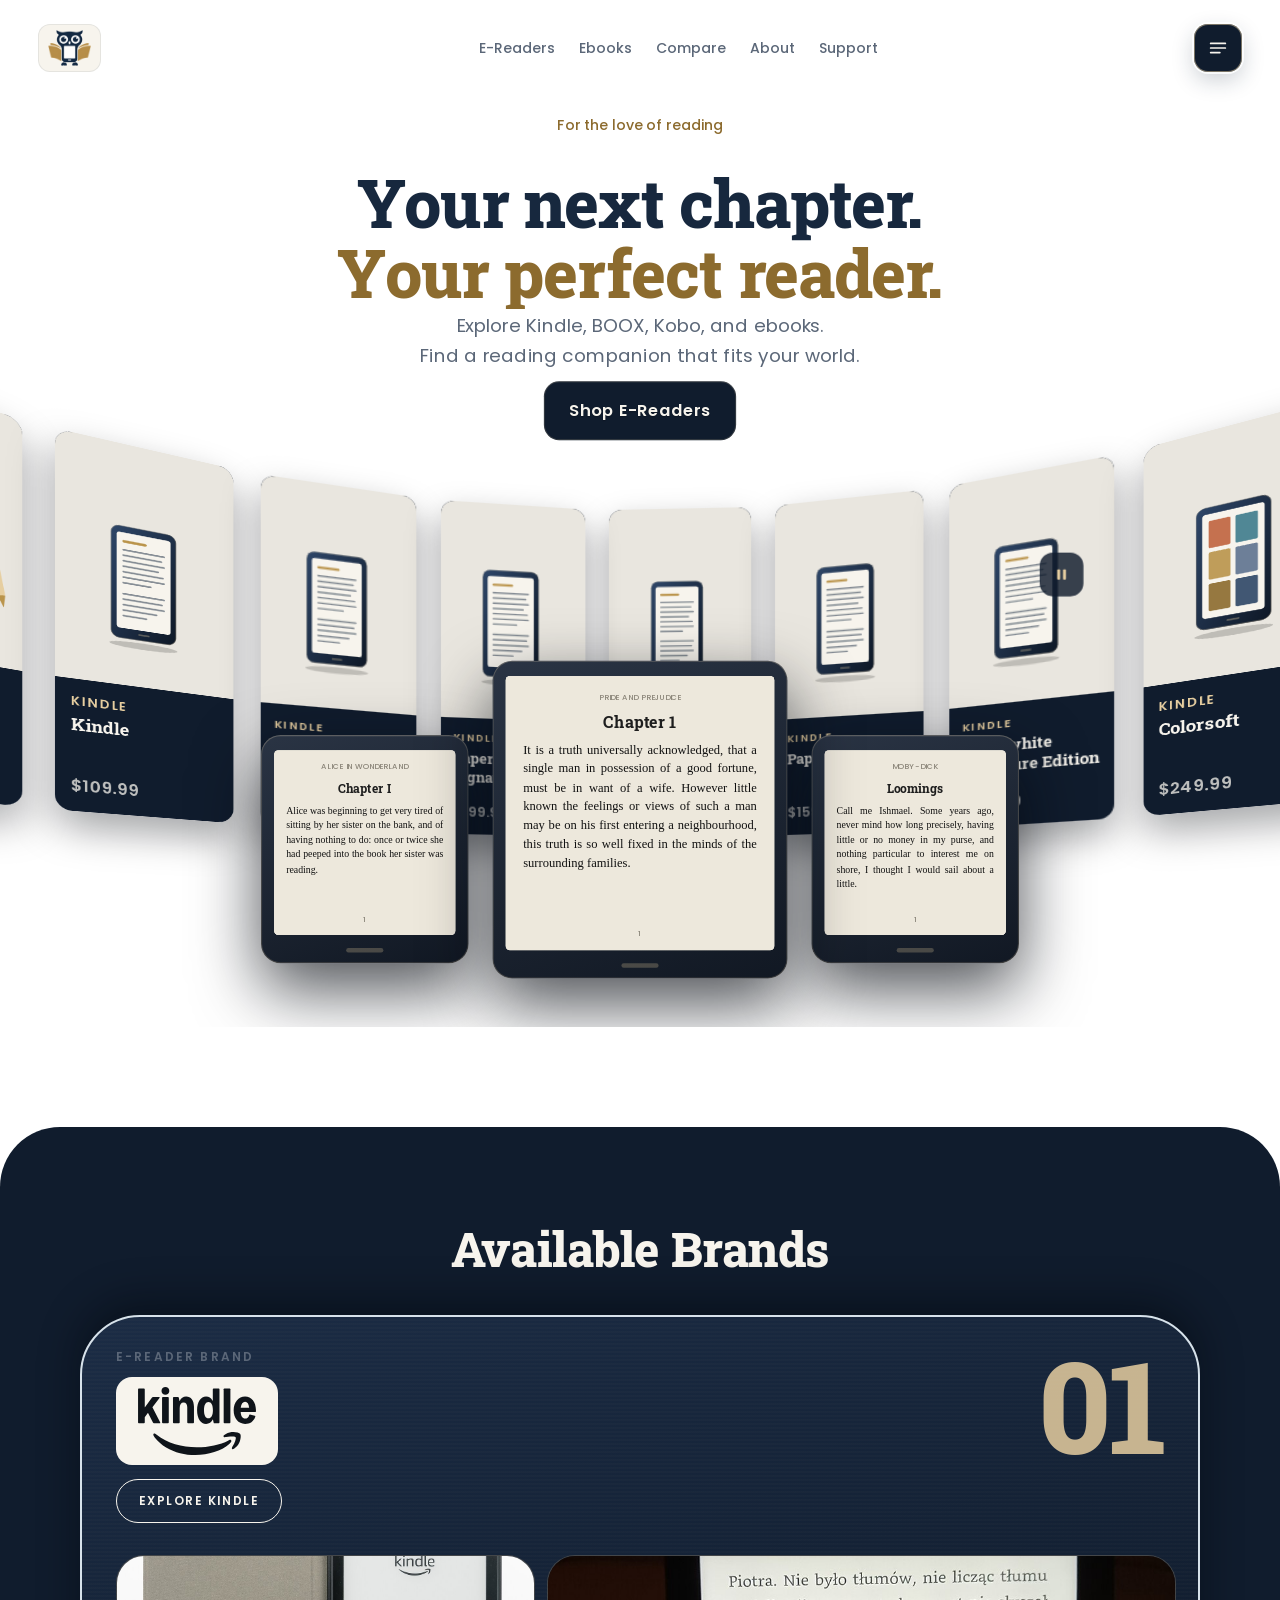
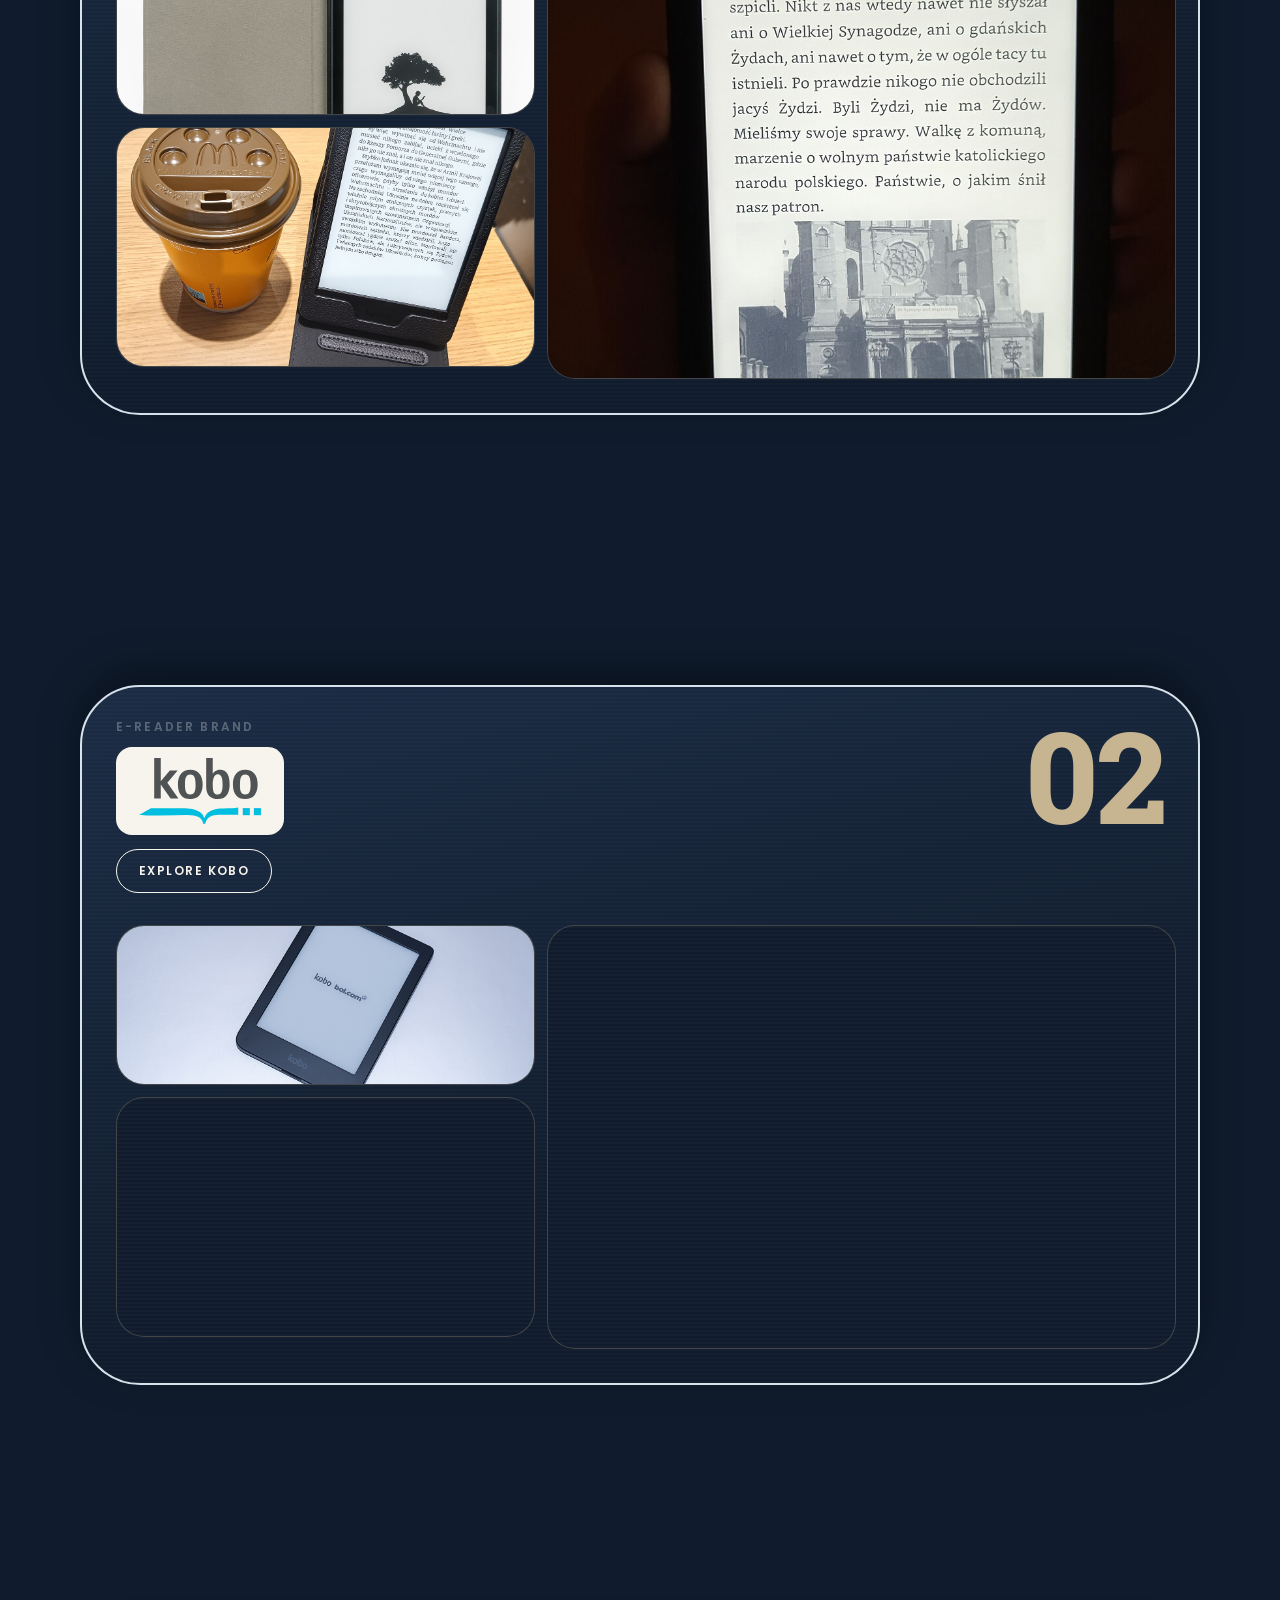
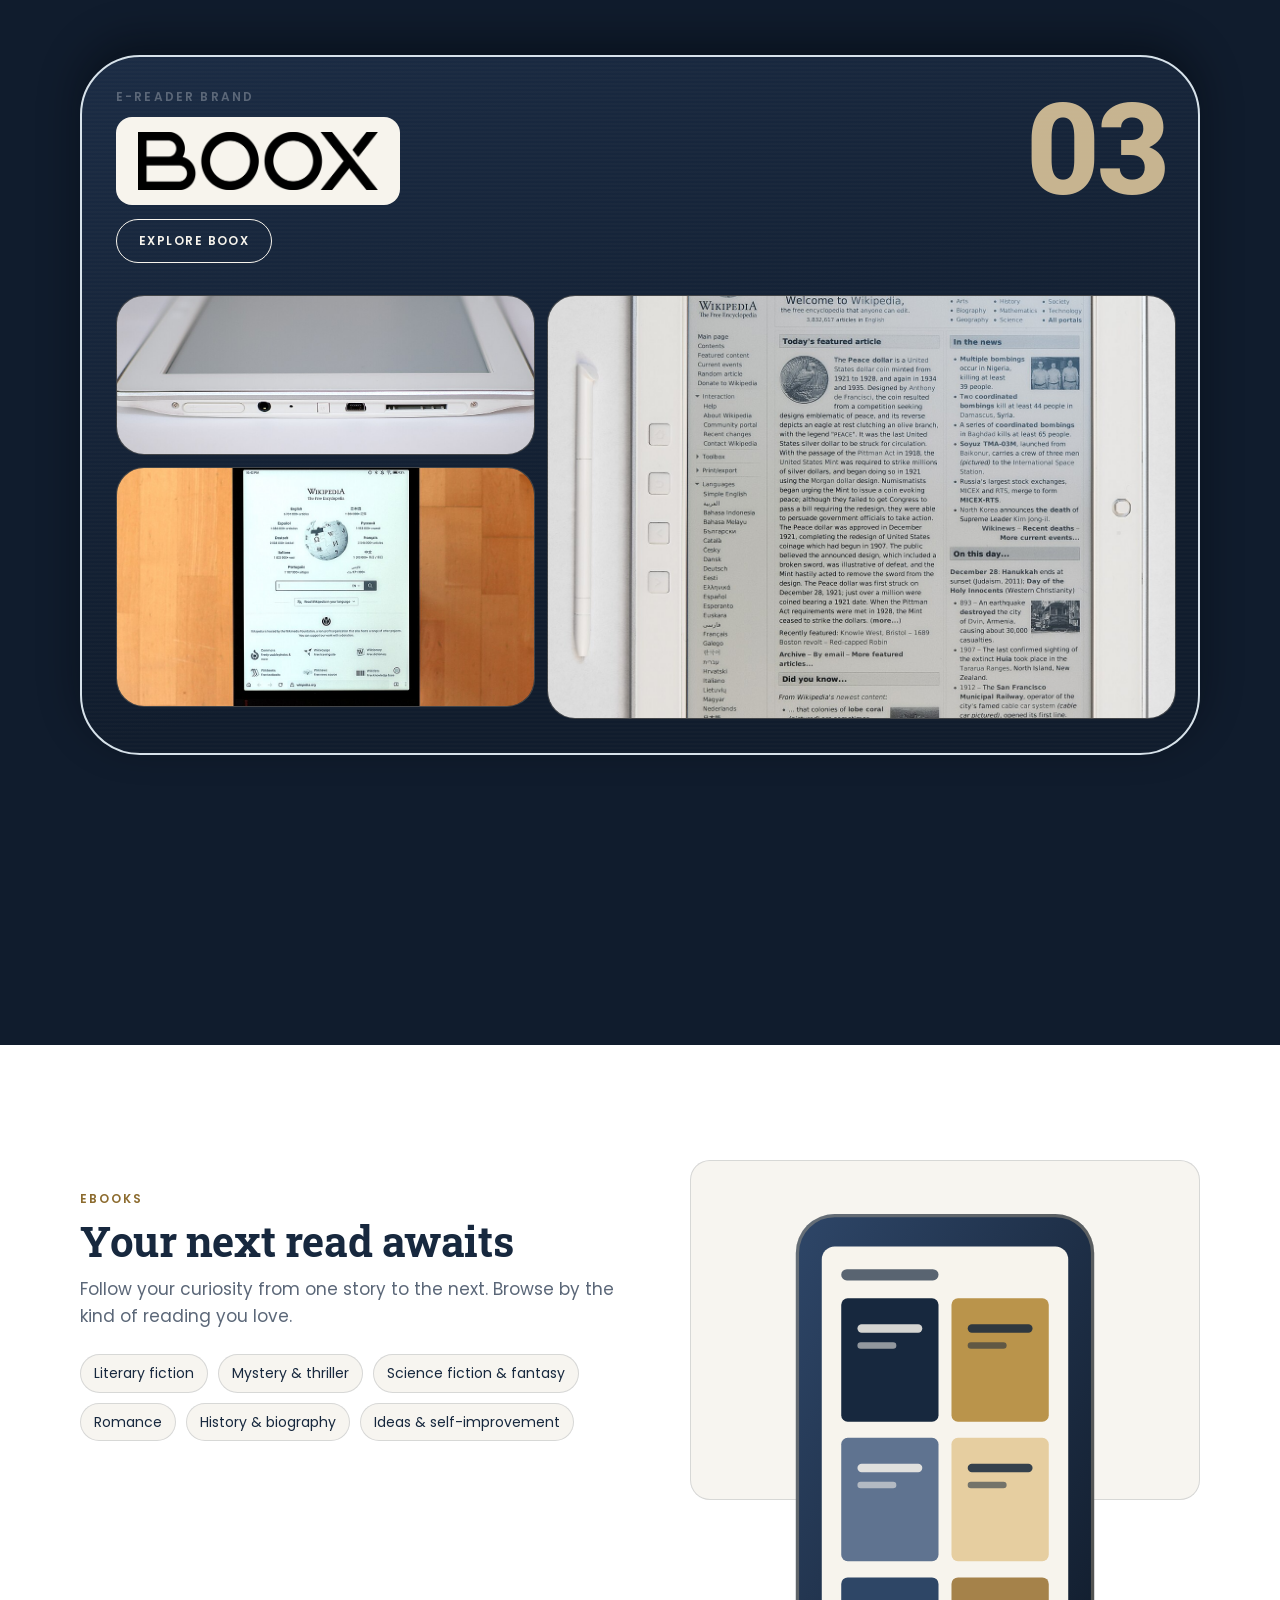
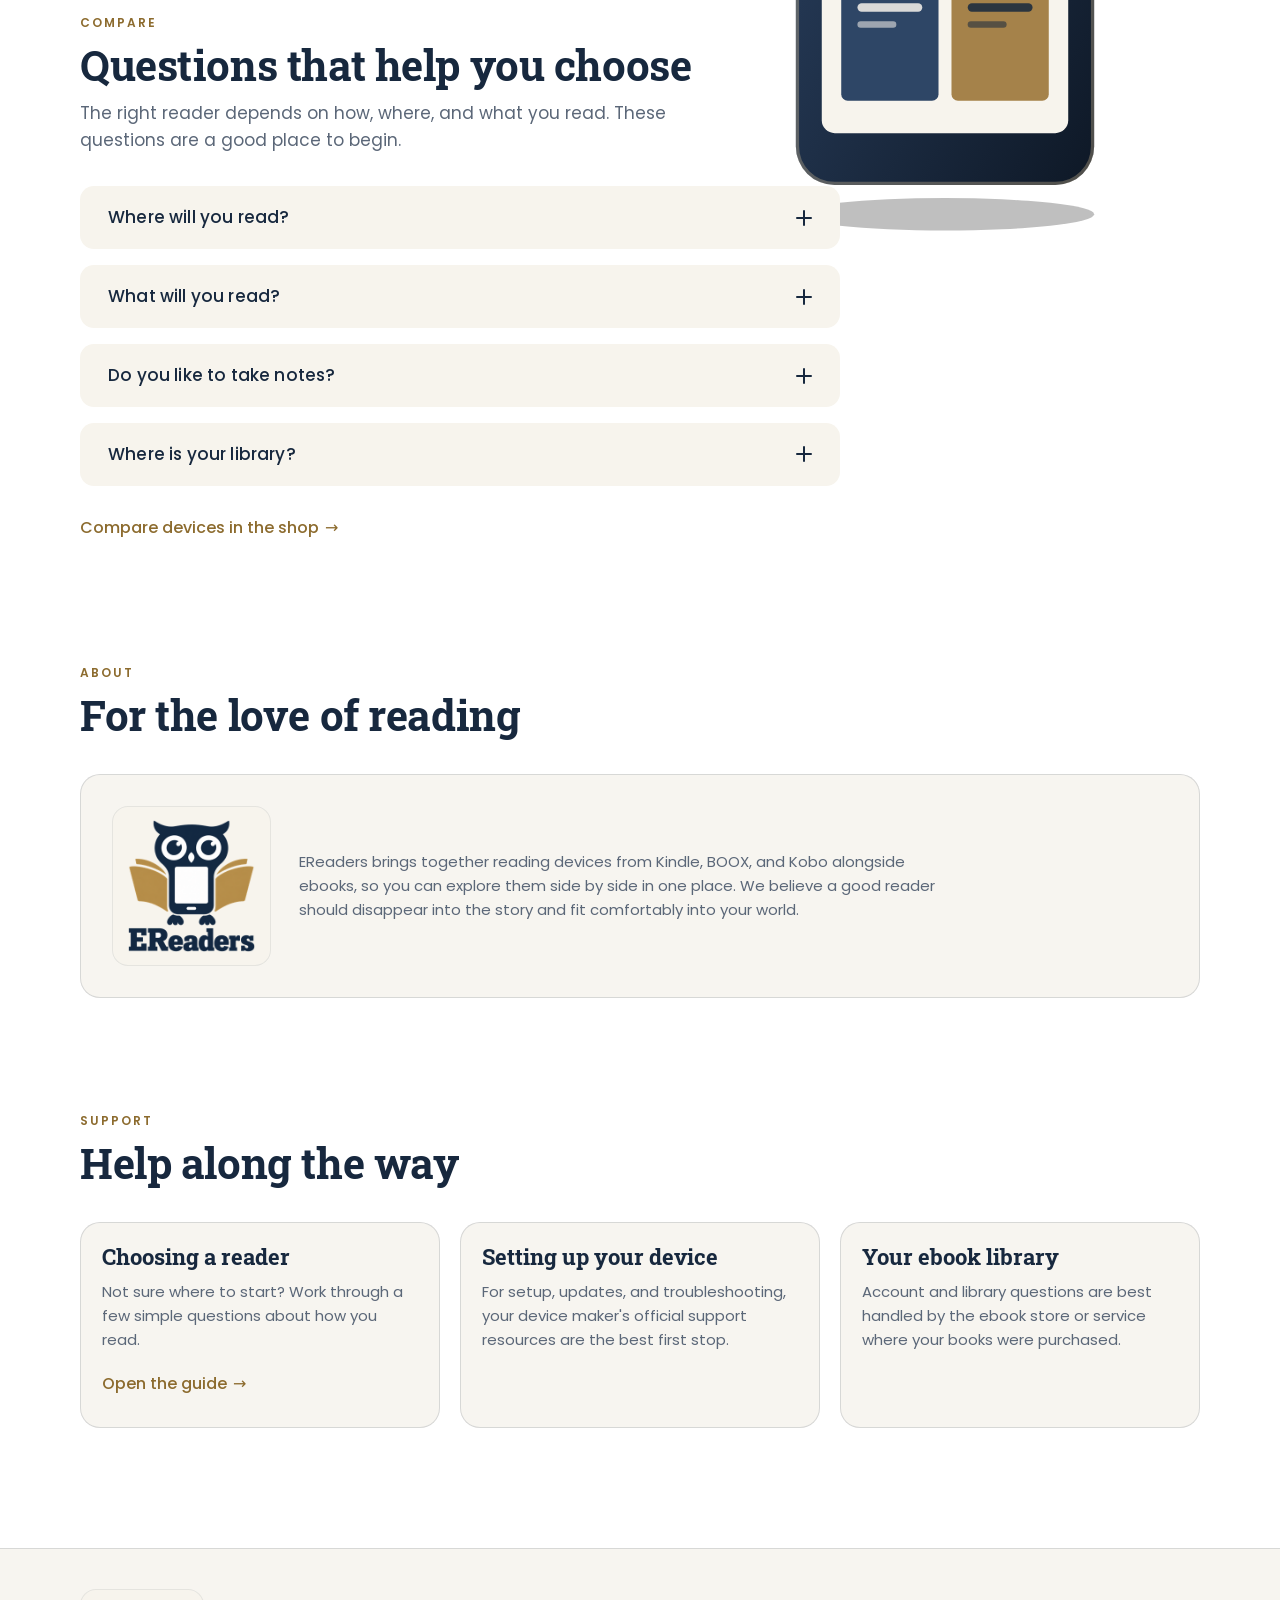
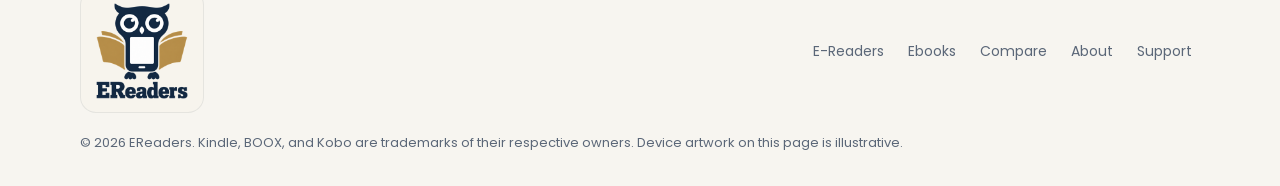
<file: index.html>
<!doctype html>
<html lang="en">
<head>
<meta charset="utf-8">
<title>EReaders — Find Your Next Reading Companion</title>
<meta name="viewport" content="width=device-width, initial-scale=1, viewport-fit=cover">
<meta name="description" content="Explore Kindle, BOOX, Kobo, and ebooks with EReaders. Find your next reading companion.">
<meta name="theme-color" content="#FFFFFF">
<link rel="icon" type="image/png" sizes="64x64" href="[data-uri]">
<link rel="preconnect" href="https://fonts.googleapis.com">
<link rel="preconnect" href="https://fonts.gstatic.com" crossorigin>
<link rel="stylesheet" href="https://fonts.googleapis.com/css2?family=Poppins:wght@400;500;600&family=Roboto+Slab:wght@700;800&display=swap">
<script>
  /* Entrance-animation gate + failsafe: content is always restored after 4s or on any script error. */
  (function (d) {
    var html = d.documentElement;
    html.classList.add('js');
    function done() { html.classList.add('intro-done'); }
    if (!window.matchMedia || !matchMedia('(prefers-reduced-motion: reduce)').matches) {
      html.classList.add('intro');
      setTimeout(done, 4000);
    }
    window.addEventListener('error', done);
  })(document);
</script>
<style>
  :root {
    --background: #FFFFFF;
    --navy: #17283E;
    --navy-deep: #101C2D;
    --gold: #BA944B;
    --gold-light: #E6CEA0;
    --ivory: #F7F4ED;
    --text: #17283E;
    --text-muted: #5B6778;
    --border: rgba(23, 40, 62, 0.14);

    --gold-ink: #8C6B2E;
    --serif: "Roboto Slab", Rockwell, "Rockwell Nova", Georgia, "Times New Roman", serif;
    --sans: Poppins, system-ui, -apple-system, "Segoe UI", Roboto, "Helvetica Neue", Arial, sans-serif;
    --k: 1;
    --safe-l: max(20px, env(safe-area-inset-left));
    --safe-r: max(20px, env(safe-area-inset-right));
    color-scheme: light;
  }

  /* ---------- Reset ---------- */
  *, *::before, *::after { margin: 0; padding: 0; box-sizing: border-box; }
  html { -webkit-text-size-adjust: 100%; scroll-behavior: smooth; }
  body {
    min-height: 100vh;
    background: var(--background);
    color: var(--text);
    font-family: var(--sans);
    font-size: 16px;
    line-height: 1.6;
    overflow-x: hidden;
    -webkit-font-smoothing: antialiased;
    text-rendering: optimizeLegibility;
  }
  @supports (overflow: clip) { body { overflow-x: clip; } }
  img, svg { display: block; max-width: 100%; }
  button { font: inherit; color: inherit; background: none; border: 0; cursor: pointer; }
  a { color: inherit; }
  ul { list-style: none; }
  [hidden] { display: none !important; }
  :focus-visible { outline: 2px solid var(--gold-light); outline-offset: 3px; }

  .skip-link {
    position: absolute; left: 16px; top: -60px; z-index: 1000;
    padding: 10px 16px; border-radius: 10px;
    background: var(--ivory); color: var(--navy); font-weight: 600; text-decoration: none;
  }
  .skip-link:focus { top: 16px; }

  /* ---------- Static background ---------- */
  .bg {
    position: fixed; inset: 0; z-index: 0; pointer-events: none;
    background: #FFFFFF;
  }
  .bg canvas { display: none; position: absolute; inset: 0; width: 100%; height: 100%; }
  .page { position: relative; z-index: 1; }

  /* ---------- Gold-lit buttons ---------- */
  .btn-lit {
    position: relative;
    display: inline-flex; align-items: center; justify-content: center;
    overflow: hidden;            /* mandatory: keeps the light bank inside the rounded shape */
    isolation: isolate;
    border-radius: 14px;
    background-color: var(--navy-deep);
    color: var(--ivory);
    font: 600 15px/1 var(--sans);
    letter-spacing: 0.01em;
    text-decoration: none;
    white-space: nowrap;
    text-shadow: 0 1px 1px rgba(8, 15, 25, 0.45);
    box-shadow:
      inset 0 0 0 1px rgba(230, 206, 160, 0.16),
      inset 0 1px 0 rgba(247, 244, 237, 0.07);
    transition: background-color 0.25s ease;
  }
  .btn-lit::before {
    content: "";
    position: absolute; left: 0; right: 0; bottom: 0;
    height: 18px;
    z-index: -1;
    background: linear-gradient(180deg,
      rgba(16, 28, 45, 0) 0%,
      rgba(72, 52, 24, 0.55) 28%,
      rgba(122, 92, 44, 0.85) 50%,
      rgba(186, 148, 75, 0.95) 70%,
      rgba(230, 206, 160, 1) 86%,
      #FBF1DC 100%);
    -webkit-mask-image: radial-gradient(120% 150% at 50% 100%, #000 55%, rgba(0, 0, 0, 0.5) 100%);
            mask-image: radial-gradient(120% 150% at 50% 100%, #000 55%, rgba(0, 0, 0, 0.5) 100%);
    transition: filter 0.25s ease;
  }
  .btn-lit:hover { background-color: #14243A; }
  .btn-lit:hover::before { filter: brightness(1.08) saturate(1.04); }
  .btn-lit:active::before { filter: brightness(0.94); }
  .btn-lit--nav::after {
    /* faint short highlight along the top edge (nav CTA only) */
    content: "";
    position: absolute; top: 0; left: 28%; right: 28%; height: 1px;
    background: linear-gradient(90deg, transparent, rgba(247, 244, 237, 0.42), transparent);
  }
  .btn-sm { height: 40px; padding: 0 18px; border-radius: 11px; font-size: 13.5px; }
  .btn-sm::before { height: 14px; }

  /* ---------- Logo tile ----------
     Approved EReaders owl logo (outer white background cleared, artwork unaltered),
     always presented on an ivory brand tile at its native aspect ratio. */
  .logo-tile {
    display: inline-flex; align-items: center; justify-content: center;
    padding: 6px 10px;
    border-radius: 12px;
    background: var(--ivory);
    box-shadow: inset 0 0 0 1px rgba(23, 40, 62, 0.08);
    flex: none;
  }
  .logo-tile img { display: block; height: 36px; width: auto; max-width: none; }
  .logo-tile--full { padding: 14px 16px; border-radius: 16px; }
  .logo-tile--full img { height: 96px; }

  /* ---------- Header / navigation ---------- */
  .site-header {
    position: absolute; left: 50%; top: 0; z-index: 400;
    width: 758px; height: 64px;
    translate: -50% calc(12px * var(--k));
    scale: var(--k);
    transform-origin: 50% 0;
  }
  .nav {
    position: relative;
    height: 100%;
    display: flex; align-items: center; justify-content: space-between; gap: 14px;
    padding: 0 10px 0 12px;
    border-radius: 20px;
    background: rgba(16, 28, 45, 0.78);
    box-shadow: inset 0 0 0 1px var(--border), 0 12px 32px rgba(4, 8, 14, 0.35);
    -webkit-backdrop-filter: blur(14px) saturate(1.1);
            backdrop-filter: blur(14px) saturate(1.1);
  }
  .brand { display: inline-flex; border-radius: 11px; text-decoration: none; flex: none; }
  .brand:hover .logo-tile { box-shadow: inset 0 0 0 1px rgba(186, 148, 75, 0.55); }
  .nav-menu { display: flex; align-items: center; flex: 1; gap: 12px; }
  .nav-links { display: flex; gap: 2px; margin: 0 auto; }
  .nav-links a {
    position: relative; display: flex; align-items: center;
    padding: 8px 11px; border-radius: 10px;
    font: 500 14px/1.2 var(--sans);
    color: var(--text-muted);
    text-decoration: none;
    transition: color 0.2s ease, background-color 0.2s ease;
  }
  .nav-links a::after {
    content: ""; position: absolute; left: 11px; right: 11px; bottom: 3px; height: 1px;
    background: var(--gold); scale: 0 1; transition: scale 0.25s ease;
  }
  .nav-links a:hover, .nav-links a:focus-visible { color: var(--ivory); background: rgba(230, 206, 160, 0.06); }
  .nav-links a:hover::after, .nav-links a:focus-visible::after { scale: 1 1; }
  .btn-nav { height: 44px; padding: 0 20px; border-radius: 13px; font-size: 14px; flex: none; }
  .menu-toggle { display: none; }

  /* ---------- Hero + scaled design stage (1172 × 657) ---------- */
  .hero { position: relative; height: var(--hero-h, 100vh); overflow: hidden; isolation: isolate; }
  .hero::before {
    content: ""; position: absolute; inset: 0; z-index: 0; pointer-events: none;
    background:
      radial-gradient(70% 42% at 50% 100%, rgba(186, 148, 75, 0.20) 0%, rgba(186, 148, 75, 0.07) 45%, rgba(186, 148, 75, 0) 75%),
      linear-gradient(180deg, rgba(8, 15, 25, 0) 55%, rgba(16, 28, 45, 0.55) 100%);
  }
  .stage {
    position: absolute; left: 50%; top: 0; z-index: 1;
    width: 1172px; height: 657px;
    translate: -50% 0;
    scale: var(--k);
    transform-origin: 50% 0;
  }

  .hero-copy {
    position: absolute; left: 0; top: 95px; z-index: 300;
    width: 1172px;
    display: flex; flex-direction: column; align-items: center;
    text-align: center;
    pointer-events: none;
  }
  .hero-copy > * { pointer-events: auto; }

  /* Precision component A — badge */
  .badge {
    position: relative;
    width: 250px; height: 39px;
    border-radius: 12px;
    display: flex; align-items: center;
    padding: 0 12px 0 45px;
    background: rgba(16, 28, 45, 0.72);
    box-shadow: inset 0 0 0 1px rgba(230, 206, 160, 0.2);
    font: 500 13px/1 var(--sans);
    color: var(--gold-light);
    letter-spacing: 0.01em;
    white-space: nowrap;
    text-align: left;
  }
  .badge-icon {
    position: absolute; left: 4px; top: 4px;
    width: 29px; height: 29px;
    border-radius: 8px;
    display: grid; place-items: center;
    color: var(--ivory);
    background: linear-gradient(145deg, #24395A 0%, #17283E 48%, #75603A 100%);
    box-shadow: inset 0 0 0 1px rgba(230, 206, 160, 0.22);
  }

  .hero-title {
    margin-top: 22px;
    max-width: 780px;
    font-family: var(--serif);
    font-weight: 800;
    font-size: max(60px, calc(30px / var(--k)));
    line-height: 1;
    letter-spacing: -0.015em;
    color: var(--ivory);
  }
  .hero-title .line { display: block; overflow: hidden; padding-bottom: 0.06em; }
  .hero-title .line-inner { display: block; }
  .hero-title .line--2 .line-inner { color: var(--gold-light); }

  .hero-sub {
    margin-top: 2px;
    max-width: 660px;
    font-size: max(17px, calc(14px / var(--k)));
    line-height: 1.55;
    color: var(--text-muted);
  }
  .hero-sub span { display: block; }
  .btn-hero { margin-top: 11px; width: 176px; height: 54px; }

  /* True 3D carousel ring */
  .ring-wrap { position: absolute; left: 0; top: 0; width: 1172px; height: 657px; z-index: 5; }
  .ring {
    position: absolute; inset: 0;
    perspective: 891px;
    perspective-origin: 586px 918px;
    pointer-events: none;
  }
  .card {
    position: absolute; left: 521px; top: 466px;   /* centered at x 586, y 616 */
    width: 130px; height: 300px;
    border-radius: 12px;
    overflow: hidden;
    display: flex; flex-direction: column;
    backface-visibility: hidden;
    will-change: transform;
    box-shadow: inset 0 0 0 1px var(--border), 0 14px 30px rgba(3, 6, 12, 0.35);
    color: var(--ivory);
  }
  .card--device { background: var(--navy-deep); }
  .card-photo { flex: none; height: 195px; overflow: hidden; background: #E9E6DF; }
  .card-photo img { width: 100%; height: 100%; padding: 14px 10px 6px; object-fit: contain; }
  .card-text { flex: 1; display: flex; flex-direction: column; gap: 5px; padding: 12px 11px 14px; }
  .card-eyebrow { font: 600 9.5px/1.2 var(--sans); letter-spacing: 0.14em; text-transform: uppercase; color: var(--gold-light); }
  .card-line { font: 700 13px/1.25 var(--serif); color: var(--ivory); }
  .card-price { margin-top: auto; font: 600 12px/1 var(--sans); color: rgba(247, 244, 237, 0.75); }

  .motion-toggle {
    position: absolute; right: 180px; top: 506px; z-index: 2;
    width: 40px; height: 40px;
    border-radius: 12px;
    display: grid; place-items: center;
    color: var(--gold-light);
    background: rgba(16, 28, 45, 0.82);
    box-shadow: inset 0 0 0 1px var(--border);
    transition: background-color 0.2s ease, color 0.2s ease;
  }
  .motion-toggle:hover { background: #17283E; color: var(--ivory); }
  .motion-toggle svg { width: 16px; height: 16px; }
  .motion-toggle .icon-play { display: none; }
  .motion-toggle[aria-pressed="true"] .icon-play { display: block; }
  .motion-toggle[aria-pressed="true"] .icon-pause { display: none; }

  /* ---------- Foreground e-readers turning pages (decorative, inert) ---------- */
  .store { position: absolute; left: 165px; top: 605px; z-index: 100; width: 842px; user-select: none; }
  .readers { display: flex; align-items: flex-end; justify-content: center; gap: 22px; }
  .reader { position: relative; padding: 14px 12px 26px; border-radius: 18px; background: linear-gradient(160deg, #2A3444, #111823); box-shadow: inset 0 0 0 1px rgba(230,206,160,.2), inset 0 1px 0 rgba(255,255,255,.08), 0 24px 60px rgba(4,9,16,.7); }
  .reader::after { content: ""; position: absolute; left: 50%; bottom: 10px; width: 34px; height: 4px; margin-left: -17px; border-radius: 4px; background: rgba(230,206,160,.25); }
  .reader--main { width: 270px; z-index: 2; }
  .reader--side { width: 190px; margin-bottom: 14px; }
  .reader-screen { position: relative; aspect-ratio: 1 / 1.02; border-radius: 4px; overflow: hidden; background: #EDE8DC; }
  .reader-page { position: absolute; inset: 0; display: flex; flex-direction: column; padding: 16px 16px 12px; background: #EDE8DC; color: #111; font: 400 11.5px/1.5 Georgia, "Times New Roman", serif; text-align: justify; hyphens: auto; }
  .reader--side .reader-page { font-size: 9px; padding: 11px; -webkit-font-smoothing: antialiased; }
  .reader-meta { font: 500 7px/1 var(--sans); letter-spacing: .08em; text-transform: uppercase; color: #8A8478; text-align: center; margin-bottom: 10px; }
  .reader-page b { font: 700 15px/1.2 var(--serif); text-align: center; margin-bottom: 8px; color: #1E1E1E; }
  .reader--side .reader-page b { font-size: 11px; }
  .reader-page p { margin: 0; flex: 1; overflow: hidden; }
  .reader-num { font: 500 7px/1 var(--sans); color: #8A8478; text-align: center; margin-top: 6px; }
  .reader-flip { position: absolute; inset: 0; transform-origin: 0 50%; animation: page-turn 7s cubic-bezier(.55,.05,.35,1) infinite; }
  .reader-flip .reader-page { box-shadow: none; }
  .reader:nth-child(1) .reader-flip { animation-delay: -2.3s; }
  .reader:nth-child(3) .reader-flip { animation-delay: -4.6s; }
  @keyframes page-turn {
    0%, 45% { transform: none; opacity: 1; }
    46% { transform: perspective(900px) rotateY(0deg); opacity: 1; }
    62% { transform: perspective(900px) rotateY(-100deg); opacity: 1; }
    63%, 70% { transform: perspective(900px) rotateY(-100deg); opacity: 0; }
    71%, 90% { transform: none; opacity: 0; }
    100% { transform: none; opacity: 1; }
  }
  @media (prefers-reduced-motion: reduce) { .reader-flip { animation: none; opacity: 0; } }

  /* ---------- Content sections ---------- */
  .section { position: relative; padding: clamp(72px, 9vw, 116px) var(--safe-r) 0 var(--safe-l); }
  .container { max-width: 1120px; margin: 0 auto; }
  .section-eyebrow { font: 600 12px/1.3 var(--sans); letter-spacing: 0.16em; text-transform: uppercase; color: var(--gold); }
  .section-title { margin-top: 10px; font: 700 clamp(28px, 4vw, 42px)/1.12 var(--serif); letter-spacing: -0.01em; text-wrap: balance; }
  .section-lead { margin-top: 12px; max-width: 640px; font-size: clamp(15px, 1.6vw, 17px); color: var(--text-muted); }
  .grid-3 { display: grid; grid-template-columns: repeat(3, 1fr); gap: 20px; margin-top: 36px; }
  .grid-4 { display: grid; grid-template-columns: repeat(4, 1fr); gap: 18px; margin-top: 36px; }
  .panel {
    display: flex; flex-direction: column; gap: 10px;
    padding: 22px; border-radius: 20px;
    background: linear-gradient(180deg, rgba(23, 40, 62, 0.72) 0%, rgba(16, 28, 45, 0.72) 100%);
    box-shadow: inset 0 0 0 1px var(--border);
  }
  .panel-art {
    height: 190px; padding: 18px; margin-bottom: 6px; border-radius: 14px;
    background: radial-gradient(80% 80% at 50% 100%, rgba(186, 148, 75, 0.18) 0%, rgba(186, 148, 75, 0) 70%), rgba(8, 15, 25, 0.45);
  }
  .panel-art img { width: 100%; height: 100%; object-fit: contain; }
  .panel h3 { font: 700 22px/1.2 var(--serif); }
  .panel p { color: var(--text-muted); font-size: 15px; }
  .panel .btn-lit { align-self: flex-start; margin-top: auto; }
  .panel-num { font: 700 14px/1 var(--serif); color: var(--gold); }
  .text-link {
    display: inline-flex; align-items: center; gap: 6px; min-height: 44px;
    color: var(--gold-light); font-weight: 500; text-decoration: none;
    background: linear-gradient(var(--gold), var(--gold)) 0 calc(100% - 10px) / 0 1px no-repeat;
    transition: background-size 0.25s ease, color 0.2s ease;
  }
  .text-link:hover, .text-link:focus-visible { color: var(--ivory); background-size: 100% 1px; }
  .split { display: grid; grid-template-columns: 1.1fr 1fr; gap: 48px; align-items: center; }
  .chips { display: flex; flex-wrap: wrap; gap: 10px; margin: 24px 0 28px; }
  .chips li { padding: 8px 14px; border-radius: 999px; font-size: 14px; color: var(--ivory); background: rgba(23, 40, 62, 0.8); box-shadow: inset 0 0 0 1px var(--border); }
  .feature-art { height: 340px; padding: 28px; }
  .about-card { display: grid; grid-template-columns: auto 1fr; gap: 28px; align-items: center; margin-top: 36px; padding: 32px; }
  .about-card .logo-tile--full img { height: 132px; }

  .site-footer { position: relative; margin-top: clamp(80px, 10vw, 120px); padding: 40px var(--safe-r) calc(32px + env(safe-area-inset-bottom)) var(--safe-l); border-top: 1px solid var(--border); background: rgba(8, 15, 25, 0.6); }
  .footer-inner { max-width: 1120px; margin: 0 auto; display: flex; flex-wrap: wrap; align-items: center; justify-content: space-between; gap: 20px 32px; }
  .footer-links { display: flex; flex-wrap: wrap; gap: 4px 8px; }
  .footer-links a { display: inline-flex; align-items: center; min-height: 44px; padding: 0 8px; border-radius: 8px; color: var(--text-muted); text-decoration: none; font-size: 14px; }
  .footer-links a:hover, .footer-links a:focus-visible { color: var(--ivory); text-decoration: underline; text-decoration-color: var(--gold); text-underline-offset: 5px; }
  .footer-note { width: 100%; font-size: 13px; color: var(--text-muted); }

  /* ---------- Available Brands: scroll-stacking cards ---------- */
  .brands-section {
    position: relative;
    margin-top: clamp(64px, 8vw, 100px);
    padding: clamp(56px, 9vw, 96px) var(--safe-r) clamp(64px, 10vw, 110px) var(--safe-l);
    background: var(--navy-deep);
    border-radius: 40px 40px 0 0;
    overflow-x: clip;
    --stack-top: 128px;   /* sticky top of the first card */
    --stack-step: 28px;   /* extra offset per card so earlier cards peek above */
  }
  .brands-title {
    max-width: 900px; margin: 0 auto clamp(48px, 8vw, 88px);
    font: 800 clamp(32px, 5.2vw, 56px)/1.08 var(--serif);
    letter-spacing: -0.01em; color: var(--ivory); text-align: center;
  }
  /* All cards are sticky inside this one container, so an earlier card stays pinned
     while the next card scrolls up and covers it. */
  .brand-stack { position: relative; max-width: 1120px; margin: 0 auto; display: flex; flex-direction: column; }
  .brand-spacer { display: none; }
  .brand-card {
    position: relative;
    margin-bottom: 20px;
    border: 2px solid #D7E2EA;
    border-radius: 40px;
    padding: clamp(20px, 3vw, 34px);
    background:
      repeating-linear-gradient(0deg, rgba(230, 206, 160, 0.02) 0 2px, transparent 2px 4px),
      linear-gradient(165deg, #1B2C45 0%, #101C2D 70%);
    color: var(--ivory);
    transform-origin: top center;
    box-shadow: 0 -14px 40px rgba(3, 6, 12, 0.45);
  }
  @media (min-width: 640px) {
    .brands-section { border-radius: 50px 50px 0 0; }
    .brand-card { border-radius: 50px; }
  }
  @media (min-width: 768px) {
    .brands-section { border-radius: 60px 60px 0 0; }
    .brand-card { border-radius: 60px; }
  }
  /* Sticky stacking only where a whole pinned card fits on screen. */
  @media (min-width: 701px) and (min-height: 680px) {
    /* Heading stays pinned above the card stack (cards pin at --stack-top, below it). */
    .brands-title { position: sticky; top: 40px; z-index: 0; margin-bottom: clamp(24px, 4vw, 40px); font-size: clamp(32px, 4.4vw, 48px); }
    .brand-card {
      position: sticky;
      top: calc(var(--stack-top) + var(--i, 0) * var(--stack-step));
      margin-bottom: 0;             /* a sticky card's margin would make it release early */
      will-change: transform;
    }
    /* Spacers (not margins) set the scroll distance between cards: they lengthen the
       shared container without shortening how long each card may stay pinned. */
    .brand-spacer { display: block; height: 30vh; flex: none; }
    .brand-spacer--end { height: 20vh; }
    /* Content fades out as the next card covers it, so only clean card edges peek out. */
    .brand-card > .brand-card-top, .brand-card > .brand-gallery { opacity: calc(1 - var(--covered, 0)); }
    /* Gallery rows shrink with viewport height so the pinned card never overflows it. */
    .brand-card .brand-gallery-left {
      grid-template-rows:
        min(clamp(130px, 16vw, 230px), max(90px, calc((100vh - 500px) * 0.4)))
        min(clamp(160px, 22vw, 340px), max(120px, calc((100vh - 500px) * 0.6)));
    }
  }
  .brand-card-top { display: flex; flex-wrap: wrap; justify-content: space-between; align-items: flex-start; gap: 20px 28px; margin-bottom: clamp(20px, 3vw, 32px); }
  .brand-card-heading { display: flex; flex-direction: column; align-items: flex-start; gap: 14px; }
  .brand-card-category { font: 600 12px/1 var(--sans); letter-spacing: 0.18em; text-transform: uppercase; color: var(--text-muted); }
  .brand-card-name { font: 800 clamp(28px, 4vw, 48px)/1.05 var(--serif); letter-spacing: -0.01em; }
  /* Official brand logos on an ivory tile so dark and light logos both stay legible. */
  .brand-logo { display: inline-flex; align-items: center; height: clamp(64px, 7vw, 88px); padding: 10px 22px; border-radius: 16px; background: var(--ivory); }
  .brand-logo img { display: block; height: 100%; width: auto; max-width: min(240px, 50vw); object-fit: contain; }
  .brand-logo--invert img { filter: invert(1); } /* BOOX supplies a white logo */
  .brand-card-btn {
    display: inline-flex; align-items: center; min-height: 44px; padding: 0 22px;
    border: 1px solid var(--ivory); border-radius: 999px;
    font: 600 12px/1 var(--sans); letter-spacing: 0.12em; text-transform: uppercase;
    color: var(--ivory); text-decoration: none;
    transition: color 0.2s ease, border-color 0.2s ease, background-color 0.2s ease;
  }
  .brand-card-btn:hover, .brand-card-btn:focus-visible { color: var(--navy-deep); background: var(--gold-light); border-color: var(--gold-light); }
  .brand-card-number {
    flex: none; font: 800 clamp(3rem, 10vw, 140px)/0.85 var(--serif);
    color: rgba(230, 206, 160, 0.85); letter-spacing: -0.02em;
  }
  .brand-credits { margin: 24px auto 0; max-width: 1100px; text-align: center; font: 400 12px/1.5 var(--sans); color: rgba(183,189,199,.7); }
  .brand-credits a { color: inherit; text-decoration: underline; }
  .brand-gallery { display: grid; grid-template-columns: 40% 60%; gap: 12px; }
  .brand-gallery-left { display: grid; grid-template-rows: clamp(130px, 16vw, 230px) clamp(160px, 22vw, 340px); gap: 12px; }
  .brand-gallery-cell {
    position: relative; overflow: hidden;
    border: 1px solid rgba(230, 206, 160, 0.22);
    border-radius: 28px;
    background:
      repeating-linear-gradient(0deg, rgba(230, 206, 160, 0.025) 0 2px, transparent 2px 4px),
      var(--navy-deep);
  }
  .brand-gallery-right { grid-column: 2; grid-row: 1 / 3; }
  .brand-gallery-cell img { position: absolute; inset: 0; width: 100%; height: 100%; object-fit: cover; }
  .brand-gallery-placeholder { position: absolute; inset: 0; display: flex; flex-direction: column; align-items: center; justify-content: center; gap: 8px; color: rgba(183, 189, 199, 0.6); }
  .brand-gallery-placeholder svg { width: 30px; height: 30px; }
  .brand-gallery-placeholder span { font: 500 11.5px/1 var(--sans); letter-spacing: 0.04em; }

  @media (max-width: 700px) {
    .brand-card { border-radius: 30px; }
    .brand-card-top { flex-direction: column; align-items: flex-start; gap: 16px; }
    .brand-card-number { font-size: clamp(2.4rem, 16vw, 4.5rem); }
    .brand-gallery { grid-template-columns: 1fr; }
    .brand-gallery-left { grid-template-rows: none; }
    .brand-gallery-right { grid-column: 1; grid-row: auto; height: clamp(160px, 40vw, 260px); }
  }

  /* ---------- Tablet: 701–1080 ---------- */
  @media (max-width: 1080px) {
    .menu-toggle {
      display: inline-grid; place-items: center; flex: none;
      width: 44px; height: 44px; border-radius: 12px;
      color: var(--ivory); box-shadow: inset 0 0 0 1px var(--border);
      transition: background-color 0.2s ease;
    }
    .menu-toggle:hover { background: rgba(230, 206, 160, 0.08); }
    .menu-toggle .icon-close { display: none; }
    .nav.is-open .menu-toggle .icon-close { display: block; }
    .nav.is-open .menu-toggle .icon-open { display: none; }
    .nav-menu {
      display: none;
      position: absolute; top: calc(100% + 8px); right: 0;
      width: min(300px, 100%);
      flex-direction: column; align-items: stretch; gap: 10px;
      padding: 10px; border-radius: 18px;
      background: rgba(16, 28, 45, 0.98);
      box-shadow: inset 0 0 0 1px var(--border), 0 24px 48px rgba(4, 8, 14, 0.5);
    }
    .nav.is-open .nav-menu { display: flex; }
    .nav-links { flex-direction: column; margin: 0; gap: 2px; }
    .nav-links a { min-height: 44px; padding: 10px 14px; font-size: 15px; }
    .nav-links a::after { display: none; }
    .btn-nav { width: 100%; height: 48px; }
  }
  @media (min-width: 701px) and (max-width: 1080px) {
    /* Unscaled nav whose width tracks the stage scale, so 1080 ↔ 1081 lines up. */
    .site-header {
      top: 12px; translate: -50% 0; scale: none;
      width: min(calc(100% - 32px), max(440px, calc(758px * var(--k))));
      height: 60px;
    }
    .badge { width: auto; min-width: 250px; padding-right: 14px; font-size: max(13px, calc(11px / var(--k))); }
    .btn-hero { width: auto; min-width: 176px; padding: 0 26px; height: max(54px, calc(44px / var(--k))); font-size: max(15px, calc(13px / var(--k))); }
    .motion-toggle { width: max(40px, calc(44px / var(--k))); height: max(40px, calc(44px / var(--k))); }
    .grid-4 { grid-template-columns: repeat(2, 1fr); }
  }

  /* ---------- Phone: ≤700 — real flow layout ---------- */
  @media (max-width: 700px) {
    .site-header {
      position: relative; left: auto; top: auto; translate: none; scale: none;
      width: auto; height: 60px;
      margin: calc(12px + env(safe-area-inset-top)) var(--safe-r) 0 var(--safe-l);
    }
    .nav-menu { width: 100%; }
    .brand .logo-tile img { height: 34px; }
    .about-card .logo-tile--full { justify-self: start; }
    .about-card .logo-tile--full img { height: 110px; }
    .btn-sm { height: 44px; }

    .hero { height: auto; overflow: visible; }
    .stage {
      position: relative; left: auto; top: auto; translate: none; scale: none;
      width: auto; height: auto;
      display: flex; flex-direction: column;
      padding: 36px var(--safe-r) 0 var(--safe-l);
    }
    .hero-copy { position: static; width: auto; order: 1; }
    .badge { width: auto; max-width: 100%; padding-right: 14px; font-size: 13px; }
    .hero-title { margin-top: 22px; font-size: clamp(32px, 9.6vw, 40px); line-height: 1.08; }
    .hero-title .line-inner { text-wrap: balance; }
    .hero-sub { margin-top: 14px; font-size: 15px; text-wrap: balance; }
    .hero-sub span { display: inline; }
    .btn-hero { margin-top: 24px; width: auto; min-width: 176px; padding: 0 26px; height: 54px; }

    .ring-wrap {
      --ms: 0.5;
      position: relative; left: auto; top: auto; order: 2;
      width: auto; height: 300px;
      margin: 28px calc(-1 * var(--safe-r)) 0 calc(-1 * var(--safe-l));
      overflow: hidden;
      -webkit-mask-image: linear-gradient(90deg, transparent 0, #000 12%, #000 88%, transparent 100%);
              mask-image: linear-gradient(90deg, transparent 0, #000 12%, #000 88%, transparent 100%);
    }
    .ring {
      inset: auto; left: 50%; top: calc(100px - 466px * var(--ms));
      width: 1172px; height: 657px; margin-left: -586px;
      scale: var(--ms); transform-origin: 586px 0;
    }
    .motion-toggle { right: 12%; top: 16px; width: 44px; height: 44px; }

    .store { position: relative; left: auto; top: auto; order: 3; width: auto; margin-top: -64px; }
    .readers { gap: 10px; padding: 0 8px; }
    .reader--main { width: 46%; } .reader--side { width: 30%; }
    .reader-page { font-size: 7px; padding: 10px 9px; } .reader-page b { font-size: 10px; }

    .section-title { font-size: clamp(26px, 7.4vw, 32px); }
    .grid-3, .grid-4, .split { grid-template-columns: 1fr; }
    .split { gap: 28px; }
    .feature-art { height: 240px; }
    .about-card { grid-template-columns: 1fr; padding: 24px; }
  }
  @media (min-width: 480px) and (max-width: 700px) {
    .ring-wrap { --ms: 0.6; height: 330px; }
  }

  /* ---------- Entrance sequence (runs once; individual translate/scale only) ---------- */
  @media (prefers-reduced-motion: no-preference) {
    .intro:not(.intro-done) .nav          { animation: settle 0.8s cubic-bezier(0.2, 0.7, 0.2, 1) 0s both; }
    .intro:not(.intro-done) .badge        { animation: rise 0.7s cubic-bezier(0.2, 0.7, 0.2, 1) 0.2s both; }
    .intro:not(.intro-done) .line-inner   { animation: lineUp 0.9s cubic-bezier(0.2, 0.75, 0.15, 1) 0.32s both; }
    .intro:not(.intro-done) .line--2 .line-inner { animation-delay: 0.44s; }
    .intro:not(.intro-done) .hero-sub     { animation: fade 0.8s ease 0.7s both; }
    .intro:not(.intro-done) .btn-hero     { animation: rise 0.7s cubic-bezier(0.2, 0.7, 0.2, 1) 0.85s both; }
    .intro:not(.intro-done) .ring         { animation: ringRise 1.2s cubic-bezier(0.2, 0.7, 0.2, 1) 0.95s both; }
    .intro:not(.intro-done) .motion-toggle { animation: fade 0.6s ease 1.8s both; }
    .intro:not(.intro-done) .store        { animation: rise 1.1s cubic-bezier(0.2, 0.75, 0.2, 1) 1.25s both; }
    .nav.is-open .nav-menu { animation: menuIn 0.2s ease-out; }
    @keyframes settle   { from { opacity: 0; translate: 0 -14px; } }
    @keyframes rise     { from { opacity: 0; translate: 0 14px; } }
    @keyframes lineUp   { from { translate: 0 110%; } }
    @keyframes fade     { from { opacity: 0; } }
    @keyframes ringRise { from { opacity: 0; translate: 0 120px; } }
    @keyframes land     { from { opacity: 0; translate: 0 60px; scale: 0.97; } }
    @keyframes menuIn   { from { opacity: 0; translate: 0 -6px; } }
  }
  @media (prefers-reduced-motion: reduce) {
    html { scroll-behavior: auto; }
    *, *::before, *::after { animation: none !important; transition: none !important; }
    .motion-toggle { display: none; }
  }
  .faq { display: flex; flex-direction: column; gap: 16px; max-width: 760px; margin-top: 32px; }
  .faq-item { border-radius: 14px; background: var(--ivory); color: var(--navy); }
  .faq-item summary { display: flex; align-items: center; justify-content: space-between; gap: 16px; padding: 20px 28px; font: 500 17px/1.35 var(--sans); letter-spacing: .01em; cursor: pointer; list-style: none; border-radius: 14px; }
  .faq-item summary::-webkit-details-marker { display: none; }
  .faq-item summary:hover { background: #EFE8D9; }
  .faq-icon { position: relative; flex: none; width: 16px; height: 16px; }
  .faq-icon::before, .faq-icon::after { content: ""; position: absolute; left: 0; top: 7px; width: 16px; height: 2px; border-radius: 2px; background: currentColor; transition: rotate .25s ease; }
  .faq-icon::after { rotate: 90deg; }
  .faq-item[open] .faq-icon::after { rotate: 0deg; }
  .faq-item p { margin: 0; padding: 0 28px 22px; font: 400 15px/1.6 var(--sans); color: #45556B; }
  @media (max-width: 700px) { .faq-item summary { padding: 16px 20px; font-size: 15px; } .faq-item p { padding: 0 20px 18px; } }
  /* Header: no container, logo far left, menu far right */
  .nav { background: none; box-shadow: none; -webkit-backdrop-filter: none; backdrop-filter: none; padding: 0; border-radius: 0; }
  @media (min-width: 701px) {
    .site-header { left: clamp(16px, 3vw, 40px); right: clamp(16px, 3vw, 40px); top: 16px; width: auto; height: 64px; translate: none; scale: none; }
  }
  .badge { background: none !important; box-shadow: none !important; border: 0 !important; padding: 0 !important; justify-content: center; }
  .badge::before, .badge::after { display: none !important; }
  /* Fixed menu (replaces the nav CTA) */
  .fab-menu { position: fixed; top: 24px; right: clamp(16px, 3vw, 40px); z-index: 500; }
  .fab-toggle { width: 48px; height: 48px; border-radius: 14px; box-shadow: inset 0 0 0 1px rgba(230, 206, 160, 0.5), 0 0 0 2px rgba(255, 255, 255, 0.85), 0 8px 22px rgba(23, 40, 62, 0.22); }
  .fab-toggle .icon-close { display: none; }
  .fab-menu.is-open .icon-close { display: block; }
  .fab-menu.is-open .icon-open { display: none; }
  .fab-panel { position: absolute; top: calc(100% + 10px); right: 0; width: 260px; display: flex; flex-direction: column; gap: 10px; padding: 10px; border-radius: 18px; background: #FFFFFF; box-shadow: inset 0 0 0 1px var(--border), 0 24px 48px rgba(23, 40, 62, 0.16); }
  .fab-panel ul { display: grid; gap: 2px; }
  .fab-panel li a { display: flex; align-items: center; min-height: 44px; padding: 10px 14px; border-radius: 12px; font: 500 15px/1.2 var(--sans); color: var(--navy); text-decoration: none; }
  .fab-panel li a:hover, .fab-panel li a:focus-visible { background: rgba(23, 40, 62, 0.06); }
  .fab-cta { height: 48px; }
  @media (prefers-reduced-motion: no-preference) { .fab-menu.is-open .fab-panel { animation: menuIn 0.2s ease-out; } }
  @media (max-width: 1080px) { .nav-menu { display: none !important; } }
  @media (max-width: 700px) { .fab-menu { top: 14px; right: 16px; } }
  /* Solid buttons: no gold light bank / highlight gradients */
  .btn-lit::before, .btn-lit::after { display: none; }
  /* ---------- Light theme overrides ---------- */
  .hero::before { display: none; }
  .hero-title { color: var(--navy); }
  .hero-title .line--2 .line-inner { color: var(--gold-ink); }
  .badge { color: var(--gold-ink); }
  .menu-toggle { color: var(--navy); }
  .menu-toggle:hover { background: rgba(23, 40, 62, 0.06); }
  .panel { background: #F7F5F0; box-shadow: inset 0 0 0 1px var(--border); color: var(--navy); }
  .panel .text-link, .text-link { color: var(--gold-ink); }
  .text-link:hover, .text-link:focus-visible { color: var(--navy); }
  .chips li { color: var(--navy); background: #F7F5F0; }
  .site-footer { background: #F7F5F0; }
  .footer-links a:hover, .footer-links a:focus-visible { color: var(--navy); }
  .section-eyebrow, .panel-num { color: var(--gold-ink); }
</style>
</head>
<body>
<a class="skip-link" href="#main">Skip to content</a>

<div class="bg" aria-hidden="true"><canvas id="stars"></canvas></div>

<div class="page" id="top">
  <header class="site-header">
    <nav class="nav" id="site-nav" aria-label="Primary">
      <a class="brand" href="#top" aria-label="EReaders home">
        <span class="logo-tile"><img id="logo-icon" src="[data-uri]" alt="" width="208" height="176" draggable="false"></span>
      </a>

      <div class="nav-menu" id="primary-menu">
        <ul class="nav-links">
          <li><a href="products.html">E-Readers</a></li>
          <li><a href="#ebooks">Ebooks</a></li>
          <li><a href="#compare">Compare</a></li>
          <li><a href="#about">About</a></li>
          <li><a href="#support">Support</a></li>
        </ul>
      </div>

    </nav>
  </header>


    </nav>
  </header>


  <main id="main">
    <section class="hero" aria-labelledby="hero-title">
      <div class="stage" id="stage">
        <div class="ring-wrap">
          <!-- 37 cards are generated by script; purely decorative -->
          <div class="ring" id="ring" aria-hidden="true"></div>
          <button class="motion-toggle" id="motion-toggle" type="button" aria-pressed="false" aria-label="Pause carousel rotation">
            <svg class="icon-pause" viewBox="0 0 24 24" fill="currentColor" aria-hidden="true"><rect x="6" y="5" width="4" height="14" rx="1.2"/><rect x="14" y="5" width="4" height="14" rx="1.2"/></svg>
            <svg class="icon-play" viewBox="0 0 24 24" fill="currentColor" aria-hidden="true"><path d="M8 5.5v13a1 1 0 0 0 1.5.86l10.2-6.5a1 1 0 0 0 0-1.72L9.5 4.64A1 1 0 0 0 8 5.5z"/></svg>
          </button>
        </div>

        <div class="hero-copy">
          <p class="badge">
            For the love of reading
          </p>
          <h1 class="hero-title" id="hero-title">
            <span class="line line--1"><span class="line-inner">Your next chapter.</span></span>
            <span class="line line--2"><span class="line-inner">Your perfect reader.</span></span>
          </h1>
          <p class="hero-sub">
            <span>Explore Kindle, BOOX, Kobo, and ebooks.</span>
            <span>Find a reading companion that fits your world.</span>
          </p>
          <a class="btn-lit btn-hero" href="products.html">Shop E-Readers</a>
        </div>

        <!-- Decorative e-readers turning book pages: inert, hidden from assistive tech. -->
        <div class="store readers" aria-hidden="true" inert>
          <div class="reader reader--side">
            <div class="reader-screen">
              <div class="reader-page"><span class="reader-meta">Alice in Wonderland</span><p>but it had no pictures or conversations in it, and what is the use of a book, thought Alice, without pictures or conversations?</p><span class="reader-num">2</span></div>
              <div class="reader-flip"><div class="reader-page"><span class="reader-meta">Alice in Wonderland</span><b>Chapter I</b><p>Alice was beginning to get very tired of sitting by her sister on the bank, and of having nothing to do: once or twice she had peeped into the book her sister was reading.</p><span class="reader-num">1</span></div></div>
            </div>
          </div>
          <div class="reader reader--main">
            <div class="reader-screen">
              <div class="reader-page"><span class="reader-meta">Pride and Prejudice</span><p>that he is considered the rightful property of some one or other of their daughters. My dear Mr. Bennet, said his lady to him one day, have you heard that Netherfield Park is let at last?</p><span class="reader-num">2</span></div>
              <div class="reader-flip"><div class="reader-page"><span class="reader-meta">Pride and Prejudice</span><b>Chapter 1</b><p>It is a truth universally acknowledged, that a single man in possession of a good fortune, must be in want of a wife. However little known the feelings or views of such a man may be on his first entering a neighbourhood, this truth is so well fixed in the minds of the surrounding families.</p><span class="reader-num">1</span></div></div>
            </div>
          </div>
          <div class="reader reader--side">
            <div class="reader-screen">
              <div class="reader-page"><span class="reader-meta">Moby-Dick</span><p>and see the watery part of the world. It is a way I have of driving off the spleen, and regulating the circulation.</p><span class="reader-num">2</span></div>
              <div class="reader-flip"><div class="reader-page"><span class="reader-meta">Moby-Dick</span><b>Loomings</b><p>Call me Ishmael. Some years ago, never mind how long precisely, having little or no money in my purse, and nothing particular to interest me on shore, I thought I would sail about a little.</p><span class="reader-num">1</span></div></div>
            </div>
          </div>
        </div>
        </div>
      </div>
    </section>

    <section class="brands-section" id="ereaders" aria-labelledby="brands-title">
      <h2 class="brands-title" id="brands-title">Available Brands</h2>
      <div class="brand-stack" id="brand-stack">
        <!-- Cards are rendered by script from the BRAND_CARDS data array below,
             so a real photo only needs to replace an empty string in that array. -->
      </div>
    </section>

    <section class="section" id="ebooks" aria-labelledby="ebooks-title">
      <div class="container split">
        <div>
          <p class="section-eyebrow">Ebooks</p>
          <h2 class="section-title" id="ebooks-title">Your next read awaits</h2>
          <p class="section-lead">Follow your curiosity from one story to the next. Browse by the kind of reading you love.</p>
          <ul class="chips" aria-label="Reading interests">
            <li>Literary fiction</li>
            <li>Mystery &amp; thriller</li>
            <li>Science fiction &amp; fantasy</li>
            <li>Romance</li>
            <li>History &amp; biography</li>
            <li>Ideas &amp; self-improvement</li>
          </ul>
        </div>
        <div class="panel feature-art"><img data-art="coverGrid" alt="Illustration of an e-reader screen showing a grid of book covers"></div>
      </div>
    </section>

    <section class="section" id="compare" aria-labelledby="compare-title">
      <div class="container">
        <p class="section-eyebrow">Compare</p>
        <h2 class="section-title" id="compare-title">Questions that help you choose</h2>
        <p class="section-lead">The right reader depends on how, where, and what you read. These questions are a good place to begin.</p>
        <div class="faq">
          <details class="faq-item"><summary>Where will you read?<span class="faq-icon" aria-hidden="true"></span></summary><p>At home in a favorite chair, on a commute, or while travelling. Think about size and how it feels in your hand.</p></details>
          <details class="faq-item"><summary>What will you read?<span class="faq-icon" aria-hidden="true"></span></summary><p>Novels, comics, textbooks, or documents. Different kinds of reading suit different screens.</p></details>
          <details class="faq-item"><summary>Do you like to take notes?<span class="faq-icon" aria-hidden="true"></span></summary><p>Some readers focus purely on reading, while others are built around writing and annotation.</p></details>
          <details class="faq-item"><summary>Where is your library?<span class="faq-icon" aria-hidden="true"></span></summary><p>Consider which ebook stores and services you already use, and which devices work with them.</p></details>
        </div>
        <p style="margin-top:20px"><a class="text-link" href="products.html">Compare devices in the shop <span aria-hidden="true">→</span></a></p>
      </div>
    </section>

    <section class="section" id="about" aria-labelledby="about-title">
      <div class="container">
        <p class="section-eyebrow">About</p>
        <h2 class="section-title" id="about-title">For the love of reading</h2>
        <div class="panel about-card">
          <span class="logo-tile logo-tile--full"><img data-logo-copy="logo-full" alt="" draggable="false"></span>
          <p class="section-lead" style="margin-top:0">EReaders brings together reading devices from Kindle, BOOX, and Kobo alongside ebooks, so you can explore them side by side in one place. We believe a good reader should disappear into the story and fit comfortably into your world.</p>
        </div>
      </div>
    </section>

    <section class="section" id="support" aria-labelledby="support-title">
      <div class="container">
        <p class="section-eyebrow">Support</p>
        <h2 class="section-title" id="support-title">Help along the way</h2>
        <div class="grid-3">
          <article class="panel"><h3>Choosing a reader</h3><p>Not sure where to start? Work through a few simple questions about how you read.</p><a class="text-link" href="#compare">Open the guide <span aria-hidden="true">→</span></a></article>
          <article class="panel"><h3>Setting up your device</h3><p>For setup, updates, and troubleshooting, your device maker's official support resources are the best first stop.</p></article>
          <article class="panel"><h3>Your ebook library</h3><p>Account and library questions are best handled by the ebook store or service where your books were purchased.</p></article>
        </div>
      </div>
    </section>
  </main>

  <footer class="site-footer">
    <div class="footer-inner">
      <span class="logo-tile logo-tile--full"><img id="logo-full" src="[data-uri]" alt="EReaders" width="288" height="300" draggable="false"></span>
      <nav class="footer-links" aria-label="Footer">
        <a href="products.html">E-Readers</a>
        <a href="#ebooks">Ebooks</a>
        <a href="#compare">Compare</a>
        <a href="#about">About</a>
        <a href="#support">Support</a>
      </nav>
      <p class="footer-note">© <span data-year>2026</span> EReaders. Kindle, BOOX, and Kobo are trademarks of their respective owners. Device artwork on this page is illustrative.</p>
    </div>
  </footer>
</div>

<script src="catalog.js"></script>

<!-- Menu button, fixed top-right so it stays reachable while scrolling -->
<div class="fab-menu" id="fab-menu">
  <button class="btn-lit fab-toggle" type="button" aria-expanded="false" aria-controls="fab-panel" aria-label="Open menu">
    <svg class="icon-open" width="22" height="22" viewBox="0 0 24 24" fill="none" stroke="currentColor" stroke-width="1.9" stroke-linecap="round" aria-hidden="true"><path d="M4 7h16M4 12h16M4 17h10"/></svg>
    <svg class="icon-close" width="22" height="22" viewBox="0 0 24 24" fill="none" stroke="currentColor" stroke-width="1.9" stroke-linecap="round" aria-hidden="true"><path d="M6 6l12 12M18 6L6 18"/></svg>
  </button>
  <div class="fab-panel" id="fab-panel" hidden>
    <ul>
      <li><a href="products.html">E-Readers</a></li>
      <li><a href="#ebooks">Ebooks</a></li>
      <li><a href="#compare">Compare</a></li>
      <li><a href="#about">About</a></li>
      <li><a href="#support">Support</a></li>
    </ul>
    <a class="btn-lit fab-cta" href="products.html">Explore Devices</a>
  </div>
</div>

<script>
(function () {
  'use strict';
  var html = document.documentElement;

  try {
    /* =====================================================================
       Brand assets — the approved logo is embedded once in the nav (owl icon crop)
       and once in the footer (complete logo); decorative placements reuse those sources.
       ===================================================================== */
    function applyLogo() {
      document.querySelectorAll('img[data-logo-copy]').forEach(function (img) {
        const source = document.getElementById(img.dataset.logoCopy);
        if (source) img.src = source.src;
      });
    }

    /* =====================================================================
       Illustrative artwork (generic devices and reading scenes, inline SVG).
       These are deliberately generic and are not depictions of specific models.
       ===================================================================== */
    const svg = (vb, inner, extra) =>
      "<svg xmlns='http://www.w3.org/2000/svg' viewBox='" + vb + "' " + (extra || '') + '>' + inner + '</svg>';
    const toURI = (s) => 'data:image/svg+xml;charset=utf-8,' + encodeURIComponent(s);
    const bodyGrad = (id) =>
      "<linearGradient id='" + id + "' x1='0' y1='0' x2='1' y2='1'><stop offset='0' stop-color='#2E4668'/><stop offset='1' stop-color='#0E1826'/></linearGradient>";
    const body = (x, y, w, h, r, id) =>
      "<rect x='" + x + "' y='" + y + "' width='" + w + "' height='" + h + "' rx='" + r + "' fill='url(#" + id + ")'/>" +
      "<rect x='" + (x + 0.5) + "' y='" + (y + 0.5) + "' width='" + (w - 1) + "' height='" + (h - 1) + "' rx='" + (r - 0.5) + "' fill='none' stroke='#E6CEA0' stroke-opacity='.3'/>";
    const shadow = (cx, cy, rx) => "<ellipse cx='" + cx + "' cy='" + cy + "' rx='" + rx + "' ry='5' fill='#000' fill-opacity='.25'/>";
    const LINE_PATTERN = [1, 0.93, 1, 0.86, 0.97, 1, 0.68, 0, 1, 0.95, 1, 0.82, 0.58, 1, 0.9, 1];
    function textLines(x, y, w, n, gap, color, op) {
      let s = '';
      for (let i = 0; i < n; i++) {
        const f = LINE_PATTERN[i % LINE_PATTERN.length];
        if (f) s += "<rect x='" + x + "' y='" + (y + i * gap).toFixed(1) + "' width='" + (w * f).toFixed(1) + "' height='2.6' rx='1.3' fill='" + color + "' fill-opacity='" + op + "'/>";
      }
      return s;
    }

    const ART = {
      readerA: svg('0 0 140 200',
        '<defs>' + bodyGrad('b') + '</defs>' + shadow(70, 193, 46) + body(24, 8, 92, 176, 12, 'b') +
        "<rect x='32' y='18' width='76' height='150' rx='4' fill='#F7F4ED'/>" +
        "<rect x='40' y='30' width='34' height='4' rx='2' fill='#BA944B'/>" +
        textLines(40, 44, 60, 13, 8.6, '#17283E', 0.5) +
        "<rect x='62' y='174' width='16' height='2.5' rx='1.25' fill='#E6CEA0' fill-opacity='.35'/>"),

      tabletPen: svg('0 0 170 200',
        '<defs>' + bodyGrad('b') + '</defs>' + shadow(80, 193, 62) + body(14, 8, 124, 178, 12, 'b') +
        "<rect x='23' y='18' width='106' height='158' rx='4' fill='#F4F0E6'/>" +
        "<rect x='33' y='30' width='40' height='4' rx='2' fill='#17283E' fill-opacity='.7'/>" +
        "<g stroke='#17283E' stroke-opacity='.6' stroke-width='1.6' fill='none' stroke-linecap='round'>" +
        "<path d='M33 48c5-5 9 3 14-1s8 3 13-1 8 2 12 0 7 2 11 0'/><path d='M33 60c6-4 9 3 15-1s9 3 13 0 9 2 14-1'/><path d='M33 72c5-4 10 3 15 0s8 2 12-1'/></g>" +
        "<rect x='33' y='86' width='86' height='54' rx='4' fill='none' stroke='#BA944B' stroke-width='1.6' stroke-dasharray='3 3'/>" +
        "<path d='M42 130l16-18 12 11 14-20 24 27' stroke='#17283E' stroke-opacity='.55' stroke-width='1.6' fill='none' stroke-linejoin='round' stroke-linecap='round'/>" +
        "<circle cx='104' cy='100' r='5' fill='#BA944B' fill-opacity='.85'/>" +
        "<path d='M33 158h52' stroke='#BA944B' stroke-width='2' stroke-linecap='round'/>" +
        "<g transform='rotate(-10 150 110)'><rect x='146' y='38' width='8' height='124' rx='4' fill='#E6CEA0'/><rect x='146' y='56' width='8' height='3' fill='#BA944B'/><path d='M146 160l4 14 4-14z' fill='#BA944B'/></g>"),

      readerButtons: svg('0 0 150 200',
        '<defs>' + bodyGrad('b') + '</defs>' + shadow(75, 193, 52) + body(14, 8, 122, 178, 16, 'b') +
        "<rect x='22' y='18' width='84' height='158' rx='4' fill='#F7F4ED'/>" +
        "<rect x='30' y='30' width='14' height='14' rx='2' fill='#BA944B'/>" +
        textLines(48, 31, 50, 2, 7, '#17283E', 0.5) +
        textLines(30, 50, 68, 14, 8.6, '#17283E', 0.5) +
        "<rect x='114' y='66' width='12' height='26' rx='5' fill='#E6CEA0' fill-opacity='.8'/>" +
        "<rect x='114' y='98' width='12' height='26' rx='5' fill='#E6CEA0' fill-opacity='.45'/>"),

      coverGrid: (function () {
        const colors = ['#17283E', '#BA944B', '#5F7390', '#E6CEA0', '#2E4666', '#A5824A'];
        let covers = '';
        for (let r = 0; r < 3; r++) {
          for (let c = 0; c < 2; c++) {
            const x = 38 + c * 34, y = 34 + r * 43, col = colors[r * 2 + c];
            const ink = (col === '#E6CEA0' || col === '#BA944B' || col === '#A5824A') ? '#17283E' : '#F7F4ED';
            covers += "<rect x='" + x + "' y='" + y + "' width='30' height='38' rx='2' fill='" + col + "'/>" +
              "<rect x='" + (x + 5) + "' y='" + (y + 8) + "' width='20' height='2.6' rx='1.3' fill='" + ink + "' fill-opacity='.85'/>" +
              "<rect x='" + (x + 5) + "' y='" + (y + 13.5) + "' width='12' height='2' rx='1' fill='" + ink + "' fill-opacity='.55'/>";
          }
        }
        return svg('0 0 140 200',
          '<defs>' + bodyGrad('b') + '</defs>' + shadow(70, 193, 46) + body(24, 8, 92, 176, 12, 'b') +
          "<rect x='32' y='18' width='76' height='150' rx='4' fill='#F7F4ED'/>" +
          "<rect x='38' y='25' width='30' height='3.5' rx='1.75' fill='#17283E' fill-opacity='.7'/>" + covers);
      })(),

    };
    const ART_URI = {};
    Object.keys(ART).forEach(function (k) { ART_URI[k] = toURI(ART[k]); });
    document.querySelectorAll('img[data-art]').forEach(function (img) {
      const u = ART_URI[img.dataset.art];
      if (u) img.src = u;
    });

    /* =====================================================================
       Static star field — generated once from a seeded PRNG, redrawn only on
       significant viewport changes (points are stored normalized).
       ===================================================================== */
    const canvas = document.getElementById('stars');
    const ctx = canvas && canvas.getContext ? canvas.getContext('2d') : null;
    let seed = 20260916;
    const rnd = () => ((seed = (seed * 1664525 + 1013904223) >>> 0) / 4294967296);
    const STARS = [];
    for (let i = 0; i < 320; i++) STARS.push({ x: rnd(), y: rnd(), r: 0.4 + rnd() * 0.8, a: 0.12 + rnd() * 0.4, blur: false });
    for (let i = 0; i < 40; i++) STARS.push({ x: rnd(), y: rnd(), r: 1.1 + rnd() * 1.0, a: 0.07 + rnd() * 0.1, blur: true });
    let starW = 0, starH = 0;
    function drawStars() {
      if (!ctx) return;
      const w = window.innerWidth, h = window.innerHeight;
      if (w === starW && Math.abs(h - starH) < 120) return;
      starW = w; starH = h;
      const dpr = Math.min(window.devicePixelRatio || 1, 2);
      canvas.width = Math.round(w * dpr);
      canvas.height = Math.round(h * dpr);
      ctx.setTransform(dpr, 0, 0, dpr, 0, 0);
      ctx.clearRect(0, 0, w, h);
      ctx.fillStyle = '#F7F4ED';
      STARS.forEach(function (p) {
        ctx.globalAlpha = p.a;
        ctx.shadowBlur = p.blur ? 6 : 0;
        ctx.shadowColor = p.blur ? 'rgba(247, 244, 237, 0.9)' : 'transparent';
        ctx.beginPath();
        ctx.arc(p.x * w, p.y * h, p.r, 0, Math.PI * 2);
        ctx.fill();
      });
      ctx.globalAlpha = 1;
      ctx.shadowBlur = 0;
    }

    /* =====================================================================
       Desktop/tablet composition scale (phones use normal flow).
       ===================================================================== */
    const DESIGN_W = 1172, FIT_H = 560;
    const phoneMQ = window.matchMedia('(max-width: 700px)');
    const tabletMQ = window.matchMedia('(min-width: 701px) and (max-width: 1080px)');
    const stageEl = document.getElementById('stage');
    function layout() {
      if (phoneMQ.matches) {
        // Flow layout: drop every desktop inline positioning value.
        html.style.removeProperty('--k');
        html.style.removeProperty('--hero-h');
        stageEl.style.removeProperty('top');
        return;
      }
      const vw = html.clientWidth, vh = window.innerHeight;
      const k = Math.min(vw / DESIGN_W, vh / FIT_H);
      html.style.setProperty('--k', k.toFixed(4));
      // Tablet nav stays touch-sized (12px + 60px) instead of scaling, so nudge the stage
      // down only when the scaled badge (y 95) would slide under it. Zero at 1080px.
      const stageTop = tabletMQ.matches ? Math.max(0, Math.round(12 + 60 + 8 - 95 * k)) : 0;
      if (stageTop) stageEl.style.top = stageTop + 'px'; else stageEl.style.removeProperty('top');
      // Fill the viewport, but never leave the storefront preview fully exposed on tall
      // screens (tablet portrait) and always keep a sliver of it visible on short ones.
      const heroH = Math.round(940 * k) + stageTop; // always show the full e-readers (bottom ≈ 900 in stage units)
      html.style.setProperty('--hero-h', Math.round(heroH) + 'px');
    }

    /* =====================================================================
       True 3D carousel ring — 37 cards, radius 891, 1.9°/s.
       ===================================================================== */
    // Original, AI-generated cover artwork for public-domain classics (312×468 JPEG).
    // Titles and authors are part of the artwork; the caption below adds genre + a short hook.
    /* Ring cards = the catalog's listed devices (catalog.js). */
    const C = window.EReadersCatalog;
    const DEVICES = C ? C.PRODUCTS : [];

    function cardHTML(p) {
      const model = p.name.replace(p.brandName, '').trim() || p.name;
      return '<div class="card-photo"><img src="' + ((p.images && p.images[0]) || p.image) + '" alt="" decoding="async" draggable="false"></div>' +
        '<div class="card-text"><span class="card-eyebrow">' + C.esc(p.brandName) + '</span><span class="card-line">' + C.esc(model) + '</span>' +
        '<span class="card-price">' + (C.formatPrice(p) || 'Coming soon') + '</span></div>';
    }

    const ring = document.getElementById('ring');
    const CARD_COUNT = 37, RADIUS = 891, STEP = 360 / CARD_COUNT, CULL = 42, SPEED = 1.9;
    const cards = [];
    const frag = document.createDocumentFragment();
    for (let i = 0; i < CARD_COUNT; i++) {
      if (!DEVICES.length) break;
      const el = document.createElement('div');
      el.className = 'card card--device';
      el.innerHTML = cardHTML(DEVICES[i % DEVICES.length]);
      frag.appendChild(el);
      cards.push({ el: el, visible: null });
    }
    ring.appendChild(frag);
    applyLogo();

    let phase = 0;
    function renderRing() {
      for (let i = 0; i < CARD_COUNT; i++) {
        const c = cards[i];
        const angle = ((i * STEP + phase) % 360 + 540) % 360 - 180;
        const visible = Math.abs(angle) <= CULL;
        if (visible !== c.visible) {
          c.el.style.visibility = visible ? 'visible' : 'hidden';
          c.visible = visible;
        }
        if (!visible) continue;
        const radians = angle * Math.PI / 180;
        const x = RADIUS * Math.sin(radians);
        const z = RADIUS * (1 - Math.cos(radians));
        c.el.style.transform = 'translate3d(' + x.toFixed(2) + 'px, 0, ' + z.toFixed(2) + 'px) rotateY(' + (-angle).toFixed(3) + 'deg)';
      }
    }

    const reduceMQ = window.matchMedia('(prefers-reduced-motion: reduce)');
    const hero = document.querySelector('.hero');
    const motionBtn = document.getElementById('motion-toggle');
    let rafId = 0, lastTime = null, userPaused = false, heroInView = true;

    const shouldRun = () => !userPaused && !reduceMQ.matches && heroInView && !document.hidden;
    function frame(now) {
      rafId = 0;
      if (!shouldRun()) { lastTime = null; return; }
      if (lastTime === null) lastTime = now;
      const dt = Math.min(Math.max((now - lastTime) / 1000, 0), 0.05); // clamp elapsed time
      lastTime = now;
      phase = (phase + SPEED * dt) % 360;
      renderRing();
      rafId = requestAnimationFrame(frame);
    }
    function syncMotion() {
      if (shouldRun()) {
        if (!rafId) { lastTime = null; rafId = requestAnimationFrame(frame); }
      } else if (rafId) {
        cancelAnimationFrame(rafId);
        rafId = 0;
        lastTime = null;
      }
    }
    motionBtn.addEventListener('click', function () {
      userPaused = !userPaused;
      motionBtn.setAttribute('aria-pressed', String(userPaused));
      motionBtn.setAttribute('aria-label', userPaused ? 'Resume carousel rotation' : 'Pause carousel rotation');
      syncMotion();
    });
    document.addEventListener('visibilitychange', function () { lastTime = null; syncMotion(); });
    const onMQ = (mq, fn) => (mq.addEventListener ? mq.addEventListener('change', fn) : mq.addListener(fn));
    onMQ(reduceMQ, syncMotion);
    if ('IntersectionObserver' in window) {
      new IntersectionObserver(function (entries) {
        heroInView = entries[0].isIntersecting;
        syncMotion();
      }).observe(hero);
    }

    /* =====================================================================
       Mobile / tablet menu — one shared set of nav nodes.
       ===================================================================== */
    const fab = document.getElementById('fab-menu');
    const toggle = fab.querySelector('.fab-toggle');
    const menu = document.getElementById('fab-panel');
    const menuOpen = () => fab.classList.contains('is-open');
    function setMenu(open, focusToggle) {
      fab.classList.toggle('is-open', open);
      menu.hidden = !open;
      toggle.setAttribute('aria-expanded', String(open));
      toggle.setAttribute('aria-label', open ? 'Close menu' : 'Open menu');
      if (open) {
        const first = menu.querySelector('a');
        if (first) first.focus();
      } else if (focusToggle) {
        toggle.focus();
      }
    }
    toggle.addEventListener('click', function () { setMenu(!menuOpen(), menuOpen()); });
    document.addEventListener('keydown', function (e) {
      if (e.key === 'Escape' && menuOpen() && !document.querySelector('dialog[open]')) { e.preventDefault(); setMenu(false, true); }
    });
    document.addEventListener('pointerdown', function (e) {
      if (menuOpen() && !fab.contains(e.target)) setMenu(false, false);
    });
    fab.addEventListener('focusout', function (e) {
      if (menuOpen() && e.relatedTarget && !fab.contains(e.relatedTarget)) setMenu(false, false);
    });
    menu.addEventListener('click', function (e) {
      if (e.target.closest('a') && menuOpen()) setMenu(false, false);
    });

    /* =====================================================================
       Available Brands — scroll-stacking cards.
       Real photos: replace an empty string in a card's `images` array with a
       URL or data URI; the matching placeholder is swapped for an <img> automatically.
       ===================================================================== */
    const PLACEHOLDER_ICON = '<svg viewBox="0 0 24 24" fill="none" stroke="currentColor" stroke-width="1.4" stroke-linecap="round" stroke-linejoin="round" aria-hidden="true"><rect x="3.5" y="5" width="17" height="14" rx="2"/><circle cx="9" cy="10.5" r="1.6"/><path d="M20 15.5l-4.5-4.5a1.4 1.4 0 0 0-2 0L8 16.5"/></svg>';
    const BRAND_CARDS = [
      {
        number: '01', category: 'E-Reader brand', name: 'Kindle', alts: ['Kindle Paperwhite (2023)','Kindle Paperwhite 11th generation in a case','Kindle Paperwhite 11th generation screen in night mode'], href: 'products.html#brand=kindle', logo: 'assets/brands/Amazon_Kindle_2024.svg',
        images: [
          'assets/products/kindle-1.jpg', // Kindle Paperwhite (2023)
          'assets/products/kindle-2.jpg', // Kindle Paperwhite 11th generation in a case
          'assets/products/kindle-3.jpg'  // Kindle Paperwhite night mode
        ]
      },
      {
        number: '02', category: 'E-Reader brand', name: 'Kobo', alts: ['Kobo Clara HD','Kobo Aura H2O','Kobo Libra Colour'], href: 'products.html#brand=kobo', logo: 'assets/brands/Kobo_logo.svg',
        images: [
          'assets/products/kobo-1.jpg', // Kobo Clara HD
          'assets/products/kobo-2.jpg', // Kobo Aura H2O
          'assets/products/kobo-3.jpg'  // Kobo Libra Colour
        ]
      },
      {
        number: '03', category: 'E-Reader brand', name: 'BOOX', alts: ['Onyx BOOX M92, bottom edge','Onyx BOOX Tab X','Onyx BOOX M92'], href: 'products.html#brand=boox', logo: 'assets/brands/BOOX_logo.png', invertLogo: true,
        images: [
          'assets/products/boox-1.jpg', // Onyx BOOX M92, bottom edge
          'assets/products/boox-2.jpg', // Onyx BOOX Tab X
          'assets/products/boox-3.jpg'  // Onyx BOOX M92
        ]
      }
    ];

    function galleryCellHTML(src, altText) {
      if (src) return '<img src="' + src + '" alt="' + altText + '" loading="lazy" decoding="async">';
      return '<span class="brand-gallery-placeholder">' + PLACEHOLDER_ICON + '<span>Image Placeholder</span></span>';
    }

    function buildBrandStack() {
      const stack = document.getElementById('brand-stack');
      if (!stack) return [];
      const frag = document.createDocumentFragment();
      const cards = [];
      BRAND_CARDS.forEach(function (b, i) {
        const card = document.createElement('article');
        card.className = 'brand-card';
        card.style.setProperty('--i', String(i)); // sticky top = --stack-top + i * --stack-step
        card.style.zIndex = String(i + 1);        // later cards paint over the ones they cover
        card.innerHTML =
          '<div class="brand-card-top">' +
            '<div class="brand-card-heading">' +
              '<span class="brand-card-category">' + b.category + '</span>' +
              '<h3 class="brand-card-name"><span class="brand-logo' + (b.invertLogo ? ' brand-logo--invert' : '') + '"><img src="' + b.logo + '" alt="' + b.name + '" decoding="async"></span></h3>' +
              '<a class="brand-card-btn" href="' + b.href + '">Explore ' + b.name + '</a>' +
            '</div>' +
            '<span class="brand-card-number" aria-hidden="true">' + b.number + '</span>' +
          '</div>' +
          '<div class="brand-gallery" role="group" aria-label="' + b.name + ' devices, images coming soon">' +
            '<div class="brand-gallery-left">' +
              '<div class="brand-gallery-cell">' + galleryCellHTML(b.images[0], b.alts[0]) + '</div>' +
              '<div class="brand-gallery-cell">' + galleryCellHTML(b.images[1], b.alts[1]) + '</div>' +
            '</div>' +
            '<div class="brand-gallery-cell brand-gallery-right">' + galleryCellHTML(b.images[2], b.alts[2]) + '</div>' +
          '</div>';
        frag.appendChild(card);
        const spacer = document.createElement('div');
        spacer.className = 'brand-spacer' + (i === BRAND_CARDS.length - 1 ? ' brand-spacer--end' : '');
        spacer.setAttribute('aria-hidden', 'true');
        frag.appendChild(spacer);
        cards.push({ card: card });
      });
      stack.appendChild(frag);
      return cards;
    }

    function initBrandStackScroll(cards) {
      const stack = document.getElementById('brand-stack');
      const total = cards.length;
      if (!stack || total < 2) return;
      const stickyMQ = window.matchMedia('(min-width: 701px) and (min-height: 680px)');
      cards.forEach(function (c, i) { c.targetScale = 1 - (total - 1 - i) * 0.03; });

      // Scroll distance (from the stack's top reaching the viewport top) at which each card pins.
      let pinAt = [];
      let pinTop = [];     // viewport top each card sticks at
      let heights = [];
      function measure() {
        const cs = getComputedStyle(stack.closest('.brands-section'));
        const top = parseFloat(cs.getPropertyValue('--stack-top')) || 128;
        const step = parseFloat(cs.getPropertyValue('--stack-step')) || 28;
        // Natural (un-stuck) offset of each card = heights of everything before it.
        let natural = 0;
        const offsets = new Map();
        Array.prototype.forEach.call(stack.children, function (el) {
          offsets.set(el, natural);
          natural += el.offsetHeight;
        });
        pinTop = cards.map(function (c, i) { return top + i * step; });
        pinAt = cards.map(function (c, i) { return offsets.get(c.card) - pinTop[i]; });
        heights = cards.map(function (c) { return c.card.offsetHeight; });
      }

      let ticking = false;
      let active = false;
      function apply() {
        ticking = false;
        if (!active) return; // a frame queued before the mode switched off
        const scrolled = -stack.getBoundingClientRect().top;
        const last = pinAt[total - 1];
        cards.forEach(function (c, i) {
          if (i === total - 1) return; // the top card never shrinks
          const span = Math.max(last - pinAt[i], 1);
          const p = Math.min(1, Math.max(0, (scrolled - pinAt[i]) / span));
          const scale = 1 + (c.targetScale - 1) * p;
          c.card.style.transform = 'scale(' + scale.toFixed(4) + ')';
          // Coverage by the next card: 0 while it has not reached this card's (scaled) bottom
          // edge, 1 once it has pinned on top of it.
          const bottom = pinTop[i] + heights[i] * scale;
          const nextTop = Math.max(pinTop[i + 1], pinAt[i + 1] + pinTop[i + 1] - scrolled);
          const q = Math.min(1, Math.max(0, (bottom - nextTop) / Math.max(bottom - pinTop[i + 1], 1)));
          c.card.style.setProperty('--covered', q.toFixed(3));
        });
      }
      function request() {
        if (!active || ticking) return;
        ticking = true;
        requestAnimationFrame(apply);
      }
      function sync() {
        active = stickyMQ.matches && !reduceMQ.matches;
        cards.forEach(function (c) { c.card.style.transform = ''; c.card.style.removeProperty('--covered'); });
        if (active) { measure(); apply(); }
      }

      window.addEventListener('scroll', request, { passive: true });
      window.addEventListener('resize', function () {
        // Re-check the mode here too: media-query change events are not guaranteed on every resize.
        if ((stickyMQ.matches && !reduceMQ.matches) !== active) sync();
        else if (active) { measure(); request(); }
      });
      onMQ(stickyMQ, sync);
      onMQ(reduceMQ, sync);
      if ('ResizeObserver' in window) new ResizeObserver(function () { if (active) { measure(); request(); } }).observe(stack);
      sync();
    }

    /* =====================================================================
       Boot
       ===================================================================== */
    document.querySelectorAll('[data-year]').forEach(function (el) { el.textContent = String(new Date().getFullYear()); });
    layout();
    drawStars();
    renderRing();
    syncMotion();
    initBrandStackScroll(buildBrandStack());

    let resizeRaf = 0;
    window.addEventListener('resize', function () {
      if (resizeRaf) return;
      resizeRaf = requestAnimationFrame(function () {
        resizeRaf = 0;
        layout();
        drawStars();
      });
    });
    onMQ(phoneMQ, layout);

    // End of the one-time entrance sequence; afterwards only the carousel moves.
    if (html.classList.contains('intro')) setTimeout(function () { html.classList.add('intro-done'); }, 2600);
  } catch (err) {
    html.classList.add('intro-done');
    if (window.console) console.error(err);
  }
})();
</script>
</body>
</html>
</file>
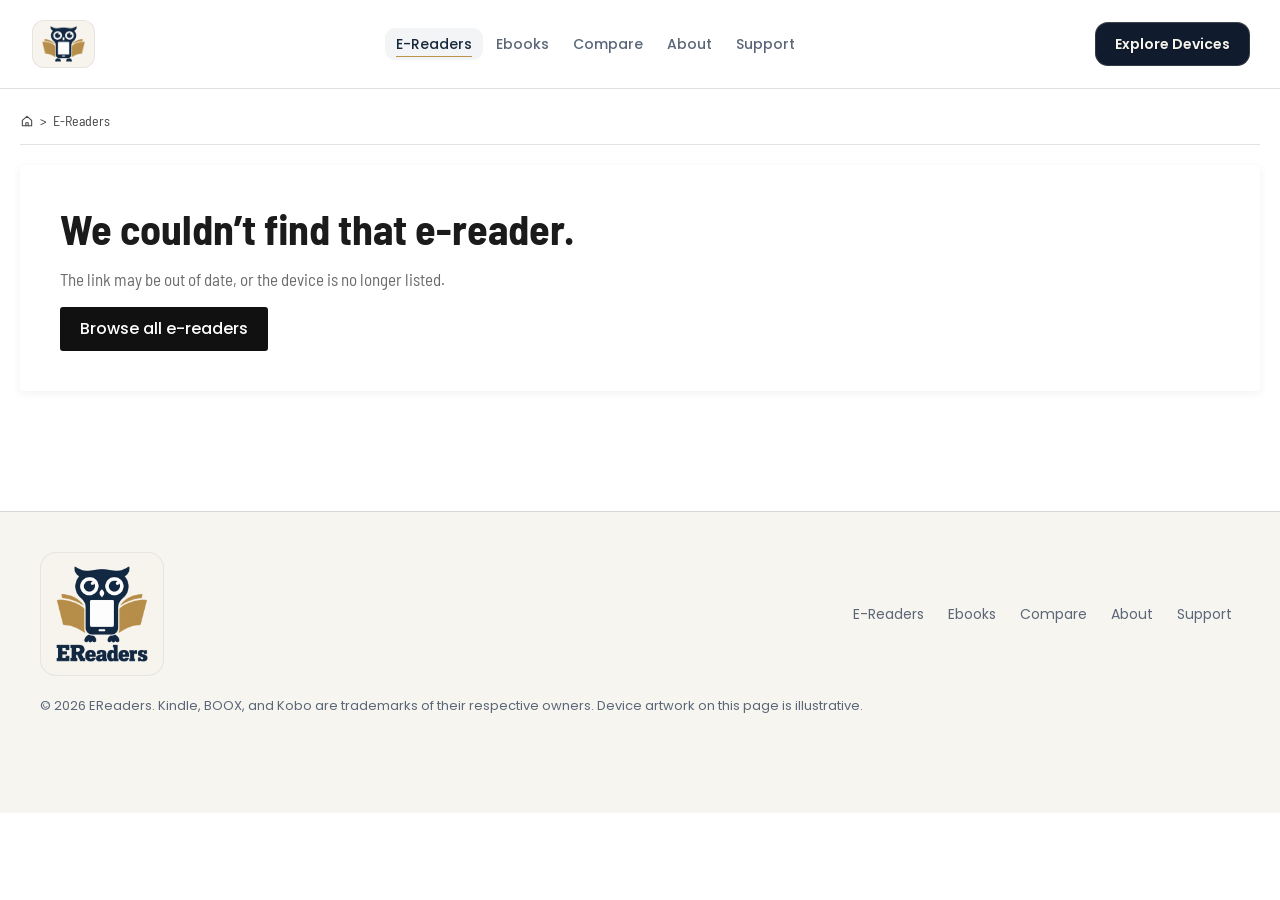
<file: product.html>
<!doctype html>
<html lang="en">
<head>
<meta charset="utf-8">
<title>E-Reader Details — EReaders</title>
<meta name="viewport" content="width=device-width, initial-scale=1, viewport-fit=cover">
<meta name="description" content="E-reader details, specifications, and list price at EReaders.">
<meta name="theme-color" content="#FFFFFF">
<link rel="icon" type="image/png" sizes="64x64" href="assets/favicon.png">
<link rel="preconnect" href="https://fonts.googleapis.com">
<link rel="preconnect" href="https://fonts.gstatic.com" crossorigin>
<link rel="stylesheet" href="https://fonts.googleapis.com/css2?family=Barlow+Semi+Condensed:wght@400;500;600;700&family=Poppins:wght@400;500;600&family=Roboto+Slab:wght@700;800&display=swap">
<link rel="stylesheet" href="site.css">
<style>
  /* ---------- Product details page — store layout ---------- */
  .pdp {
    --cond: "Barlow Semi Condensed", "Arial Narrow", system-ui, sans-serif;
    --ink: #1B1B1B;
    --muted: #6B6B6B;
    --line: #E3E3E3;
    --red: #D0342C;
    --soft: 0 2px 10px rgba(0, 0, 0, 0.06);
    padding: 14px var(--safe-r) 0 var(--safe-l);
    font-family: var(--cond);
    color: var(--ink);
  }
  .pdp .container { max-width: 1280px; }
  .crumbs { display: flex; flex-wrap: wrap; align-items: center; gap: 6px; padding: 8px 0 12px; font-size: 14px; color: #444; border-bottom: 1px solid var(--line); }
  .crumbs a { color: #444; text-decoration: none; }
  .crumbs a:hover { color: var(--red); }
  .crumbs svg { width: 14px; height: 14px; }
  .crumbs [aria-current] { margin-left: 8px; color: #222; }

  .pdp-layout { display: grid; grid-template-columns: 290px minmax(0, 1fr); gap: 14px; align-items: start; margin-top: 10px; }
  .card-w { background: #FFFFFF; border-radius: 4px; box-shadow: var(--soft); }

  /* Sidebar — Similar Devices / More from brand */
  .side { padding: 14px 12px; font-family: var(--sans); }
  .side-sec + .side-sec { margin-top: 10px; padding-top: 10px; border-top: 1px solid var(--line); }
  .side-sec > summary { display: flex; align-items: center; gap: 10px; padding: 4px 4px 6px; cursor: pointer; list-style: none; }
  .side-sec > summary::-webkit-details-marker { display: none; }
  .side-sec > summary::before { content: ""; flex: none; width: 7px; height: 7px; border-right: 2px solid currentColor; border-bottom: 2px solid currentColor; rotate: -45deg; transition: rotate 0.2s ease; }
  .side-sec[open] > summary::before { rotate: 45deg; translate: 0 -3px; }
  .side-sec h2 { font: 700 18px/1.2 var(--sans); color: #000; }
  .side-list { display: grid; margin-top: 6px; }
  .side-card + .side-card { border-top: 1px solid #EEE; }
  .side-card a { display: grid; grid-template-columns: 76px 1fr; gap: 12px; align-items: center; padding: 10px 4px; color: #000; text-decoration: none; }
  .side-card a:hover b, .side-card a:focus-visible b { text-decoration: underline; }
  .side-img { position: relative; display: block; aspect-ratio: 1; background: #F3F3F5; }
  .side-img img { position: absolute; inset: 10%; width: 80%; height: 80%; object-fit: contain; }
  .side-cat { display: block; font-size: 12px; color: #0A6ACF; }
  .side-price { display: block; margin-top: 2px; font: 700 15px/1.2 var(--sans); }
  .side-name { display: block; margin-top: 1px; font-size: 14px; line-height: 1.3; }
  .side-soon { display: inline-block; margin-top: 4px; font-size: 11px; font-weight: 600; letter-spacing: 0.06em; text-transform: uppercase; color: #7A3FB8; }
  .side-all { display: inline-block; margin: 6px 4px 2px; font-size: 14px; color: #0A6ACF; text-decoration: none; }
  .side-all:hover { text-decoration: underline; }
  .side-empty { padding: 8px 4px; font-size: 14px; color: var(--muted); }

  /* Product box — gallery left, buy panel right */
  .product { display: grid; grid-template-columns: minmax(0, 0.9fr) minmax(0, 1.1fr); gap: 36px; padding: 26px 28px 32px; }
  .gallery { position: relative; min-width: 0; }
  .g-status { display: block; font: 400 18px/1 var(--cond); letter-spacing: 0.18em; text-transform: uppercase; color: #222; }
  .g-status--soon { color: #7A3FB8; }
  .g-main { position: relative; aspect-ratio: 1; margin-top: 10px; overflow: hidden; }
  .g-track { display: flex; height: 100%; transition: translate 0.6s cubic-bezier(0.4, 0, 0.2, 1); }
  .g-slide { position: relative; flex: 0 0 100%; }
  .g-slide img { position: absolute; left: 10%; top: 8%; width: 80%; height: 84%; object-fit: contain; }
  .thumbs { position: relative; display: grid; grid-template-columns: repeat(4, 1fr); gap: 14px; margin-top: 16px; }
  .thumbs button { position: relative; aspect-ratio: 1; border: 1.5px solid #CFCFCF; border-radius: 3px; background: #FFF; cursor: pointer; transition: border-color 0.2s ease; }
  .thumbs button:hover { border-color: #888; }
  .thumbs button[aria-current="true"] { border-color: #222; }
  .thumbs img { position: absolute; inset: 12%; width: 76%; height: 76%; object-fit: contain; }
  .dots { display: flex; justify-content: center; gap: 6px; margin-top: 16px; }
  .dots button { width: 24px; height: 18px; display: grid; place-items: center; cursor: pointer; }
  .dots button::before { content: ""; width: 16px; height: 6px; border-radius: 3px; background: #555; transition: background-color 0.2s ease; }
  .dots button[aria-current="true"]::before { background: var(--red); }
  .g-note { margin-top: 18px; font-size: 13px; line-height: 1.5; color: #333; text-align: center; }
  @media (prefers-reduced-motion: reduce) { .g-track { transition: none; } }
  /* Colours match the site footer: cream panel, navy text, slate secondary */
  .order-from { margin-top: 26px; padding: 14px 14px 16px; border-radius: 14px; background: #F7F5F0; box-shadow: inset 0 0 0 1px rgba(23, 40, 62, 0.1); font-family: var(--sans); }
  .order-from h2 { font: 600 18px/1.2 var(--sans); color: #17283E; }
  .order-grid { display: grid; grid-template-columns: repeat(auto-fit, minmax(110px, 1fr)); gap: 8px; margin-top: 10px; }
  .order-card { display: grid; justify-items: center; align-content: center; gap: 8px; min-height: 84px; padding: 14px 8px; border-radius: 14px; background: #FFFFFF; box-shadow: inset 0 0 0 1px rgba(23, 40, 62, 0.12); color: #5B6778; font-size: 14px; text-align: center; text-decoration: none; transition: color 0.2s ease, box-shadow 0.2s ease; }
  .order-card:hover, .order-card:focus-visible { color: #17283E; box-shadow: inset 0 0 0 1.5px #17283E; }
  .order-card svg { width: 24px; height: 24px; color: #17283E; }
  .order-card--off { opacity: 0.55; cursor: not-allowed; }
  .order-card--off:hover { color: #5B6778; box-shadow: inset 0 0 0 1px rgba(23, 40, 62, 0.12); }

  .info { min-width: 0; color: #111; font-family: var(--cond); }
  .info h1 { font: 400 clamp(30px, 3.2vw, 42px)/1.15 var(--cond); color: #111; }
  .chips-row { display: flex; flex-wrap: wrap; gap: 14px; margin-top: 18px; }
  .chip { display: inline-flex; align-items: center; min-height: 44px; padding: 0 16px; border: 1px solid #CFCFCF; border-radius: 4px; font-size: 18px; color: #222; }
  .chip a { margin-left: 4px; color: #1D5C99; }
  .chip--status { color: #1D5C99; }
  .chip--soon { color: #7A3FB8; }
  .features { margin-top: 26px; }
  .features h2 { font: 600 24px/1.2 var(--cond); }
  .features ul { display: grid; gap: 6px; margin-top: 12px; padding-left: 30px; list-style: disc; }
  .features li { font-size: 20px; line-height: 1.4; }

  /* Option panel (versions / storage) */
  .opt-panel { margin-top: 26px; padding: 18px 18px 20px; border: 1px solid #DDD; border-radius: 6px; }
  .opts + .opts { margin-top: 18px; }
  .opts h2 { font: 400 19px/1.2 var(--cond); letter-spacing: 0.04em; text-transform: uppercase; }
  .opts h2 span { color: var(--red); }
  .opt-row { display: flex; flex-wrap: wrap; gap: 14px; margin-top: 12px; }
  .opt-swatch { display: grid; justify-items: center; gap: 6px; width: 76px; color: #333; text-align: center; text-decoration: none; font-size: 14px; line-height: 1.2; }
  .opt-swatch .sw { position: relative; width: 62px; height: 62px; border-radius: 50%; border: 1.5px solid #D5D5D5; background: #FFF; overflow: hidden; transition: border-color 0.2s ease; }
  .opt-swatch .sw img { position: absolute; inset: 14%; width: 72%; height: 72%; object-fit: contain; }
  .opt-swatch:hover .sw { border-color: #888; }
  .opt-swatch[aria-current="page"] .sw, .opt-swatch[aria-pressed="true"] .sw { border: 3px solid #111; }
  .opt-pill { display: inline-flex; align-items: center; min-height: 44px; padding: 0 18px; border: 1.5px solid #D5D5D5; border-radius: 999px; font: 400 18px/1 var(--cond); color: #222; cursor: pointer; }
  .opt-pill:hover { border-color: #888; }
  .opt-pill[aria-pressed="true"] { border: 2px solid #111; }

  /* Price boxes */
  .price-boxes { display: grid; grid-template-columns: 1fr 1fr; gap: 16px; margin-top: 24px; }
  .price-box { padding: 20px 22px; border-radius: 6px; box-shadow: 0 0 0 1px #E6E6E6, 0 4px 14px rgba(0, 0, 0, 0.06); }
  .price-box h2 { font: 600 20px/1.2 var(--cond); text-transform: uppercase; }
  .price-box .val { margin-top: 12px; font: 700 26px/1.1 var(--cond); color: #111; }
  .price-box .val--tbc { font-size: 22px; }
  .price-box .val--ok { font-size: 21px; color: #1F7A3F; }
  .price-box .val--soon { font-size: 21px; color: #7A3FB8; }
  .price-box p:not(.val) { margin-top: 12px; font-size: 17px; letter-spacing: 0.02em; text-transform: uppercase; color: #1D5C99; }

  /* Actions */
  .actions { display: flex; flex-wrap: wrap; gap: 14px; margin-top: 30px; }
  .btn-buy, .btn-outline { display: inline-flex; align-items: center; justify-content: center; min-width: 146px; height: 58px; padding: 0 22px; border-radius: 4px; font: 400 22px/1 var(--cond); text-transform: uppercase; text-decoration: none; cursor: pointer; }
  .btn-buy { color: #FFF; background: #000; }
  .btn-buy:hover { background: #2A2A2A; }
  .btn-outline { color: #111; background: #FFF; box-shadow: 0 0 0 1px #E3E3E3, 0 4px 12px rgba(0, 0, 0, 0.06); }
  .btn-outline:hover { background: #F6F6F6; }
  .icon-btn { width: 58px; height: 58px; display: grid; place-items: center; border-radius: 4px; background: #FFF; color: var(--red); box-shadow: 0 0 0 1px #E3E3E3, 0 4px 12px rgba(0, 0, 0, 0.06); cursor: pointer; }
  .icon-btn:hover { background: #F6F6F6; }
  .icon-btn svg { width: 26px; height: 26px; }
  .icon-btn[aria-pressed="true"] { box-shadow: 0 0 0 2px var(--red); }
  .icon-btn:disabled { opacity: 0.45; cursor: not-allowed; }
  .btn-black { display: inline-flex; align-items: center; justify-content: center; height: 44px; padding: 0 20px; border-radius: 3px; font: 500 16px/1 var(--sans); color: #FFF; background: #111; text-decoration: none; }
  /* Care plans (optional add-ons) */
  .care { margin-top: 22px; padding: 6px 12px 12px; border-radius: 14px; background: #17283E; font-family: var(--sans); }
  .care > summary { display: flex; align-items: center; gap: 10px; min-height: 48px; padding: 0 6px; color: #FFF; cursor: pointer; list-style: none; }
  .care > summary::-webkit-details-marker { display: none; }
  .care > summary svg { width: 20px; height: 20px; flex: none; color: #E6CEA0; }
  .care > summary h2 { font: 600 17px/1.2 var(--sans); }
  .care > summary::after { content: ""; flex: none; width: 8px; height: 8px; margin-left: auto; border-left: 2px solid #CFD6E0; border-top: 2px solid #CFD6E0; rotate: 225deg; translate: 0 -3px; transition: rotate 0.2s ease, translate 0.2s ease; }
  .care[open] > summary::after { rotate: 45deg; translate: 0 2px; }
  .care-list { display: grid; gap: 8px; margin-top: 4px; }
  .care-item { display: grid; grid-template-columns: 22px 44px 1fr auto; gap: 12px; align-items: start; padding: 12px 14px; border-radius: 12px; background: #FFF; cursor: pointer; transition: box-shadow 0.2s ease; }
  .care-item:hover { box-shadow: inset 0 0 0 1.5px #BA944B; }
  .care-item:has(input:checked) { box-shadow: inset 0 0 0 2px #BA944B; }
  .care-item input { width: 18px; height: 18px; margin-top: 3px; accent-color: #17283E; cursor: pointer; }
  .care-icon { display: grid; place-items: center; width: 44px; height: 44px; border-radius: 10px; background: #7A5A22; color: #F7F4ED; }
  .care-icon svg { width: 24px; height: 24px; }
  .care-text { min-width: 0; font-size: 14px; line-height: 1.45; color: #5B6778; }
  .care-text b { font-weight: 600; color: #17283E; }
  .care-badge { display: inline-block; margin-top: 6px; padding: 3px 9px; border-radius: 999px; font-size: 11px; font-weight: 500; color: #1F7A3F; background: #E8F7EE; box-shadow: inset 0 0 0 1px #BFE8CF; }
  .care-price { font-weight: 700; font-size: 15px; color: #17283E; white-space: nowrap; }
  .care-total { margin: 10px 6px 0; font-size: 14px; color: #E6CEA0; }
  .care-total:empty { display: none; }
  .care-note { margin: 8px 6px 0; font-size: 12px; color: #AEB8C6; }
  .compare-status { margin-top: 12px; font-size: 16px; color: var(--muted); }
  .compare-status:empty { display: none; }
  .compare-status a { color: #0A6ACF; }
  .ship-note { margin-top: 12px; font-size: 16px; color: #555; }

  /* Tabs */
  .details { margin-top: 14px; }
  .tablist { display: flex; flex-wrap: wrap; gap: 6px; padding: 14px 18px 0; border-bottom: 1px solid var(--line); }
  .tablist button { height: 44px; padding: 0 20px; border-radius: 4px 4px 0 0; font: 500 17px/1 var(--cond); color: #333; cursor: pointer; }
  .tablist button:hover { color: var(--red); }
  .tablist button[aria-selected="true"] { color: #FFF; background: #111; }
  .tabpanel { padding: 20px 18px 24px; }
  .spec-table { width: 100%; border-collapse: collapse; font-size: 16px; }
  .spec-table .group th { padding: 10px 12px; font: 600 17px/1.2 var(--cond); color: var(--ink); background: #F1F1F1; text-align: left; }
  .spec-table th[scope="row"], .spec-table td { padding: 9px 12px; text-align: left; vertical-align: top; border-bottom: 1px solid #EEE; }
  .spec-table th[scope="row"] { width: 32%; font-weight: 400; color: #555; }
  .desc h2 { font: 700 22px/1.3 var(--cond); margin-bottom: 10px; }
  .desc > p { font-size: 17px; color: #333; max-width: 900px; }
  .fit-list { display: grid; gap: 12px; margin-top: 18px; padding-left: 20px; list-style: disc; }
  .fit-list li { font-size: 17px; color: #333; }
  .fit-list strong { font-weight: 600; color: var(--ink); }

  /* Product photos */
  .photos { margin-top: 14px; padding: 18px; }
  .photo-grid { display: grid; grid-template-columns: 1fr 1fr; gap: 14px; }
  .photo { position: relative; margin: 0; aspect-ratio: 4 / 3; overflow: hidden; border-radius: 6px; background: #F3F3F5; }
  .photo--wide { grid-column: 1 / -1; aspect-ratio: 16 / 7; }
  .photo img { width: 100%; height: 100%; object-fit: cover; }
  .photo--empty { background: #F7F5F0; box-shadow: inset 0 0 0 1.5px rgba(23, 40, 62, 0.12); }
  .photo--empty span { position: absolute; inset: 0; margin: auto; width: 44px; height: 44px; opacity: 0.25;
    background: no-repeat center / contain url("data:image/svg+xml,%3Csvg xmlns='http://www.w3.org/2000/svg' viewBox='0 0 24 24' fill='none' stroke='%2317283E' stroke-width='1.5' stroke-linejoin='round'%3E%3Crect x='3' y='5' width='18' height='14' rx='2'/%3E%3Ccircle cx='9' cy='10' r='1.8'/%3E%3Cpath d='M4 17l5-4.5 4 3.5 3-2.5 4 3.5'/%3E%3C/svg%3E"); }
  @media (max-width: 760px) { .photos { padding: 12px; } .photo-grid { grid-template-columns: 1fr; } .photo--wide { aspect-ratio: 4 / 3; } }

  .not-found { display: grid; justify-items: start; gap: 14px; margin-top: 20px; padding: 40px; }
  .not-found h1 { font: 700 clamp(30px, 4vw, 42px)/1.1 var(--cond); }
  .not-found p { font-size: 17px; color: var(--muted); max-width: 520px; }

  .buy-bar { display: none; }

  /* Desktop: the buy panel scrolls on its own while the cursor is over it */
  @media (min-width: 1101px) {
    .product { align-items: start; }
    .info { max-height: calc(100vh - 130px); max-height: calc(100dvh - 130px); overflow-y: auto; overscroll-behavior: contain; padding-right: 10px; scrollbar-width: thin; scrollbar-color: #C9C9C9 transparent; }
    .actions { flex-wrap: nowrap; padding: 0 2px 16px 2px; }
    .icon-btn { flex: none; }
    .btn-buy, .btn-outline { flex: 1 1 0; min-width: 0; padding: 0 12px; font-size: 20px; }
  }
  @media (max-width: 1100px) {
    .product { grid-template-columns: 1fr; }
  }
  @media (max-width: 1000px) {
    .pdp-layout { grid-template-columns: 1fr; }
    .pdp-main { order: -1; }
  }
  @media (max-width: 760px) {
    .product { grid-template-columns: 1fr; padding: 14px; }
    .product { gap: 24px; }
    .price-boxes { grid-template-columns: 1fr; }
    .chip { font-size: 16px; }
    .features li { font-size: 18px; }
    .btn-buy, .btn-outline { flex: 1; }
    .tablist { padding: 10px 10px 0; }
    .tablist button { padding: 0 14px; font-size: 16px; }
    .tabpanel { padding: 14px 10px 18px; }
    .spec-table th[scope="row"] { width: 42%; }
    .buy-bar {
      position: fixed; left: 0; right: 0; bottom: 0; z-index: 300;
      display: grid; grid-template-columns: 1fr 1fr; gap: 10px;
      padding: 8px var(--safe-r) calc(8px + env(safe-area-inset-bottom)) var(--safe-l);
      background: #EFEFEF;
    }
    .buy-bar a { display: flex; align-items: center; justify-content: center; height: 44px; border-radius: 4px; font: 500 17px/1 "Barlow Semi Condensed", sans-serif; text-transform: uppercase; text-decoration: none; color: #FFF; }
    .buy-bar a:first-child { background: #111; }
    .buy-bar a:last-child { background: #2B3440; }
    .site-footer { padding-bottom: calc(100px + env(safe-area-inset-bottom)); }
  }
</style>
</head>
<body>
<a class="skip-link" href="#main">Skip to content</a>

<div class="bg" aria-hidden="true"><canvas id="stars"></canvas></div>

<div class="page">
  <header class="site-header">
    <nav class="nav" id="site-nav" aria-label="Primary">
      <a class="brand" href="index.html" aria-label="EReaders home">
        <span class="logo-tile"><img src="assets/logo-icon.png" alt="" width="208" height="176" draggable="false"></span>
      </a>
      <div class="nav-menu" id="primary-menu">
        <ul class="nav-links">
          <li><a href="products.html" aria-current="true">E-Readers</a></li>
          <li><a href="index.html#ebooks">Ebooks</a></li>
          <li><a href="index.html#compare">Compare</a></li>
          <li><a href="index.html#about">About</a></li>
          <li><a href="index.html#support">Support</a></li>
        </ul>
        <a class="btn-lit btn-lit--nav" href="products.html">Explore Devices</a>
      </div>
      <button class="menu-toggle" type="button" aria-expanded="false" aria-controls="primary-menu" aria-label="Open menu">
        <svg class="icon-open" width="20" height="20" viewBox="0 0 24 24" fill="none" stroke="currentColor" stroke-width="1.8" stroke-linecap="round" aria-hidden="true"><path d="M4 7h16M4 12h16M4 17h10"/></svg>
        <svg class="icon-close" width="20" height="20" viewBox="0 0 24 24" fill="none" stroke="currentColor" stroke-width="1.8" stroke-linecap="round" aria-hidden="true"><path d="M6 6l12 12M18 6L6 18"/></svg>
      </button>
    </nav>
  </header>

  <main id="main" class="pdp">
    <div class="container" id="pdp-root">
      <!-- Rendered from catalog.js using ?id=<product-id>. -->
      <noscript><p>Please enable JavaScript to view product details, or <a href="products.html">browse all e-readers</a>.</p></noscript>
    </div>
  </main>

  <footer class="site-footer">
    <div class="footer-inner">
      <span class="logo-tile logo-tile--full"><img src="assets/logo-full.png" alt="EReaders" width="288" height="300" draggable="false"></span>
      <nav class="footer-links" aria-label="Footer">
        <a href="products.html">E-Readers</a>
        <a href="index.html#ebooks">Ebooks</a>
        <a href="index.html#compare">Compare</a>
        <a href="index.html#about">About</a>
        <a href="index.html#support">Support</a>
      </nav>
      <p class="footer-note">© <span data-year>2026</span> EReaders. Kindle, BOOX, and Kobo are trademarks of their respective owners. Device artwork on this page is illustrative.</p>
    </div>
  </footer>
</div>

<script src="catalog.js"></script>
<script src="site.js"></script>
<script>
(function () {
  'use strict';
  const C = window.EReadersCatalog;
  const UI = window.EReadersUI;
  const { $, $$ } = UI;
  const esc = C.esc;
  const root = $('#pdp-root');

  const id = new URLSearchParams(location.search).get('id');
  const p = id && Object.prototype.hasOwnProperty.call(C.byId, id) ? C.byId[id] : null;

  const BRAND_LOGOS = {
    kindle: { src: 'assets/brands/Amazon_Kindle_2024.svg' },
    kobo: { src: 'assets/brands/Kobo_logo.svg' },
    boox: { src: 'assets/brands/BOOX_logo.png', invert: true }
  };
  const HOME = '<svg viewBox="0 0 24 24" fill="none" stroke="currentColor" stroke-width="1.8" stroke-linecap="round" stroke-linejoin="round" aria-hidden="true"><path d="M4 11l8-7 8 7v9H4z"/><path d="M10 20v-5h4v5"/></svg>';
  const PLUS = '<svg viewBox="0 0 24 24" fill="none" stroke="currentColor" stroke-width="2" stroke-linecap="round" aria-hidden="true"><path d="M12 5v14M5 12h14"/></svg>';
  const CHECK = '<svg viewBox="0 0 24 24" fill="none" stroke="currentColor" stroke-width="2" stroke-linecap="round" stroke-linejoin="round" aria-hidden="true"><path d="M5 12.5l4.5 4.5L19 7.5"/></svg>';
  const CART = '<svg viewBox="0 0 24 24" fill="none" stroke="currentColor" stroke-width="1.7" stroke-linecap="round" stroke-linejoin="round" aria-hidden="true"><path d="M3 4h2l2.4 11h11L21 8H6.2"/><circle cx="9" cy="19.5" r="1.4"/><circle cx="17" cy="19.5" r="1.4"/></svg>';
  const GRID = '<svg viewBox="0 0 24 24" fill="none" stroke="currentColor" stroke-width="1.7" stroke-linejoin="round" aria-hidden="true"><rect x="4" y="4" width="7" height="7"/><rect x="13" y="4" width="7" height="7"/><rect x="4" y="13" width="7" height="7"/><rect x="13" y="13" width="7" height="7"/></svg>';
  const EXT = '<svg viewBox="0 0 24 24" fill="none" stroke="currentColor" stroke-width="2" stroke-linecap="round" stroke-linejoin="round" aria-hidden="true"><path d="M14 4h6v6M20 4l-9 9M18 14v5a1 1 0 0 1-1 1H5a1 1 0 0 1-1-1V7a1 1 0 0 1 1-1h5"/></svg>';

  function crumbs(parts) {
    return '<nav class="crumbs" aria-label="Breadcrumb"><a href="index.html" aria-label="Home">' + HOME + '</a>' +
      parts.map((x) => '<span aria-hidden="true">&gt;</span>' + x).join('') + '</nav>';
  }

  function renderNotFound() {
    document.title = 'Product not found — EReaders';
    root.innerHTML = crumbs(['<a href="products.html">E-Readers</a>']) +
      '<section class="not-found card-w" aria-labelledby="nf-title">' +
        '<h1 id="nf-title">We couldn’t find that e-reader.</h1>' +
        '<p>The link may be out of date, or the device is no longer listed.</p>' +
        '<a class="btn-black" href="products.html">Browse all e-readers</a>' +
      '</section>';
  }

  function fitNotes(p) {
    const notes = [];
    const inches = parseFloat(p.screen);
    if (!isNaN(inches)) {
      if (inches < 6.5) notes.push(['Pocket-friendly size', 'A ' + p.screen + '-inch screen is easy to carry and hold in one hand.']);
      else if (inches < 9) notes.push(['Balanced size', 'A ' + p.screen + '-inch screen gives more room per page while staying portable.']);
      else notes.push(['Large screen', 'A ' + p.screen + '-inch screen suits documents, PDFs, and notes as well as books.']);
    }
    if (p.colour === true) notes.push(['Colour display', 'Covers, comics, and highlights can be shown in colour.']);
    if (p.colour === false) notes.push(['Focused on text', 'A black-and-white E Ink display dedicated to reading.']);
    if (p.pen === true) notes.push(['Write and annotate', p.form === 'pen' ? 'Designed for writing and markup with a stylus, as well as reading.' : 'Supports a stylus for notes and markup.']);
    if (p.buttons) notes.push(['Physical page buttons', 'Turn pages with buttons as well as the touchscreen.']);
    if (p.status === 'coming-soon') notes.push(['Coming soon', 'This device has been announced but isn’t available to buy yet.']);
    return notes;
  }

  /* "Same Category" = same device type (pen tablets vs readers) from other brands. */
  const category = (x) => (x.form === 'pen' ? 'pen' : 'reader');
  /* "Also order from" — store contact buttons from catalog.js CONTACT; empty values are hidden. */
  const WA = '<svg viewBox="0 0 24 24" aria-hidden="true"><path fill="currentColor" d="M12 2.2A9.8 9.8 0 0 0 3.6 17l-1.4 4.8 5-1.3A9.8 9.8 0 1 0 12 2.2z"/><path fill="#FFF" d="M16.9 14.3c-.3-.1-1.6-.8-1.8-.9-.3-.1-.4-.1-.6.1l-.8 1c-.2.2-.3.2-.6.1a6.6 6.6 0 0 1-3.3-2.9c-.2-.4.2-.4.7-1.3.1-.2 0-.3 0-.4l-.8-2c-.2-.5-.4-.4-.6-.4h-.5a1 1 0 0 0-.7.3 3 3 0 0 0-.9 2.2 5.2 5.2 0 0 0 1.1 2.7 11.8 11.8 0 0 0 4.5 4c1.7.7 2.3.8 3.2.6a2.7 2.7 0 0 0 1.8-1.3 2.2 2.2 0 0 0 .1-1.3c0-.1-.2-.2-.5-.3z"/></svg>';
  const PHONE = '<svg viewBox="0 0 24 24" aria-hidden="true"><path fill="currentColor" d="M6.6 10.8a15.1 15.1 0 0 0 6.6 6.6l2.2-2.2a1 1 0 0 1 1-.25 11.4 11.4 0 0 0 3.6.57 1 1 0 0 1 1 1V20a1 1 0 0 1-1 1A17 17 0 0 1 3 4a1 1 0 0 1 1-1h3.5a1 1 0 0 1 1 1c0 1.25.2 2.45.57 3.57a1 1 0 0 1-.25 1z"/></svg>';
  const PIN = '<svg viewBox="0 0 24 24" aria-hidden="true"><path fill="currentColor" d="M12 2a7 7 0 0 0-7 7c0 5.2 7 13 7 13s7-7.8 7-13a7 7 0 0 0-7-7z"/><circle cx="12" cy="9" r="2.6" fill="#FFF"/></svg>';
  function contactHTML() {
    const k = C.CONTACT || {};
    const waLink = (extra) => 'https://wa.me/' + String(k.whatsapp).replace(/\D/g, '') + '?text=' + encodeURIComponent('Hi, I’m interested in the ' + p.name + ' (' + location.href + ')' + extra);
    /* Always shown; a button without its contact detail yet renders greyed out and inactive. */
    const items = [
      [k.whatsapp && waLink(''), WA, 'WhatsApp Us', true],
      [k.phone && 'tel:' + String(k.phone).replace(/[^+\d]/g, ''), PHONE, 'Call Us', false],
      [k.maps, PIN, 'Find Our Store', true]
    ];
    return '<section class="order-from" aria-labelledby="order-title"><h2 id="order-title">Also Order From</h2><div class="order-grid">' +
      items.map((x) => x[0]
        ? '<a class="order-card" href="' + esc(x[0]) + '"' + (x[1] === WA ? ' data-wa' : '') + (x[3] ? ' target="_blank" rel="noopener noreferrer"' : '') + '>' + x[1] + '<span>' + x[2] + '</span>' +
          (x[3] ? '<span class="visually-hidden"> (opens in a new tab)</span>' : '') + '</a>'
        : '<span class="order-card order-card--off" aria-disabled="true" title="Contact details coming soon">' + x[1] + '<span>' + x[2] + '</span><span class="visually-hidden"> (coming soon)</span></span>').join('') +
      '</div></section>';
  }

  /* Care plans: optional add-ons from catalog.js CARE_PLANS. Choices are added to the WhatsApp message. */
  const SHIELD = '<svg viewBox="0 0 24 24" fill="none" stroke="currentColor" stroke-width="1.8" stroke-linejoin="round" aria-hidden="true"><path d="M12 3l7 3v5c0 4.6-3 8.4-7 10-4-1.6-7-5.4-7-10V6z"/></svg>';
  const CARE_ICON = '<svg viewBox="0 0 24 24" fill="none" stroke="currentColor" stroke-width="1.7" stroke-linecap="round" stroke-linejoin="round" aria-hidden="true"><rect x="4" y="5" width="12" height="15" rx="2"/><path d="M8 10h4M8 14h3M18 3v4M16 5h4"/></svg>';
  const carePrice = (c) => typeof c.price === 'number' ? c.price : (typeof p.price === 'number' && c.rate ? Math.round(p.price * c.rate) - 0.01 : null);
  function careHTML() {
    const plans = (C.CARE_PLANS || []).filter((c) => carePrice(c) !== null);
    if (!plans.length || p.status === 'coming-soon') return '';
    return '<details class="care" open><summary>' + SHIELD + '<h2>EReaders Care (Recommended)</h2></summary><div class="care-list">' +
      plans.map((c) => '<label class="care-item"><input type="checkbox" data-care="' + esc(c.id) + '" data-price="' + carePrice(c) + '" data-name="' + esc(c.name) + '">' +
        '<span class="care-icon">' + CARE_ICON + '</span>' +
        '<span class="care-text"><b>' + esc(c.name) + '</b>: ' + esc(c.detail) + '<br><span class="care-badge">' + c.years + ' Year Coverage</span></span>' +
        '<span class="care-price">' + C.money.format(carePrice(c)) + '</span></label>').join('') +
      '</div><p class="care-total" id="care-total" aria-live="polite"></p>' +
      '<p class="care-note">Optional. Selected plans are added to your WhatsApp order message.</p></details>';
  }

  /* Product photos below the specifications (catalog.js "photos"). Empty frames hold the layout until photos are added. */
  function photosHTML() {
    const list = Array.isArray(p.photos) ? p.photos : [];
    const slots = list.length ? list : [null, null, null];
    return '<section class="card-w photos" aria-label="' + esc(p.name) + ' photos"><div class="photo-grid">' +
      slots.map((src, i) => '<figure class="photo' + (i === 0 ? ' photo--wide' : '') + (src ? '' : ' photo--empty') + '">' +
        (src ? '<img src="' + esc(src) + '" alt="' + esc(p.name) + ' photo ' + (i + 1) + '" loading="lazy">' : '<span aria-hidden="true"></span>') + '</figure>').join('') +
      '</div></section>';
  }

  function sideHTML(title, list, allUrl, allLabel) {
    return '<details class="side-sec" open><summary><h2>' + title + '</h2></summary>' +
      (list.length
        ? '<ul class="side-list">' + list.map((x) => {
            const rest = x.name.replace(x.brandName, '').trim();
            return '<li class="side-card"><a href="' + x.url + '">' +
              '<span class="side-img"><img src="' + ((x.images && x.images[0]) || x.image) + '" alt=""></span>' +
              '<span><span class="side-cat">' + (category(x) === 'pen' ? 'E-ink tablets' : 'E-readers') + '</span>' +
              '<span class="side-price">' + (C.formatPrice(x) || 'Price coming soon') + '</span>' +
              '<span class="side-name"><b>' + esc(x.brandName) + '</b>' + (rest ? ' ' + esc(rest) : '') + '</span>' +
              (x.status === 'coming-soon' ? '<span class="side-soon">Coming soon</span>' : '') + '</span></a></li>';
          }).join('') + '</ul>' +
          '<a class="side-all" href="' + allUrl + '">' + allLabel + ' &rarr;</a>'
        : '<p class="side-empty">No other devices listed yet.</p>') +
      '</details>';
  }

  function compareStatus(compare) {
    const inCompare = compare.includes(p.id);
    if (inCompare && compare.length >= 2) return 'Added. <a href="products.html?compare=1">View comparison (' + compare.length + ')</a>';
    if (inCompare) return 'Added. Choose one more device to compare. <a href="products.html">Browse e-readers</a>';
    if (compare.length >= C.MAX_COMPARE) return 'Your compare list is full. <a href="products.html?compare=1">View comparison</a>';
    return '';
  }

  const BARS = '<svg viewBox="0 0 24 24" fill="none" stroke="currentColor" stroke-width="1.8" stroke-linejoin="round" aria-hidden="true"><path d="M4 20h16"/><rect x="5.5" y="12" width="3" height="6"/><rect x="10.5" y="6" width="3" height="12"/><rect x="15.5" y="9" width="3" height="9"/></svg>';
  const HEART = '<svg viewBox="0 0 24 24" aria-hidden="true"><path fill="currentColor" d="M12 20.5s-7.5-4.6-7.5-10.3A4.3 4.3 0 0 1 12 7.4a4.3 4.3 0 0 1 7.5 2.8c0 5.7-7.5 10.3-7.5 10.3z"/></svg>';
  const HEART_O = '<svg viewBox="0 0 24 24" aria-hidden="true"><path fill="none" stroke="currentColor" stroke-width="1.8" stroke-linejoin="round" d="M12 20.5s-7.5-4.6-7.5-10.3A4.3 4.3 0 0 1 12 7.4a4.3 4.3 0 0 1 7.5 2.8c0 5.7-7.5 10.3-7.5 10.3z"/></svg>';

  function compareBtnHTML(compare) {
    const on = compare.includes(p.id);
    const full = !on && compare.length >= C.MAX_COMPARE;
    return '<button class="icon-btn" type="button" data-compare aria-pressed="' + on + '" aria-label="' + (on ? 'Remove from compare' : 'Add to compare') + '"' +
      (full ? ' disabled title="You can compare up to ' + C.MAX_COMPARE + ' devices"' : ' title="Compare"') + '>' + BARS + '</button>';
  }

  /* Saved list (heart) — kept in this browser only. */
  const SAVED_KEY = 'ereaders-saved';
  function loadSaved() {
    try { const v = JSON.parse(localStorage.getItem(SAVED_KEY) || '[]'); return Array.isArray(v) ? v : []; } catch (e) { return []; }
  }
  function saveBtnHTML() {
    const on = loadSaved().includes(p.id);
    return '<button class="icon-btn" type="button" data-save aria-pressed="' + on + '" aria-label="' + (on ? 'Remove from saved' : 'Save for later') + '" title="Save">' + (on ? HEART : HEART_O) + '</button>';
  }

  function specRows() {
    const groups = [
      ['General', [['Brand', esc(p.brandName)], ['Product Model', esc(p.name)], ['Availability', C.statusLabel(p)]]],
      ['Display', [['Screen Size', p.screen ? esc(p.screen) + '"' : null], ['Display Type', C.displayLabel(p)]]],
      ['Memory', [['Storage', p.options && p.options.Storage ? p.options.Storage.map((o) => esc(o.label)).join(' / ') : null]]],
      ['Main Features', [['Pen Support', C.yesNo(p.pen)], ['Page-turn Buttons', C.yesNo(p.buttons)]]],
      ['Price', [['List Price', C.formatPrice(p) ? C.formatPrice(p) + ' (USD)' : 'Coming soon']]]
    ];
    return groups.map((g) => [g[0], g[1].filter((r) => r[1])]).filter((g) => g[1].length).map((g) =>
      '<tbody><tr class="group"><th colspan="2" scope="colgroup">' + g[0] + '</th></tr>' +
        g[1].map((r) => '<tr><th scope="row">' + r[0] + '</th><td>' + r[1] + '</td></tr>').join('') +
      '</tbody>').join('');
  }

  const CLOCK = '<svg viewBox="0 0 24 24" fill="none" stroke="currentColor" stroke-width="2" stroke-linecap="round" stroke-linejoin="round" aria-hidden="true"><circle cx="12" cy="12" r="9"/><path d="M12 7v5l3 2"/></svg>';

  /* Option sections: family versions (links to sibling pages) + any catalog "options" (selectable). */
  function optionsHTML() {
    let html = '';
    const family = p.family ? C.PRODUCTS.filter((x) => x.family === p.family) : [];
    if (family.length > 1) {
      html += '<section class="opts" aria-labelledby="opt-version"><h2 id="opt-version">Version <span aria-hidden="true">*</span></h2><div class="opt-row">' +
        family.map((x) => '<a class="opt-swatch" href="' + x.url + '"' + (x.id === p.id ? ' aria-current="page"' : '') + ' title="' + esc(x.name) + (C.formatPrice(x) ? ' — ' + C.formatPrice(x) : '') + '">' +
          '<span class="sw"><img src="' + ((x.images && x.images[0]) || x.image) + '" alt=""></span>' + esc(x.variant || x.name) + '</a>').join('') +
      '</div></section>';
    }
    Object.keys(p.options || {}).forEach((group, g) => {
      const list = p.options[group] || [];
      if (!list.length) return;
      html += '<section class="opts" aria-labelledby="opt-' + g + '"><h2 id="opt-' + g + '">' + esc(group) + ' <span aria-hidden="true">*</span></h2><div class="opt-row" role="group" aria-labelledby="opt-' + g + '">' +
        list.map((o, i) => o.image
          ? '<button type="button" class="opt-swatch" data-opt="' + g + '"' + (typeof o.price === 'number' ? ' data-price="' + o.price + '"' : '') + ' aria-pressed="' + (i === 0) + '"><span class="sw"><img src="' + o.image + '" alt=""></span>' + esc(o.label) + '</button>'
          : '<button type="button" class="opt-pill" data-opt="' + g + '"' + (typeof o.price === 'number' ? ' data-price="' + o.price + '"' : '') + ' aria-pressed="' + (i === 0) + '">' + esc(o.label) + '</button>').join('') +
      '</div></section>';
    });
    return html ? '<div class="opt-panel">' + html + '</div>' : '';
  }

  function render() {
    const compare = C.loadCompare();
    const brandUrl = 'products.html#brand=' + p.brand;
    const price = C.formatPrice(p);
    const soon = p.status === 'coming-soon';
    const images = Array.isArray(p.images) && p.images.length ? p.images : [p.image];
    const storage = p.options && p.options.Storage ? p.options.Storage.map((o) => esc(o.label)).join(' / ') : null;
    const featureRows = [
      ['Screen', p.screen ? esc(p.screen) + '" E Ink' : null],
      ['Display', C.displayLabel(p)],
      ['Storage', storage],
      ['Pen support', C.yesNo(p.pen)],
      ['Page buttons', C.yesNo(p.buttons)]
    ].filter((r) => r[1]);
    const model = p.name.replace(p.brandName, '').trim() || p.name;
    const sameCat = C.PRODUCTS.filter((x) => x.id !== p.id && x.brand !== p.brand && category(x) === category(p));
    const sameBrand = C.PRODUCTS.filter((x) => x.id !== p.id && x.brand === p.brand);
    const storeLink = (label, cls) => '<a class="' + cls + '" href="' + p.store + '" target="_blank" rel="noopener noreferrer">' + label + '<span class="visually-hidden"> (opens in a new tab)</span></a>';

    root.innerHTML =
      crumbs(['<a href="products.html">E-Readers</a>', '<a href="' + brandUrl + '">' + esc(p.brandName) + '</a>', '<span aria-current="page">' + esc(p.name) + '</span>']) +

      '<div class="pdp-layout">' +
        '<aside class="card-w side" aria-label="More devices">' +
          sideHTML('Similar Devices', sameCat, 'products.html', 'Show all') +
          sideHTML('More from ' + esc(p.brandName), sameBrand, brandUrl, 'All ' + esc(p.brandName)) +
        '</aside>' +

        '<div class="pdp-main">' +
          '<article class="card-w product">' +
            '<div class="gallery">' +
              '<span class="g-status' + (soon ? ' g-status--soon' : '') + '">' + (soon ? 'Coming soon' : 'Available') + '</span>' +
              '<div class="g-main" id="g-main" role="region" aria-roledescription="carousel" aria-label="Product images"><div class="g-track" id="g-track">' +
                images.map((src, i) => '<div class="g-slide" role="group" aria-roledescription="slide" aria-label="' + (i + 1) + ' of ' + images.length + '"' + (i ? ' aria-hidden="true"' : '') + '><img src="' + src + '" alt="' + (i ? '' : esc(p.alt)) + '"></div>').join('') +
              '</div></div>' +
              '<div class="thumbs">' + images.map((src, i) => '<button type="button" data-img="' + i + '" aria-label="Show image ' + (i + 1) + '"' + (i ? '' : ' aria-current="true"') + '><img src="' + src + '" alt=""></button>').join('') + '</div>' +
              (images.length > 1 ? '<div class="dots">' + images.map((_, i) => '<button type="button" data-img="' + i + '" aria-label="Show image ' + (i + 1) + '"' + (i ? '' : ' aria-current="true"') + '></button>').join('') + '</div>' : '') +
              '<p class="g-note">' + (p.images ? 'N.B. Image may differ from the actual product’s layout, colour, and size.' : 'N.B. Illustration — not a photo of the product.') + '</p>' +
              contactHTML() +
            '</div>' +

            '<div class="info">' +
              '<h1>' + esc(p.name) + '</h1>' +
              '<div class="chips-row">' +
                '<span class="chip ' + (soon ? 'chip--soon' : 'chip--status') + '">' + (soon ? 'Coming soon' : 'Available') + '</span>' +
                '<span class="chip">Brand:<a href="' + brandUrl + '">' + esc(p.brandName) + '</a></span>' +
                '<span class="chip">Model : ' + esc(model) + '</span>' +
              '</div>' +
              (featureRows.length ? '<section class="features" aria-labelledby="feat-title"><h2 id="feat-title">Features</h2><ul>' + featureRows.map((r) => '<li>' + r[0] + ': ' + r[1] + '</li>').join('') + '</ul></section>' : '') +
              optionsHTML() +
              '<div class="price-boxes">' +
                '<div class="price-box"><h2>List price</h2><p class="val' + (price ? '' : ' val--tbc') + '" id="big-price">' + (price || 'Price coming soon') + '</p><p>' + (price ? 'Manufacturer price in USD' : 'Not announced yet') + '</p></div>' +
                '<div class="price-box"><h2>Availability</h2><p class="val ' + (soon ? 'val--soon' : 'val--ok') + '">' + (soon ? 'Announced — not yet on sale' : 'In the ' + esc(p.brandName) + ' store') + '</p><p>' + (soon ? 'Check the brand store for dates' : 'Delivery set by the retailer') + '</p></div>' +
              '</div>' +
              '<div class="actions" id="actions">' +
                storeLink(soon ? 'View store' : 'Buy now', 'btn-buy') +
                '<a class="btn-outline" href="products.html">All e-readers</a>' +
                saveBtnHTML() +
                compareBtnHTML(compare) +
              '</div>' +
              careHTML() +
              '<p class="compare-status" id="compare-status" aria-live="polite">' + compareStatus(compare) + '</p>' +
              '<p class="ship-note">Prices and shipping are set by the retailer.</p>' +
            '</div>' +
          '</article>' +

          '<section class="card-w details" aria-label="Product information">' +
            '<div class="tablist" role="tablist" aria-label="Product information">' +
              '<button type="button" role="tab" id="tab-spec" aria-controls="panel-spec" aria-selected="true">Specification</button>' +
              '<button type="button" role="tab" id="tab-desc" aria-controls="panel-desc" aria-selected="false" tabindex="-1">Description</button>' +
            '</div>' +
            '<div class="tabpanel" role="tabpanel" id="panel-spec" aria-labelledby="tab-spec" tabindex="0"><table class="spec-table">' + specRows() + '</table></div>' +
            '<div class="tabpanel desc" role="tabpanel" id="panel-desc" aria-labelledby="tab-desc" tabindex="0" hidden>' +
              '<h2>' + esc(p.name) + '</h2><p>' + esc(p.blurb) + '</p>' +
              '<ul class="fit-list">' + fitNotes(p).map((n) => '<li><strong>' + n[0] + '</strong> — ' + esc(n[1]) + '</li>').join('') + '</ul>' +
            '</div>' +
          '</section>' +
          photosHTML() +
        '</div>' +
      '</div>' +

      '<div class="buy-bar">' + storeLink('Buy now', '') + '<a href="products.html">All e-readers</a></div>';
  }

  function updateCompare(focus) {
    const compare = C.loadCompare();
    $('#actions [data-compare]').outerHTML = compareBtnHTML(compare);
    $('#compare-status').innerHTML = compareStatus(compare);
    if (focus) $('#actions [data-compare]').focus();
  }


  function selectTab(tab, focus) {
    $$('[role="tab"]', root).forEach((t) => {
      const on = t === tab;
      t.setAttribute('aria-selected', String(on));
      t.tabIndex = on ? 0 : -1;
      $('#' + t.getAttribute('aria-controls')).hidden = !on;
    });
    if (focus) tab.focus();
  }

  if (!p) { renderNotFound(); return; }

  document.title = p.name + ' — EReaders';
  const meta = document.querySelector('meta[name="description"]');
  if (meta) meta.setAttribute('content', p.name + ' by ' + p.brandName + '. ' + p.blurb + ' Specifications and list price at EReaders.');
  render();

  /* ---- Auto-advancing image slider (pauses on hover/focus, off for reduced motion) ---- */
  const slides = $$('.g-slide', root);
  let current = 0, timer = 0;
  const reduced = window.matchMedia('(prefers-reduced-motion: reduce)');
  function goTo(i) {
    current = (i + slides.length) % slides.length;
    $('#g-track').style.translate = (-100 * current) + '% 0';
    slides.forEach((s, n) => { s.setAttribute('aria-hidden', String(n !== current)); });
    $$('.dots [data-img], .thumbs [data-img]', root).forEach((b) => { if (+b.dataset.img === current) b.setAttribute('aria-current', 'true'); else b.removeAttribute('aria-current'); });
  }
  function stop() { clearInterval(timer); timer = 0; }
  function restart() {
    stop();
    if (slides.length > 1 && !reduced.matches && !document.hidden) timer = setInterval(() => goTo(current + 1), 3500);
  }
  const gallery = $('.gallery', root);
  gallery.addEventListener('pointerenter', stop);
  gallery.addEventListener('pointerleave', restart);
  gallery.addEventListener('focusin', stop);
  gallery.addEventListener('focusout', (e) => { if (!gallery.contains(e.relatedTarget)) restart(); });
  document.addEventListener('visibilitychange', restart);
  restart();


  root.addEventListener('click', function (e) {
    const save = e.target.closest('[data-save]');
    if (save) {
      const ids = loadSaved();
      const i = ids.indexOf(p.id);
      if (i >= 0) ids.splice(i, 1); else ids.push(p.id);
      try { localStorage.setItem(SAVED_KEY, JSON.stringify(ids)); } catch (err) { /* ignore */ }
      save.outerHTML = saveBtnHTML();
      $('#actions [data-save]').focus();
      return;
    }
    const cmp = e.target.closest('[data-compare]');
    if (cmp && !cmp.disabled) {
      const ids = C.loadCompare();
      const i = ids.indexOf(p.id);
      if (i >= 0) ids.splice(i, 1);
      else if (ids.length < C.MAX_COMPARE) ids.push(p.id);
      C.saveCompare(ids);
      updateCompare(true);
      return;
    }
    const opt = e.target.closest('[data-opt]');
    if (opt) {
      $$('[data-opt="' + opt.dataset.opt + '"]', root).forEach((b) => b.setAttribute('aria-pressed', String(b === opt)));
      if (opt.dataset.price) $('#big-price').textContent = C.money.format(+opt.dataset.price);
      return;
    }
    const tab = e.target.closest('[role="tab"]');
    if (tab) { selectTab(tab, false); return; }
    const thumb = e.target.closest('[data-img]');
    if (thumb) { goTo(+thumb.dataset.img); restart(); }
  });
  root.addEventListener('keydown', function (e) {
    const tab = e.target.closest('[role="tab"]');
    if (!tab || (e.key !== 'ArrowRight' && e.key !== 'ArrowLeft')) return;
    const tabs = $$('[role="tab"]', root);
    const next = tabs[(tabs.indexOf(tab) + (e.key === 'ArrowRight' ? 1 : -1) + tabs.length) % tabs.length];
    e.preventDefault();
    selectTab(next, true);
  });
  /* Desktop: wheel anywhere scrolls the buy panel first, then the page.
     Down: panel until its end, then page. Up: page back to the top, then panel. */
  const info = $('.info', root);
  const wideMQ = window.matchMedia('(min-width: 1101px)');
  window.addEventListener('wheel', function (e) {
    if (!info || !wideMQ.matches || e.ctrlKey || e.defaultPrevented) return;
    if (Math.abs(e.deltaX) > Math.abs(e.deltaY)) return;
    const dy = e.deltaMode === 1 ? e.deltaY * 16 : e.deltaMode === 2 ? e.deltaY * innerHeight : e.deltaY;
    const r = info.getBoundingClientRect();
    if (r.bottom <= 0 || r.top >= innerHeight) return;
    const maxTop = info.scrollHeight - info.clientHeight;
    let panel = false;
    if (dy > 0) panel = info.scrollTop < maxTop - 1;
    else if (dy < 0) panel = window.scrollY <= 0 && info.scrollTop > 0;
    e.preventDefault();
    if (panel) info.scrollTop += dy;
    else window.scrollBy(0, dy);
  }, { passive: false });

  root.addEventListener('change', function (e) {
    if (!e.target.matches('[data-care]')) return;
    const picked = $$('[data-care]:checked', root);
    const sum = picked.reduce((t, x) => t + Number(x.dataset.price), 0);
    $('#care-total').textContent = picked.length ? picked.length + (picked.length === 1 ? ' plan' : ' plans') + ' selected: +' + C.money.format(sum) : '';
    const wa = $('[data-wa]', root);
    const k = C.CONTACT || {};
    if (wa && k.whatsapp) {
      const extra = picked.length ? '. With: ' + picked.map((x) => x.dataset.name + ' (' + C.money.format(+x.dataset.price) + ')').join(', ') : '';
      wa.href = 'https://wa.me/' + String(k.whatsapp).replace(/\D/g, '') + '?text=' + encodeURIComponent('Hi, I’m interested in the ' + p.name + ' (' + location.href + ')' + extra);
    }
  });

  window.addEventListener('storage', function (e) { if (e.key === 'ereaders-compare') updateCompare(false); });
  window.addEventListener('pageshow', function (e) { if (e.persisted) updateCompare(false); });
})();
</script>
</body>
</html>
</file>
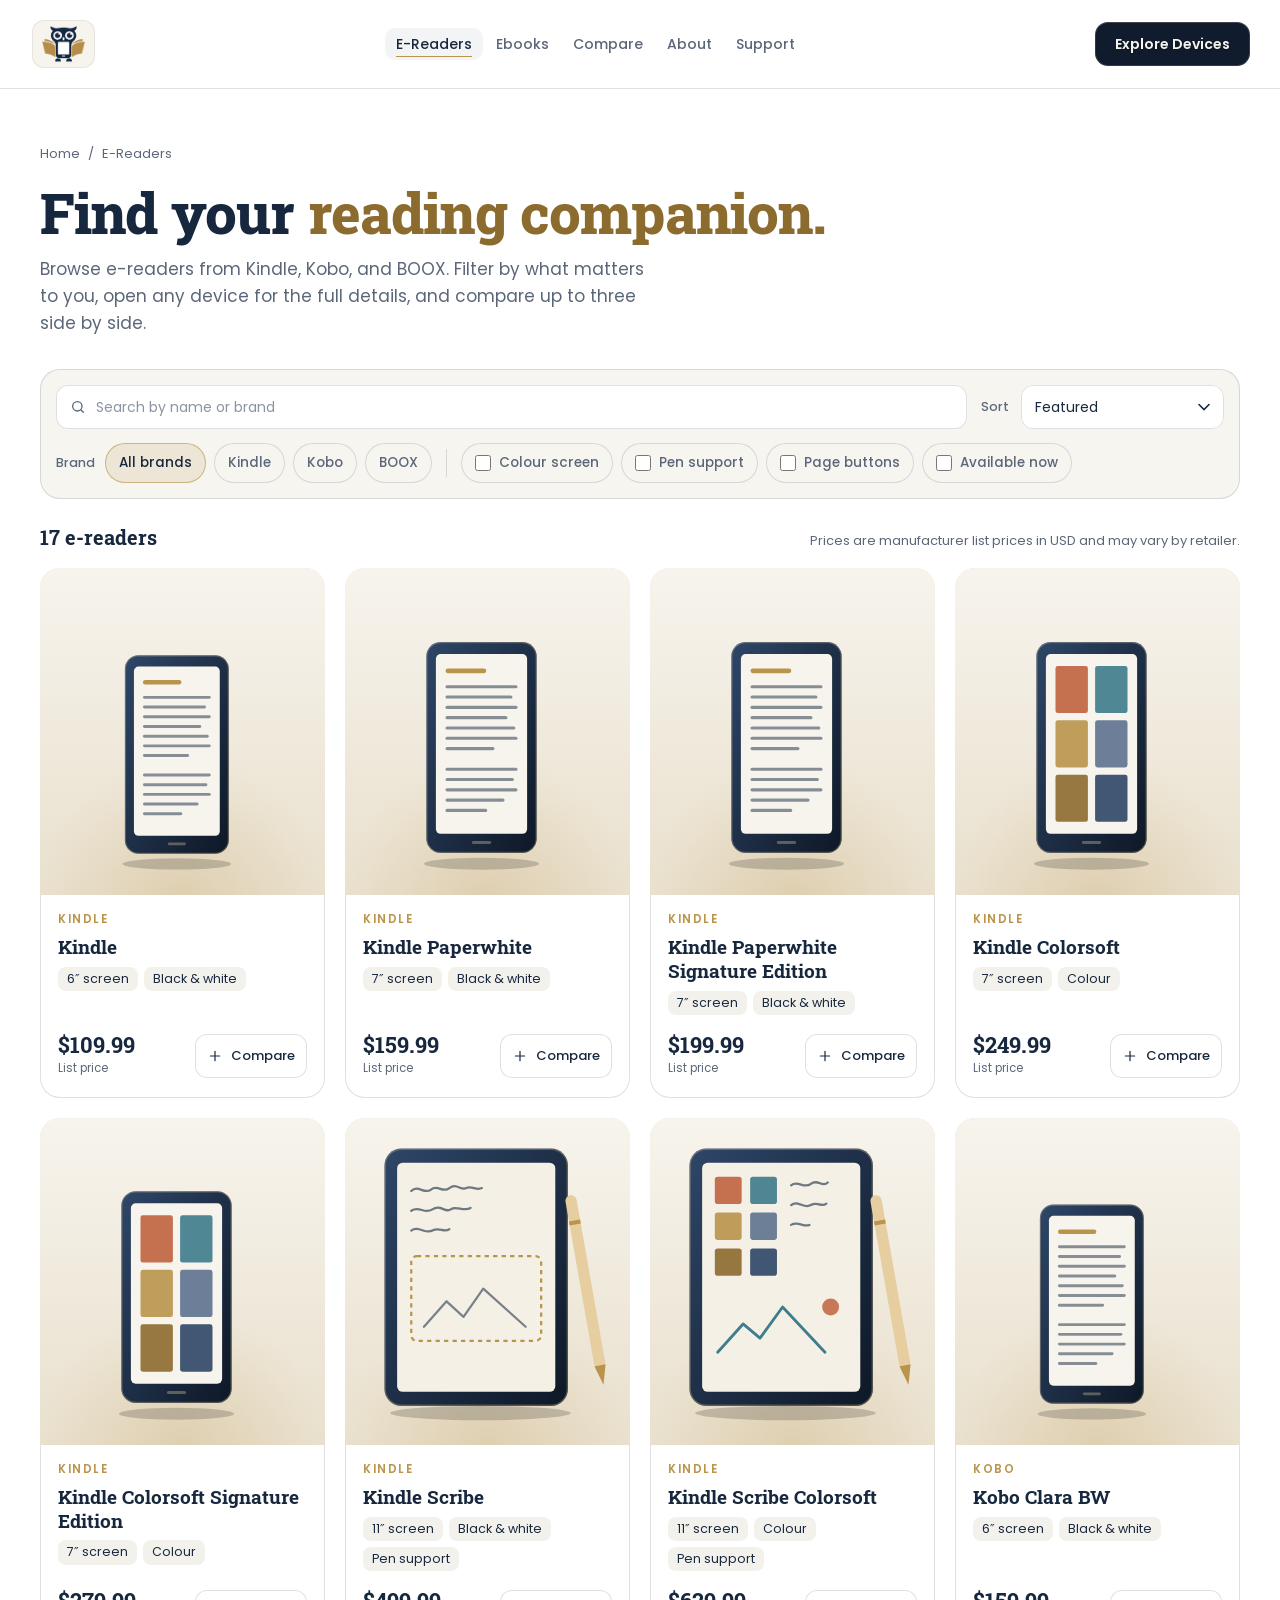
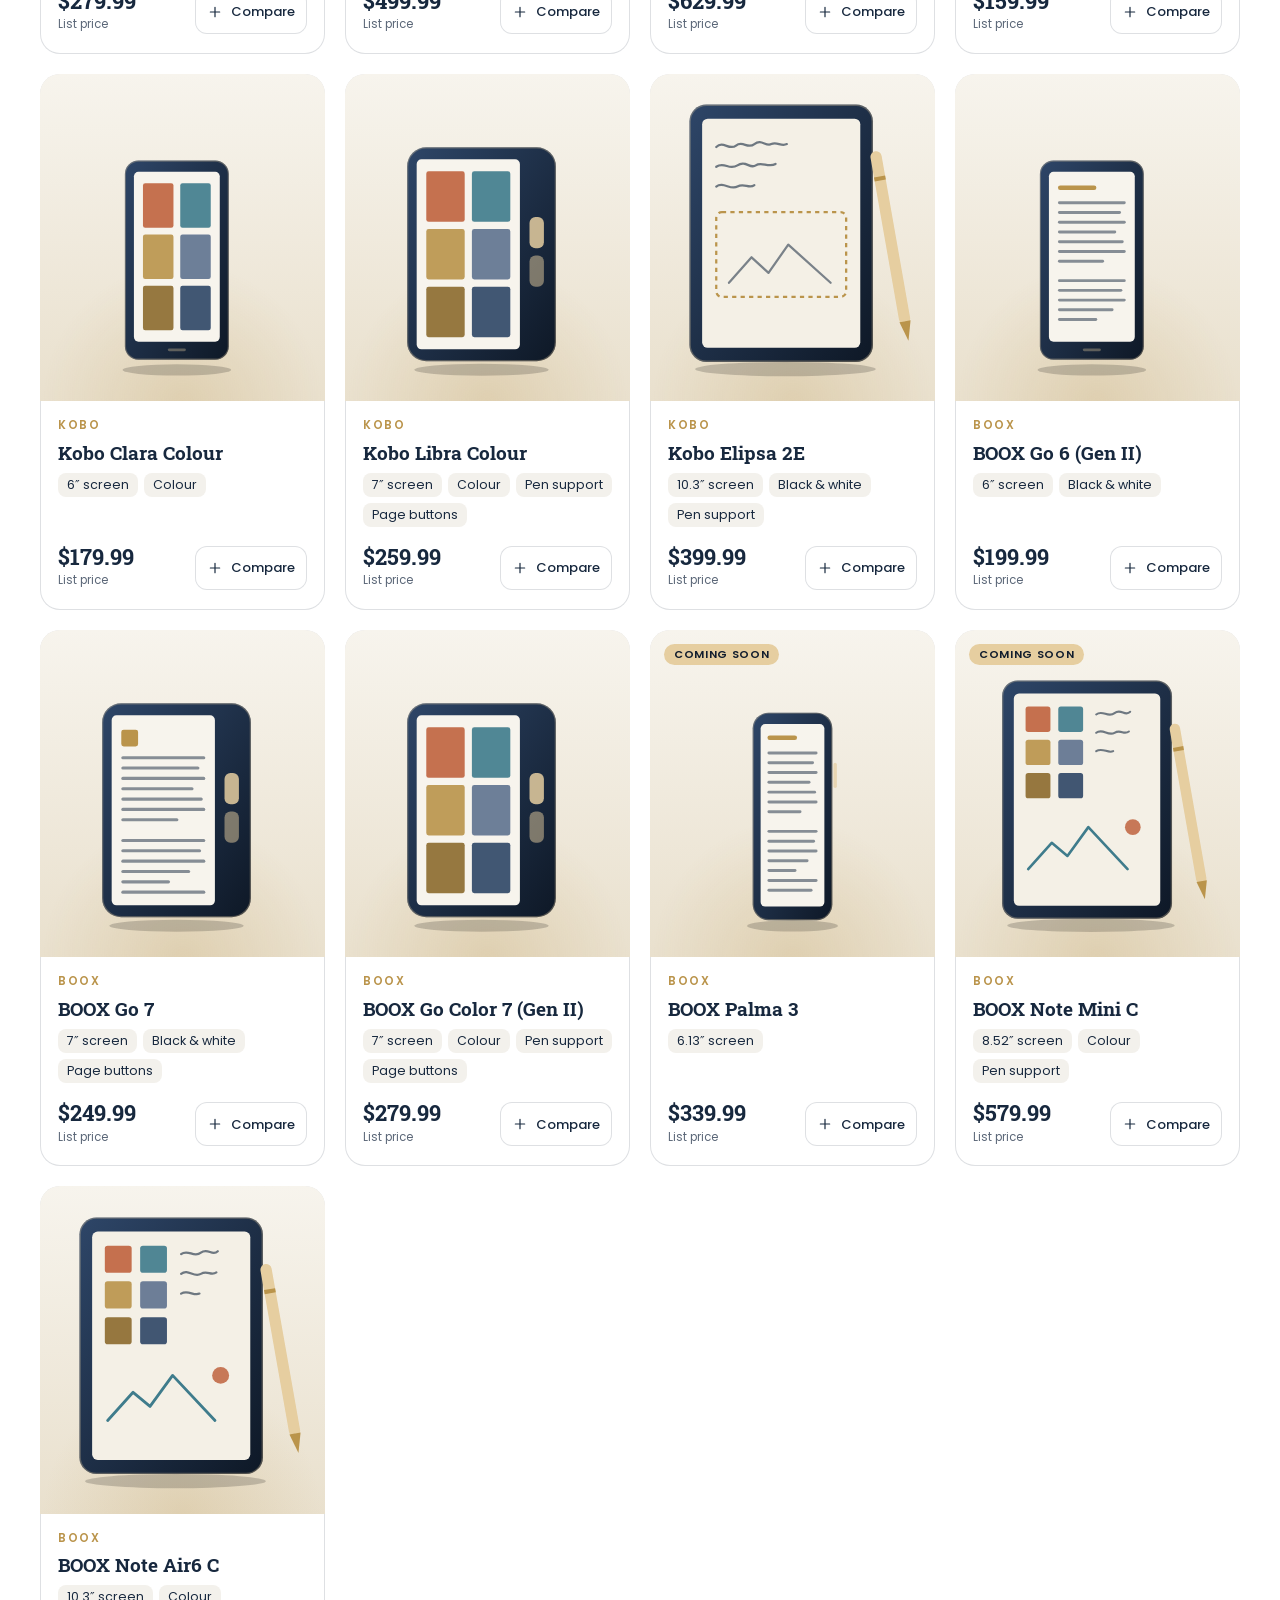
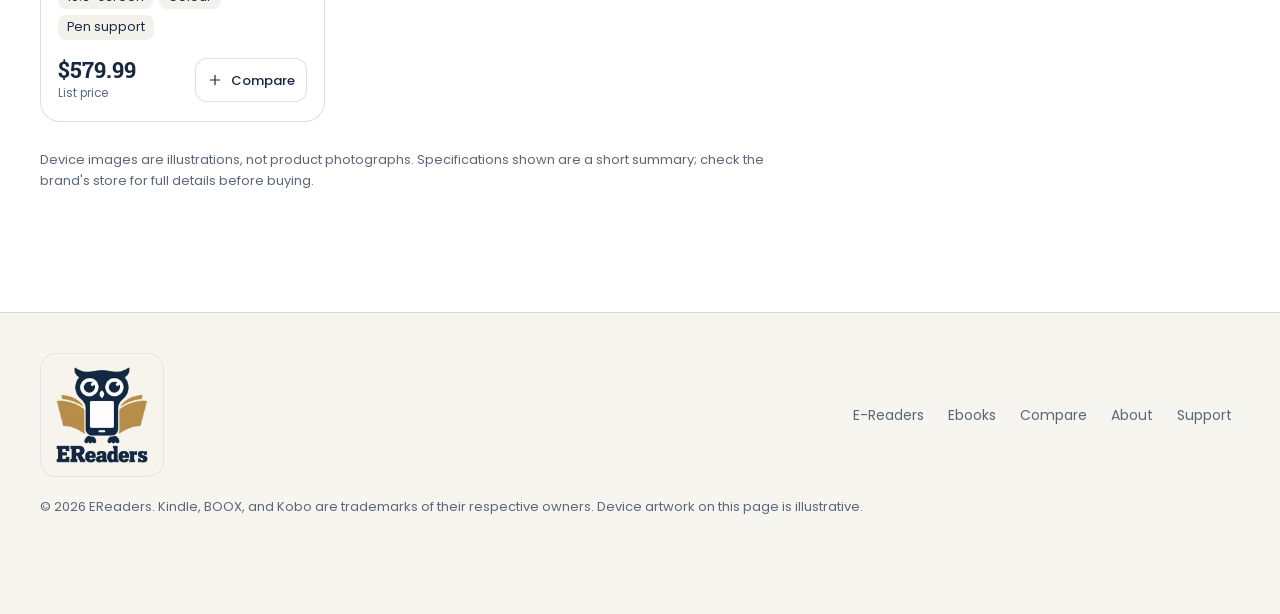
<file: products.html>
<!doctype html>
<html lang="en">
<head>
<meta charset="utf-8">
<title>Shop E-Readers — EReaders</title>
<meta name="viewport" content="width=device-width, initial-scale=1, viewport-fit=cover">
<meta name="description" content="Browse Kindle, Kobo, and BOOX e-readers at EReaders. Filter by brand, screen, and pen support, and compare devices side by side.">
<meta name="theme-color" content="#FFFFFF">
<link rel="icon" type="image/png" sizes="64x64" href="assets/favicon.png">
<link rel="preconnect" href="https://fonts.googleapis.com">
<link rel="preconnect" href="https://fonts.gstatic.com" crossorigin>
<link rel="stylesheet" href="https://fonts.googleapis.com/css2?family=Poppins:wght@400;500;600&family=Roboto+Slab:wght@700;800&display=swap">
<link rel="stylesheet" href="site.css">
<style>
  /* ---------- Shop page ---------- */
  .intro { padding: clamp(28px, 5vw, 56px) var(--safe-r) 0 var(--safe-l); }
  .page-title { margin-top: 18px; font: 800 clamp(32px, 5vw, 56px)/1.05 var(--serif); letter-spacing: -0.015em; text-wrap: balance; }
  .page-title span { color: var(--gold-light); }
  .page-lead { margin-top: 14px; max-width: 620px; font-size: clamp(15px, 1.6vw, 17px); color: var(--text-muted); }

  .shop { padding: 32px var(--safe-r) 0 var(--safe-l); }
  .toolbar {
    display: grid; gap: 14px;
    padding: 16px; border-radius: 20px;
    background: linear-gradient(180deg, rgba(23, 40, 62, 0.72) 0%, rgba(16, 28, 45, 0.72) 100%);
    box-shadow: inset 0 0 0 1px var(--border);
  }
  .toolbar-row { display: flex; flex-wrap: wrap; align-items: center; gap: 10px 14px; }
  .chips { display: flex; flex-wrap: wrap; align-items: center; gap: 8px; }
  .chip {
    display: inline-flex; align-items: center; gap: 8px;
    min-height: 40px; padding: 0 14px; border-radius: 999px;
    font: 500 13.5px/1 var(--sans); color: var(--text-muted);
    box-shadow: inset 0 0 0 1px var(--border);
    transition: color 0.2s ease, background-color 0.2s ease, box-shadow 0.2s ease;
    cursor: pointer; user-select: none;
  }
  .chip:hover { color: var(--ivory); box-shadow: inset 0 0 0 1px rgba(230, 206, 160, 0.34); }
  .chip[aria-pressed="true"], .chip:has(input:checked) { color: var(--ivory); background: rgba(186, 148, 75, 0.16); box-shadow: inset 0 0 0 1px rgba(186, 148, 75, 0.6); }
  .chip input { width: 16px; height: 16px; accent-color: var(--gold); cursor: pointer; }
  .chip input:focus-visible { outline: none; }
  .chip:has(input:focus-visible) { outline: 2px solid var(--gold-light); outline-offset: 3px; }
  .toolbar-label { font-size: 12.5px; font-weight: 500; color: var(--text-muted); margin-right: 2px; }
  .divider { width: 1px; height: 28px; background: var(--border); }
  .search { position: relative; flex: 1 1 260px; }
  .search svg { position: absolute; left: 14px; top: 50%; translate: 0 -50%; width: 16px; height: 16px; color: var(--text-muted); pointer-events: none; }
  .search input {
    width: 100%; height: 44px; padding: 0 14px 0 40px; border: 0; border-radius: 12px;
    background: rgba(8, 15, 25, 0.55); box-shadow: inset 0 0 0 1px var(--border); font-size: 14px;
  }
  .search input::placeholder { color: rgba(183, 189, 199, 0.75); }
  .search input:hover { box-shadow: inset 0 0 0 1px rgba(230, 206, 160, 0.3); }
  .search input:focus-visible { outline: 2px solid var(--gold-light); outline-offset: 2px; }
  .sort { display: inline-flex; align-items: center; gap: 10px; }
  .sort select {
    height: 44px; padding: 0 38px 0 14px; border: 0; border-radius: 12px;
    background: rgba(8, 15, 25, 0.55) url("data:image/svg+xml,%3Csvg xmlns='http://www.w3.org/2000/svg' width='12' height='8' viewBox='0 0 12 8'%3E%3Cpath d='M1 1.5l5 5 5-5' fill='none' stroke='%23E6CEA0' stroke-width='1.6' stroke-linecap='round'/%3E%3C/svg%3E") no-repeat right 14px center;
    box-shadow: inset 0 0 0 1px var(--border); font-size: 14px; appearance: none; cursor: pointer;
  }
  .sort select:hover { box-shadow: inset 0 0 0 1px rgba(230, 206, 160, 0.3); }
  .sort select option { background: var(--navy-deep); color: var(--ivory); }

  .results-bar { display: flex; flex-wrap: wrap; align-items: baseline; justify-content: space-between; gap: 6px 16px; margin: 26px 0 16px; }
  .results-count { font: 700 20px/1.2 var(--serif); }
  .results-note { font-size: 13px; color: var(--text-muted); }
  .empty { display: grid; justify-items: center; gap: 12px; padding: 64px 20px; text-align: center; border-radius: 20px; box-shadow: inset 0 0 0 1px var(--border); }
  .empty h2 { font: 700 24px/1.2 var(--serif); }
  .empty p { color: var(--text-muted); max-width: 420px; }
  .fine-print { margin-top: 28px; font-size: 13px; color: rgba(183, 189, 199, 0.8); max-width: 760px; }

  @media (max-width: 700px) {
    .toolbar { padding: 12px; border-radius: 18px; }
    .toolbar-row--scroll { flex-wrap: nowrap; overflow-x: auto; margin: 0 -12px; padding: 4px 12px; scrollbar-width: none; }
    .toolbar-row--scroll::-webkit-scrollbar { display: none; }
    .toolbar-row--scroll > *, .toolbar-row--scroll .chips { flex: none; flex-wrap: nowrap; }
    .search { flex-basis: 100%; }
    .divider { display: none; }
  }
  /* Light theme */
  .page-title span { color: var(--gold-ink); }
  .toolbar { background: #F7F5F0; }
  .chip:hover { color: var(--navy); box-shadow: inset 0 0 0 1px rgba(23, 40, 62, 0.3); }
  .chip[aria-pressed="true"], .chip:has(input:checked) { color: var(--navy); background: rgba(186, 148, 75, 0.16); }
  .search input, .sort select { background-color: #FFFFFF; color: var(--navy); }
  .search input::placeholder { color: #8A94A3; }
  .sort select { background-image: url("data:image/svg+xml,%3Csvg xmlns='http://www.w3.org/2000/svg' width='12' height='8' viewBox='0 0 12 8'%3E%3Cpath d='M1 1.5l5 5 5-5' fill='none' stroke='%2317283E' stroke-width='1.6' stroke-linecap='round'/%3E%3C/svg%3E"); }
  .sort select option { background: #FFFFFF; color: var(--navy); }
  .fine-print { color: var(--text-muted); }
</style>
</head>
<body>
<a class="skip-link" href="#results">Skip to products</a>

<div class="bg" aria-hidden="true"><canvas id="stars"></canvas></div>

<div class="page">
  <header class="site-header">
    <nav class="nav" id="site-nav" aria-label="Primary">
      <a class="brand" href="index.html" aria-label="EReaders home">
        <span class="logo-tile"><img src="assets/logo-icon.png" alt="" width="208" height="176" draggable="false"></span>
      </a>
      <div class="nav-menu" id="primary-menu">
        <ul class="nav-links">
          <li><a href="products.html" aria-current="page">E-Readers</a></li>
          <li><a href="index.html#ebooks">Ebooks</a></li>
          <li><a href="index.html#compare">Compare</a></li>
          <li><a href="index.html#about">About</a></li>
          <li><a href="index.html#support">Support</a></li>
        </ul>
        <a class="btn-lit btn-lit--nav" href="products.html">Explore Devices</a>
      </div>
      <button class="menu-toggle" type="button" aria-expanded="false" aria-controls="primary-menu" aria-label="Open menu">
        <svg class="icon-open" width="20" height="20" viewBox="0 0 24 24" fill="none" stroke="currentColor" stroke-width="1.8" stroke-linecap="round" aria-hidden="true"><path d="M4 7h16M4 12h16M4 17h10"/></svg>
        <svg class="icon-close" width="20" height="20" viewBox="0 0 24 24" fill="none" stroke="currentColor" stroke-width="1.8" stroke-linecap="round" aria-hidden="true"><path d="M6 6l12 12M18 6L6 18"/></svg>
      </button>
    </nav>
  </header>

  <main id="main">
    <section class="intro" aria-labelledby="page-title">
      <div class="container">
        <nav class="breadcrumb" aria-label="Breadcrumb"><a href="index.html">Home</a><span aria-hidden="true">/</span><span aria-current="page">E-Readers</span></nav>
        <h1 class="page-title" id="page-title">Find your <span>reading companion.</span></h1>
        <p class="page-lead">Browse e-readers from Kindle, Kobo, and BOOX. Filter by what matters to you, open any device for the full details, and compare up to three side by side.</p>
      </div>
    </section>

    <section class="shop" aria-label="E-readers">
      <div class="container">
        <div class="toolbar" role="search" aria-label="Filter e-readers">
          <div class="toolbar-row">
            <label class="search">
              <span class="visually-hidden">Search e-readers</span>
              <svg viewBox="0 0 24 24" fill="none" stroke="currentColor" stroke-width="2" stroke-linecap="round" aria-hidden="true"><circle cx="11" cy="11" r="7"/><path d="M20 20l-3.5-3.5"/></svg>
              <input id="search" type="search" placeholder="Search by name or brand" autocomplete="off">
            </label>
            <label class="sort">
              <span class="toolbar-label">Sort</span>
              <select id="sort">
                <option value="featured">Featured</option>
                <option value="price-asc">Price: low to high</option>
                <option value="price-desc">Price: high to low</option>
                <option value="screen-asc">Screen: small to large</option>
                <option value="name">Name: A–Z</option>
              </select>
            </label>
          </div>
          <div class="toolbar-row toolbar-row--scroll">
            <div class="chips" role="group" aria-label="Brand">
              <span class="toolbar-label" aria-hidden="true">Brand</span>
              <button class="chip" type="button" data-brand="all" aria-pressed="true">All brands</button>
              <button class="chip" type="button" data-brand="kindle" aria-pressed="false">Kindle</button>
              <button class="chip" type="button" data-brand="kobo" aria-pressed="false">Kobo</button>
              <button class="chip" type="button" data-brand="boox" aria-pressed="false">BOOX</button>
            </div>
            <span class="divider" aria-hidden="true"></span>
            <div class="chips" role="group" aria-label="Features">
              <label class="chip"><input type="checkbox" data-feature="colour"> Colour screen</label>
              <label class="chip"><input type="checkbox" data-feature="pen"> Pen support</label>
              <label class="chip"><input type="checkbox" data-feature="buttons"> Page buttons</label>
              <label class="chip"><input type="checkbox" data-feature="available"> Available now</label>
            </div>
          </div>
        </div>

        <div class="results-bar">
          <h2 class="results-count" id="results-count" aria-live="polite">E-readers</h2>
          <p class="results-note">Prices are manufacturer list prices in USD and may vary by retailer.</p>
        </div>

        <ul class="grid" id="results" tabindex="-1" aria-labelledby="results-count"></ul>

        <div class="empty" id="empty" hidden>
          <h2>No matches yet</h2>
          <p>Try removing a filter or searching for a different name or brand.</p>
          <button class="btn-lit" type="button" id="reset-filters">Reset filters</button>
        </div>

        <p class="fine-print">Device images are illustrations, not product photographs. Specifications shown are a short summary; check the brand's store for full details before buying.</p>
      </div>
    </section>
  </main>

  <footer class="site-footer">
    <div class="footer-inner">
      <span class="logo-tile logo-tile--full"><img src="assets/logo-full.png" alt="EReaders" width="288" height="300" draggable="false"></span>
      <nav class="footer-links" aria-label="Footer">
        <a href="products.html">E-Readers</a>
        <a href="index.html#ebooks">Ebooks</a>
        <a href="index.html#compare">Compare</a>
        <a href="index.html#about">About</a>
        <a href="index.html#support">Support</a>
      </nav>
      <p class="footer-note">© <span data-year>2026</span> EReaders. Kindle, BOOX, and Kobo are trademarks of their respective owners. Device artwork on this page is illustrative.</p>
    </div>
  </footer>
</div>

<div class="compare-tray" id="compare-tray" role="region" aria-label="Compare devices" hidden>
  <span class="compare-tray-label">Compare up to 3</span>
  <ul class="compare-items" id="compare-items"></ul>
  <button class="btn-ghost" type="button" id="compare-clear">Clear</button>
  <button class="btn-lit" type="button" id="compare-open">Compare</button>
</div>

<dialog class="dialog" id="compare-dialog" aria-labelledby="compare-title">
  <button class="dialog-close" type="button" data-close aria-label="Close comparison">
    <svg width="20" height="20" viewBox="0 0 24 24" fill="none" stroke="currentColor" stroke-width="1.8" stroke-linecap="round" aria-hidden="true"><path d="M6 6l12 12M18 6L6 18"/></svg>
  </button>
  <div class="compare-inner">
    <p class="eyebrow">Compare</p>
    <h2 class="compare-title" id="compare-title">Side by side</h2>
    <div class="table-wrap" id="compare-body" tabindex="0" role="region" aria-label="Comparison table"></div>
    <p class="dialog-note" style="margin-top:14px">List prices in USD. Check each brand's store for full specifications.</p>
  </div>
</dialog>

<script src="catalog.js"></script>
<script src="site.js"></script>
<script>
(function () {
  'use strict';
  const C = window.EReadersCatalog;
  const UI = window.EReadersUI;
  const { $, $$ } = UI;

  const DEFAULTS = { brand: 'all', colour: false, pen: false, buttons: false, available: false, query: '', sort: 'featured' };
  const state = Object.assign({}, DEFAULTS);
  let compare = C.loadCompare();

  const grid = $('#results');
  const searchEl = $('#search');
  const sortEl = $('#sort');

  function filtered() {
    const terms = state.query.trim().toLowerCase().split(/\s+/).filter(Boolean);
    let list = C.PRODUCTS.filter(function (p) {
      if (state.brand !== 'all' && p.brand !== state.brand) return false;
      if (state.colour && p.colour !== true) return false;
      if (state.pen && p.pen !== true) return false;
      if (state.buttons && !p.buttons) return false;
      if (state.available && p.status !== 'available') return false;
      if (terms.length && !terms.every((t) => p.search.includes(t))) return false;
      return true;
    });
    // Items without a price (or screen) always sort last.
    const num = (v, dir) => (typeof v === 'number' && !isNaN(v) ? dir * v : Infinity);
    const by = {
      'price-asc': (a, b) => num(a.price, 1) - num(b.price, 1),
      'price-desc': (a, b) => num(a.price, -1) - num(b.price, -1),
      'screen-asc': (a, b) => num(parseFloat(a.screen), 1) - num(parseFloat(b.screen), 1),
      name: (a, b) => a.name.localeCompare(b.name)
    }[state.sort];
    if (by) list = list.slice().sort((a, b) => by(a, b) || a.order - b.order);
    return list;
  }

  function render() {
    const list = filtered();
    grid.innerHTML = list.map((p) => UI.cardHTML(p, compare)).join('');
    $('#empty').hidden = list.length > 0;
    grid.hidden = list.length === 0;
    $('#results-count').textContent = list.length === 1 ? '1 e-reader' : list.length + ' e-readers';
    $$('[data-brand]').forEach((b) => b.setAttribute('aria-pressed', String(b.dataset.brand === state.brand)));
    $$('[data-feature]').forEach((c) => { c.checked = !!state[c.dataset.feature]; });
    sortEl.value = state.sort;
    syncHash();
  }

  /* Shareable brand filter: products.html#brand=kobo */
  function syncHash() {
    const hash = state.brand !== 'all' ? '#brand=' + state.brand : '';
    if (hash !== location.hash) history.replaceState(null, '', hash || location.pathname + location.search);
  }
  function readHash() {
    const m = /^#brand=(\w+)$/i.exec(location.hash);
    state.brand = m && C.BRANDS[m[1].toLowerCase()] ? m[1].toLowerCase() : 'all';
  }

  $$('[data-brand]').forEach((b) => b.addEventListener('click', function () { state.brand = b.dataset.brand; render(); }));
  $$('[data-feature]').forEach((c) => c.addEventListener('change', function () { state[c.dataset.feature] = c.checked; render(); }));
  let timer = 0;
  searchEl.addEventListener('input', function () {
    clearTimeout(timer);
    timer = setTimeout(function () { state.query = searchEl.value; render(); }, 120);
  });
  sortEl.addEventListener('change', function () { state.sort = sortEl.value; render(); });
  $('#reset-filters').addEventListener('click', function () {
    Object.assign(state, DEFAULTS);
    searchEl.value = '';
    render();
    searchEl.focus();
  });
  window.addEventListener('hashchange', function () { readHash(); render(); });

  /* ---------- Compare ---------- */
  const compareDialog = UI.setupDialog($('#compare-dialog'), () => $('#compare-open'));

  function renderTray() {
    $('#compare-tray').hidden = compare.length === 0;
    $('#compare-items').innerHTML = compare.map(function (id) {
      const p = C.byId[id];
      return '<li>' + C.esc(p.name) + '<button type="button" data-uncompare="' + id + '" aria-label="Remove ' + C.esc(p.name) + ' from compare">' +
        '<svg width="14" height="14" viewBox="0 0 24 24" fill="none" stroke="currentColor" stroke-width="2" stroke-linecap="round" aria-hidden="true"><path d="M6 6l12 12M18 6L6 18"/></svg></button></li>';
    }).join('');
    const btn = $('#compare-open');
    btn.textContent = 'Compare (' + compare.length + ')';
    btn.disabled = compare.length < 2;
    btn.title = compare.length < 2 ? 'Choose at least 2 devices' : '';
  }

  function setCompare(ids) {
    compare = ids;
    C.saveCompare(compare);
    render();
    renderTray();
  }

  function toggleCompare(id, source) {
    const inGrid = !!source && grid.contains(source);   // captured before re-render detaches it
    const next = compare.slice();
    const i = next.indexOf(id);
    if (i >= 0) next.splice(i, 1);
    else if (next.length < C.MAX_COMPARE) next.push(id);
    setCompare(next);
    if (inGrid) { const again = $('#results [data-compare="' + id + '"]'); if (again) again.focus(); }
  }

  function showCompare(trigger) {
    const items = compare.map((id) => C.byId[id]);
    const row = (label, fn) => '<tr><th scope="row">' + label + '</th>' + items.map((p) => '<td>' + (fn(p) || '—') + '</td>').join('') + '</tr>';
    $('#compare-body').innerHTML =
      '<table class="compare-table"><thead><tr><td></td>' +
        items.map((p) => '<th scope="col"><img src="' + p.image + '" alt=""><a href="' + p.url + '">' + C.esc(p.name) + '</a></th>').join('') +
      '</tr></thead><tbody>' +
        row('Brand', (p) => C.esc(p.brandName)) +
        row('List price', (p) => C.formatPrice(p) || 'Coming soon') +
        row('Screen', (p) => (p.screen ? C.esc(p.screen) + '″' : null)) +
        row('Display', (p) => C.displayLabel(p)) +
        row('Pen support', (p) => C.yesNo(p.pen)) +
        row('Page buttons', (p) => C.yesNo(p.buttons)) +
        row('Availability', (p) => C.statusLabel(p)) +
      '</tbody></table>';
    compareDialog.open(trigger);
  }

  document.addEventListener('click', function (e) {
    const cmp = e.target.closest('[data-compare]');
    if (cmp) { if (!cmp.disabled) toggleCompare(cmp.dataset.compare, cmp); return; }
    const un = e.target.closest('[data-uncompare]');
    if (un) {
      toggleCompare(un.dataset.uncompare, un);
      const nextBtn = $('#compare-items button');
      (nextBtn || grid).focus();
    }
  });
  $('#compare-clear').addEventListener('click', function () { setCompare([]); grid.focus(); });
  $('#compare-open').addEventListener('click', function (e) { if (compare.length >= 2) showCompare(e.currentTarget); });

  // Keep the list in sync if it changes on another page/tab (e.g. product details).
  window.addEventListener('storage', function (e) { if (e.key === 'ereaders-compare') setCompare(C.loadCompare()); });
  window.addEventListener('pageshow', function (e) { if (e.persisted) setCompare(C.loadCompare()); });

  readHash();
  render();
  renderTray();
  if (/[?&]compare=1\b/.test(location.search) && compare.length >= 2) showCompare($('#compare-open'));
})();
</script>
</body>
</html>
</file>
<file: site.css>
/* =========================================================================
   EReaders shared styles — products.html and product.html.
   (index.html keeps its own inline styles so it stays a single file.)
   ========================================================================= */
:root {
  --background: #FFFFFF;
  --navy: #17283E;
  --navy-deep: #101C2D;
  --gold: #BA944B;
  --gold-light: #E6CEA0;
  --ivory: #F7F4ED;
  --text: #17283E;
  --text-muted: #5B6778;
  --border: rgba(23, 40, 62, 0.14);

  --gold-ink: #8C6B2E;
  --serif: "Roboto Slab", Rockwell, "Rockwell Nova", Georgia, "Times New Roman", serif;
  --sans: Poppins, system-ui, -apple-system, "Segoe UI", Roboto, "Helvetica Neue", Arial, sans-serif;
  --safe-l: max(20px, env(safe-area-inset-left));
  --safe-r: max(20px, env(safe-area-inset-right));
  color-scheme: light;
}

/* ---------- Reset ---------- */
*, *::before, *::after { margin: 0; padding: 0; box-sizing: border-box; }
html { -webkit-text-size-adjust: 100%; }
body {
  min-height: 100vh;
  background: var(--background);
  color: var(--text);
  font-family: var(--sans);
  font-size: 16px;
  line-height: 1.6;
  overflow-x: hidden;
  -webkit-font-smoothing: antialiased;
}
@supports (overflow: clip) { body { overflow-x: clip; } }
img, svg { display: block; max-width: 100%; }
button, input, select { font: inherit; color: inherit; }
button { background: none; border: 0; cursor: pointer; }
a { color: inherit; }
ul { list-style: none; }
[hidden] { display: none !important; }
:focus-visible { outline: 2px solid var(--gold-light); outline-offset: 3px; }
.visually-hidden { position: absolute !important; width: 1px; height: 1px; padding: 0; margin: -1px; overflow: hidden; clip: rect(0 0 0 0); white-space: nowrap; border: 0; }
.container { max-width: 1200px; margin: 0 auto; }

.skip-link {
  position: absolute; left: 16px; top: -60px; z-index: 1000;
  padding: 10px 16px; border-radius: 10px;
  background: var(--ivory); color: var(--navy); font-weight: 600; text-decoration: none;
}
.skip-link:focus { top: 16px; }

/* ---------- Static background ---------- */
.bg {
  position: fixed; inset: 0; z-index: 0; pointer-events: none;
  background: #FFFFFF;
}
.bg canvas { display: none;  position: absolute; inset: 0; width: 100%; height: 100%; }
.page { position: relative; z-index: 1; }

/* ---------- Gold-lit buttons (light clipped inside the rounded shape) ---------- */
.btn-lit {
  position: relative;
  display: inline-flex; align-items: center; justify-content: center; gap: 8px;
  overflow: hidden;
  isolation: isolate;
  height: 44px; padding: 0 18px;
  border-radius: 12px;
  background-color: var(--navy-deep);
  color: var(--ivory);
  font: 600 14px/1 var(--sans);
  text-decoration: none;
  white-space: nowrap;
  text-shadow: 0 1px 1px rgba(8, 15, 25, 0.45);
  box-shadow: inset 0 0 0 1px rgba(230, 206, 160, 0.16), inset 0 1px 0 rgba(247, 244, 237, 0.07);
  transition: background-color 0.25s ease;
}
.btn-lit::before {
  content: "";
  position: absolute; left: 0; right: 0; bottom: 0; height: 15px; z-index: -1;
  background: linear-gradient(180deg, rgba(16, 28, 45, 0) 0%, rgba(72, 52, 24, 0.55) 28%, rgba(122, 92, 44, 0.85) 50%, rgba(186, 148, 75, 0.95) 70%, rgba(230, 206, 160, 1) 86%, #FBF1DC 100%);
  -webkit-mask-image: radial-gradient(120% 150% at 50% 100%, #000 55%, rgba(0, 0, 0, 0.5) 100%);
          mask-image: radial-gradient(120% 150% at 50% 100%, #000 55%, rgba(0, 0, 0, 0.5) 100%);
  transition: filter 0.25s ease;
}
.btn-lit:hover { background-color: #14243A; }
.btn-lit:hover::before { filter: brightness(1.08) saturate(1.04); }
.btn-lit:disabled { cursor: not-allowed; opacity: 0.55; }
.btn-lit--lg { height: 54px; padding: 0 28px; border-radius: 14px; font-size: 15px; }
.btn-lit--lg::before { height: 18px; }
.btn-lit--nav { height: 44px; padding: 0 20px; border-radius: 13px; }
.btn-lit--nav::after {
  content: ""; position: absolute; top: 0; left: 28%; right: 28%; height: 1px;
  background: linear-gradient(90deg, transparent, rgba(247, 244, 237, 0.42), transparent);
}
.btn-ghost {
  display: inline-flex; align-items: center; justify-content: center; gap: 8px;
  height: 44px; padding: 0 16px; border-radius: 12px;
  font: 500 14px/1 var(--sans); color: var(--ivory); text-decoration: none; white-space: nowrap;
  box-shadow: inset 0 0 0 1px var(--border);
  transition: background-color 0.2s ease, box-shadow 0.2s ease, color 0.2s ease;
}
.btn-ghost:hover { background: rgba(230, 206, 160, 0.07); box-shadow: inset 0 0 0 1px rgba(230, 206, 160, 0.34); }
.btn-ghost[aria-pressed="true"] { color: var(--gold-light); background: rgba(186, 148, 75, 0.14); box-shadow: inset 0 0 0 1px rgba(186, 148, 75, 0.55); }
.btn-ghost:disabled { opacity: 0.45; cursor: not-allowed; }
.btn-ghost svg { width: 16px; height: 16px; flex: none; }
.btn-ghost--lg { height: 54px; padding: 0 22px; border-radius: 14px; font-size: 15px; }

.text-link {
  display: inline-flex; align-items: center; gap: 6px; min-height: 44px;
  color: var(--gold-light); font-weight: 500; text-decoration: none;
  background: linear-gradient(var(--gold), var(--gold)) 0 calc(100% - 10px) / 0 1px no-repeat;
  transition: background-size 0.25s ease, color 0.2s ease;
}
.text-link:hover, .text-link:focus-visible { color: var(--ivory); background-size: 100% 1px; }

/* ---------- Logo tile (approved owl logo on ivory) ---------- */
.logo-tile {
  display: inline-flex; align-items: center; justify-content: center;
  padding: 6px 10px; border-radius: 12px;
  background: var(--ivory);
  box-shadow: inset 0 0 0 1px rgba(23, 40, 62, 0.08);
  flex: none;
}
.logo-tile img { display: block; height: 36px; width: auto; max-width: none; }
.logo-tile--full { padding: 14px 16px; border-radius: 16px; }
.logo-tile--full img { height: 96px; }

/* ---------- Header / navigation ---------- */
.site-header {
  position: sticky; top: 0; z-index: 400;
  padding: calc(12px + env(safe-area-inset-top)) var(--safe-r) 12px var(--safe-l);
  background: linear-gradient(180deg, rgba(8, 15, 25, 0.92) 0%, rgba(8, 15, 25, 0.7) 70%, rgba(8, 15, 25, 0) 100%);
}
.nav {
  position: relative;
  max-width: 1000px; height: 64px; margin: 0 auto;
  display: flex; align-items: center; justify-content: space-between; gap: 14px;
  padding: 0 10px 0 12px;
  border-radius: 20px;
  background: rgba(16, 28, 45, 0.86);
  box-shadow: inset 0 0 0 1px var(--border), 0 12px 32px rgba(4, 8, 14, 0.35);
  -webkit-backdrop-filter: blur(14px) saturate(1.1);
          backdrop-filter: blur(14px) saturate(1.1);
}
.brand { display: inline-flex; border-radius: 12px; text-decoration: none; flex: none; }
.brand:hover .logo-tile { box-shadow: inset 0 0 0 1px rgba(186, 148, 75, 0.55); }
.nav-menu { display: flex; align-items: center; flex: 1; gap: 12px; }
.nav-links { display: flex; gap: 2px; margin: 0 auto; }
.nav-links a {
  position: relative; display: flex; align-items: center;
  padding: 8px 11px; border-radius: 10px;
  font: 500 14px/1.2 var(--sans); color: var(--text-muted); text-decoration: none;
  transition: color 0.2s ease, background-color 0.2s ease;
}
.nav-links a::after {
  content: ""; position: absolute; left: 11px; right: 11px; bottom: 3px; height: 1px;
  background: var(--gold); scale: 0 1; transition: scale 0.25s ease;
}
.nav-links a:hover, .nav-links a:focus-visible { color: var(--ivory); background: rgba(230, 206, 160, 0.06); }
.nav-links a:hover::after, .nav-links a:focus-visible::after, .nav-links a[aria-current]::after { scale: 1 1; }
.nav-links a[aria-current] { color: var(--ivory); }
.menu-toggle { display: none; }

/* ---------- Page intro / breadcrumb ---------- */
.breadcrumb { display: flex; flex-wrap: wrap; gap: 4px 8px; font-size: 13px; color: var(--text-muted); }
.breadcrumb a { text-decoration: none; border-radius: 6px; }
.breadcrumb a:hover, .breadcrumb a:focus-visible { color: var(--ivory); text-decoration: underline; text-decoration-color: var(--gold); text-underline-offset: 4px; }
.eyebrow { font: 600 12px/1.3 var(--sans); letter-spacing: 0.16em; text-transform: uppercase; color: var(--gold); }
.section-title { font: 700 clamp(26px, 3.4vw, 36px)/1.15 var(--serif); letter-spacing: -0.01em; text-wrap: balance; }

/* ---------- Status + price ---------- */
.status {
  display: inline-flex; align-items: center;
  padding: 5px 10px; border-radius: 999px;
  font: 600 11px/1 var(--sans); letter-spacing: 0.06em; text-transform: uppercase;
  color: var(--navy-deep); background: var(--gold-light);
}
.price { display: flex; flex-direction: column; gap: 2px; }
.price strong { font: 700 22px/1.1 var(--serif); color: var(--gold-light); }
.price small { font-size: 11.5px; color: var(--text-muted); }
.price--tbc strong { font: 500 14px/1.3 var(--sans); color: var(--text-muted); }
.specs { display: flex; flex-wrap: wrap; gap: 6px; }
.specs li { padding: 4px 9px; border-radius: 8px; font-size: 12.5px; line-height: 1.3; color: var(--text-muted); background: rgba(8, 15, 25, 0.45); box-shadow: inset 0 0 0 1px rgba(230, 206, 160, 0.1); }

/* ---------- Product card (shop grid + related products) ---------- */
.grid { display: grid; grid-template-columns: repeat(auto-fill, minmax(260px, 1fr)); gap: 20px; }
.grid:focus { outline: none; }
.card {
  position: relative;
  display: flex; flex-direction: column;
  border-radius: 20px; overflow: hidden;
  background: linear-gradient(180deg, rgba(23, 40, 62, 0.86) 0%, rgba(16, 28, 45, 0.9) 100%);
  box-shadow: inset 0 0 0 1px var(--border);
  transition: box-shadow 0.25s ease;
}
.card:hover { box-shadow: inset 0 0 0 1px rgba(230, 206, 160, 0.4), 0 18px 40px rgba(3, 6, 12, 0.35); }
.card-media {
  position: relative; aspect-ratio: 5 / 4;
  display: grid; place-items: center; padding: 22px;
  background:
    radial-gradient(70% 60% at 50% 100%, rgba(186, 148, 75, 0.22) 0%, rgba(186, 148, 75, 0) 70%),
    linear-gradient(180deg, #F7F4ED 0%, #E9E0CD 100%);
}
.card-media img { width: 100%; height: 100%; object-fit: contain; transition: scale 0.35s ease; }
.card:hover .card-media img { scale: 1.03; }
.card-media .status { position: absolute; left: 14px; top: 14px; }
.card-body { display: flex; flex-direction: column; gap: 8px; flex: 1; padding: 18px 18px 20px; }
.card-brand { font: 600 11.5px/1.2 var(--sans); letter-spacing: 0.14em; text-transform: uppercase; color: var(--gold); }
.card-title { font: 700 19px/1.25 var(--serif); }
.card-title a { text-decoration: none; }
.card-title a::after { content: ""; position: absolute; inset: 0; z-index: 0; }   /* whole card links to details */
.card-title a:focus-visible { outline: none; }
.card:has(.card-title a:focus-visible) { outline: 2px solid var(--gold-light); outline-offset: 3px; }
.card-foot { display: flex; align-items: flex-end; justify-content: space-between; gap: 12px; margin-top: auto; padding-top: 10px; }
.card-foot .btn-ghost { position: relative; z-index: 1; height: 44px; padding: 0 12px; font-size: 13px; }

/* ---------- Compare tray + dialog ---------- */
.compare-tray {
  position: fixed; left: 50%; bottom: calc(16px + env(safe-area-inset-bottom)); z-index: 350;
  width: min(760px, calc(100vw - 24px));
  translate: -50% 0;
  display: flex; align-items: center; gap: 12px;
  padding: 10px 10px 10px 16px; border-radius: 18px;
  background: rgba(16, 28, 45, 0.96);
  box-shadow: inset 0 0 0 1px rgba(230, 206, 160, 0.26), 0 20px 50px rgba(0, 0, 0, 0.5);
  -webkit-backdrop-filter: blur(14px); backdrop-filter: blur(14px);
}
.compare-tray-label { font-size: 13px; color: var(--text-muted); white-space: nowrap; }
.compare-items { display: flex; gap: 6px; flex: 1; min-width: 0; overflow-x: auto; scrollbar-width: none; }
.compare-items li { flex: none; display: inline-flex; align-items: center; gap: 4px; padding: 0 4px 0 10px; height: 36px; border-radius: 10px; font-size: 13px; white-space: nowrap; background: rgba(8, 15, 25, 0.55); box-shadow: inset 0 0 0 1px var(--border); }
.compare-items button { width: 28px; height: 28px; border-radius: 8px; display: grid; place-items: center; color: var(--text-muted); }
.compare-items button:hover { color: var(--ivory); background: rgba(230, 206, 160, 0.1); }

.dialog {
  width: min(920px, calc(100vw - 32px)); max-height: min(90vh, 860px);
  margin: auto; padding: 0; border: 0; border-radius: 22px;
  background: var(--navy-deep); color: var(--text);
  box-shadow: inset 0 0 0 1px var(--border), 0 40px 90px rgba(0, 0, 0, 0.55);
  overflow: auto; overscroll-behavior: contain;
}
.dialog::backdrop { background: rgba(8, 15, 25, 0.74); -webkit-backdrop-filter: blur(4px); backdrop-filter: blur(4px); }
.dialog-close {
  position: absolute; right: 14px; top: 14px; z-index: 2;
  width: 44px; height: 44px; border-radius: 12px; display: grid; place-items: center;
  color: var(--ivory); background: rgba(16, 28, 45, 0.85); box-shadow: inset 0 0 0 1px var(--border);
}
.dialog-close:hover { background: #17283E; }
.dialog-note { font-size: 12.5px; color: rgba(183, 189, 199, 0.8); }
.compare-inner { padding: 30px 28px 28px; }
.compare-title { margin-top: 6px; font: 700 clamp(24px, 3vw, 30px)/1.15 var(--serif); padding-right: 50px; }
.table-wrap { margin-top: 20px; overflow-x: auto; border-radius: 14px; box-shadow: inset 0 0 0 1px var(--border); }
.compare-table { width: 100%; min-width: 520px; border-collapse: collapse; font-size: 14px; }
.compare-table th, .compare-table td { padding: 12px 14px; text-align: left; vertical-align: top; border-bottom: 1px solid rgba(230, 206, 160, 0.1); }
.compare-table thead th, .compare-table thead td { vertical-align: bottom; background: rgba(23, 40, 62, 0.6); }
.compare-table thead img { width: 76px; height: 76px; object-fit: contain; margin-bottom: 8px; padding: 6px; border-radius: 10px; background: var(--ivory); }
.compare-table thead a { display: block; font: 700 15px/1.25 var(--serif); text-decoration: none; border-radius: 4px; }
.compare-table thead a:hover { color: var(--gold-light); text-decoration: underline; text-underline-offset: 4px; }
.compare-table tbody th { color: var(--text-muted); font-weight: 500; white-space: nowrap; width: 120px; }
.compare-table tr:last-child > * { border-bottom: 0; }

/* ---------- Footer ---------- */
.site-footer { position: relative; margin-top: clamp(80px, 10vw, 120px); padding: 40px var(--safe-r) calc(96px + env(safe-area-inset-bottom)) var(--safe-l); border-top: 1px solid var(--border); background: rgba(8, 15, 25, 0.6); }
.footer-inner { max-width: 1200px; margin: 0 auto; display: flex; flex-wrap: wrap; align-items: center; justify-content: space-between; gap: 20px 32px; }
.footer-links { display: flex; flex-wrap: wrap; gap: 4px 8px; }
.footer-links a { display: inline-flex; align-items: center; min-height: 44px; padding: 0 8px; border-radius: 8px; color: var(--text-muted); text-decoration: none; font-size: 14px; }
.footer-links a:hover, .footer-links a:focus-visible { color: var(--ivory); text-decoration: underline; text-decoration-color: var(--gold); text-underline-offset: 5px; }
.footer-note { width: 100%; font-size: 13px; color: rgba(183, 189, 199, 0.75); }

/* ---------- Tablet / menu ---------- */
@media (max-width: 1080px) {
  .menu-toggle {
    display: inline-grid; place-items: center; flex: none;
    width: 44px; height: 44px; border-radius: 12px;
    color: var(--ivory); box-shadow: inset 0 0 0 1px var(--border);
  }
  .menu-toggle:hover { background: rgba(230, 206, 160, 0.08); }
  .menu-toggle .icon-close { display: none; }
  .nav.is-open .menu-toggle .icon-close { display: block; }
  .nav.is-open .menu-toggle .icon-open { display: none; }
  .nav-menu {
    display: none;
    position: absolute; top: calc(100% + 8px); right: 0;
    width: min(300px, 100%);
    flex-direction: column; align-items: stretch; gap: 10px;
    padding: 10px; border-radius: 18px;
    background: rgba(16, 28, 45, 0.98);
    box-shadow: inset 0 0 0 1px var(--border), 0 24px 48px rgba(4, 8, 14, 0.5);
  }
  .nav.is-open .nav-menu { display: flex; }
  .nav-links { flex-direction: column; margin: 0; gap: 2px; }
  .nav-links a { min-height: 44px; padding: 10px 14px; font-size: 15px; }
  .nav-links a::after { display: none; }
  .nav-links a[aria-current] { background: rgba(186, 148, 75, 0.14); }
  .nav-menu .btn-lit { width: 100%; height: 48px; }
}

/* ---------- Phone ---------- */
@media (max-width: 700px) {
  .nav { height: 60px; }
  .nav-menu { width: 100%; }
  .brand .logo-tile img { height: 34px; }
  .grid { grid-template-columns: 1fr; gap: 16px; }
  .dialog { width: calc(100vw - 20px); max-height: calc(100dvh - 20px); }
  .compare-inner { padding: 24px 16px 18px; }
  .compare-tray { padding: 8px 8px 8px 12px; gap: 8px; }
  .compare-tray-label { display: none; }
  .compare-tray .btn-ghost { padding: 0 12px; }
}
@media (min-width: 520px) and (max-width: 700px) {
  .grid { grid-template-columns: repeat(2, 1fr); }
  .card-foot { flex-direction: column; align-items: flex-start; }
}

@media (prefers-reduced-motion: no-preference) {
  .card { animation: cardIn 0.45s cubic-bezier(0.2, 0.7, 0.2, 1) both; }
  .nav.is-open .nav-menu { animation: menuIn 0.2s ease-out; }
  @keyframes cardIn { from { opacity: 0; translate: 0 10px; } }
  @keyframes menuIn { from { opacity: 0; translate: 0 -6px; } }
}
@media (prefers-reduced-motion: reduce) {
  *, *::before, *::after { animation: none !important; transition: none !important; }
}

/* =========================================================================
   Light theme overrides (white background)
   ========================================================================= */
.site-header { background: rgba(255, 255, 255, 0.94); box-shadow: 0 1px 0 var(--border); }
.nav { background: #FFFFFF; box-shadow: none; -webkit-backdrop-filter: none; backdrop-filter: none; }
.nav-links a:hover, .nav-links a:focus-visible, .nav-links a[aria-current] { color: var(--navy); background: rgba(23, 40, 62, 0.05); }
.menu-toggle { color: var(--navy) !important; }
.menu-toggle:hover { background: rgba(23, 40, 62, 0.06) !important; }
.nav { max-width: 1280px; }
@media (max-width: 1080px) { .nav-menu { background: #FFFFFF !important; box-shadow: inset 0 0 0 1px var(--border), 0 24px 48px rgba(23, 40, 62, 0.14) !important; } }
.breadcrumb a:hover, .breadcrumb a:focus-visible { color: var(--navy); }
.eyebrow { color: var(--gold-ink); }
.text-link { color: var(--gold-ink); }
.text-link:hover, .text-link:focus-visible { color: var(--navy); }
.price strong { color: var(--navy); }
.specs li { color: var(--navy); background: #F3F1EC; box-shadow: none; }
.card { background: #FFFFFF; color: var(--navy); box-shadow: inset 0 0 0 1px var(--border); }
.card:hover { box-shadow: inset 0 0 0 1px rgba(186, 148, 75, 0.5), 0 18px 40px rgba(23, 40, 62, 0.12); }
.btn-ghost { color: var(--navy); }
.btn-ghost[aria-pressed="true"] { color: var(--gold-ink); }
.compare-tray { background: #FFFFFF; color: var(--navy); box-shadow: inset 0 0 0 1px var(--border), 0 20px 50px rgba(23, 40, 62, 0.18); }
.compare-items li { background: #F3F1EC; }
.compare-items button:hover { color: var(--navy); background: rgba(23, 40, 62, 0.06); }
.dialog { background: #FFFFFF; color: var(--navy); }
.dialog::backdrop { background: rgba(23, 40, 62, 0.45); }
.dialog-close { color: var(--navy); background: #F3F1EC; }
.dialog-close:hover { background: #E9E5DC; }
.dialog-note { color: var(--text-muted); }
.compare-table th, .compare-table td { border-bottom-color: var(--border); }
.compare-table thead th, .compare-table thead td { background: #F7F5F0; }
.compare-table thead a:hover { color: var(--gold-ink); }
.site-footer { background: #F7F5F0; }
.footer-links a:hover, .footer-links a:focus-visible { color: var(--navy); }
.footer-note { color: var(--text-muted); }

/* Solid buttons: no gold light bank / highlight gradients */
.btn-lit::before, .btn-lit::after { display: none; }
</file>
